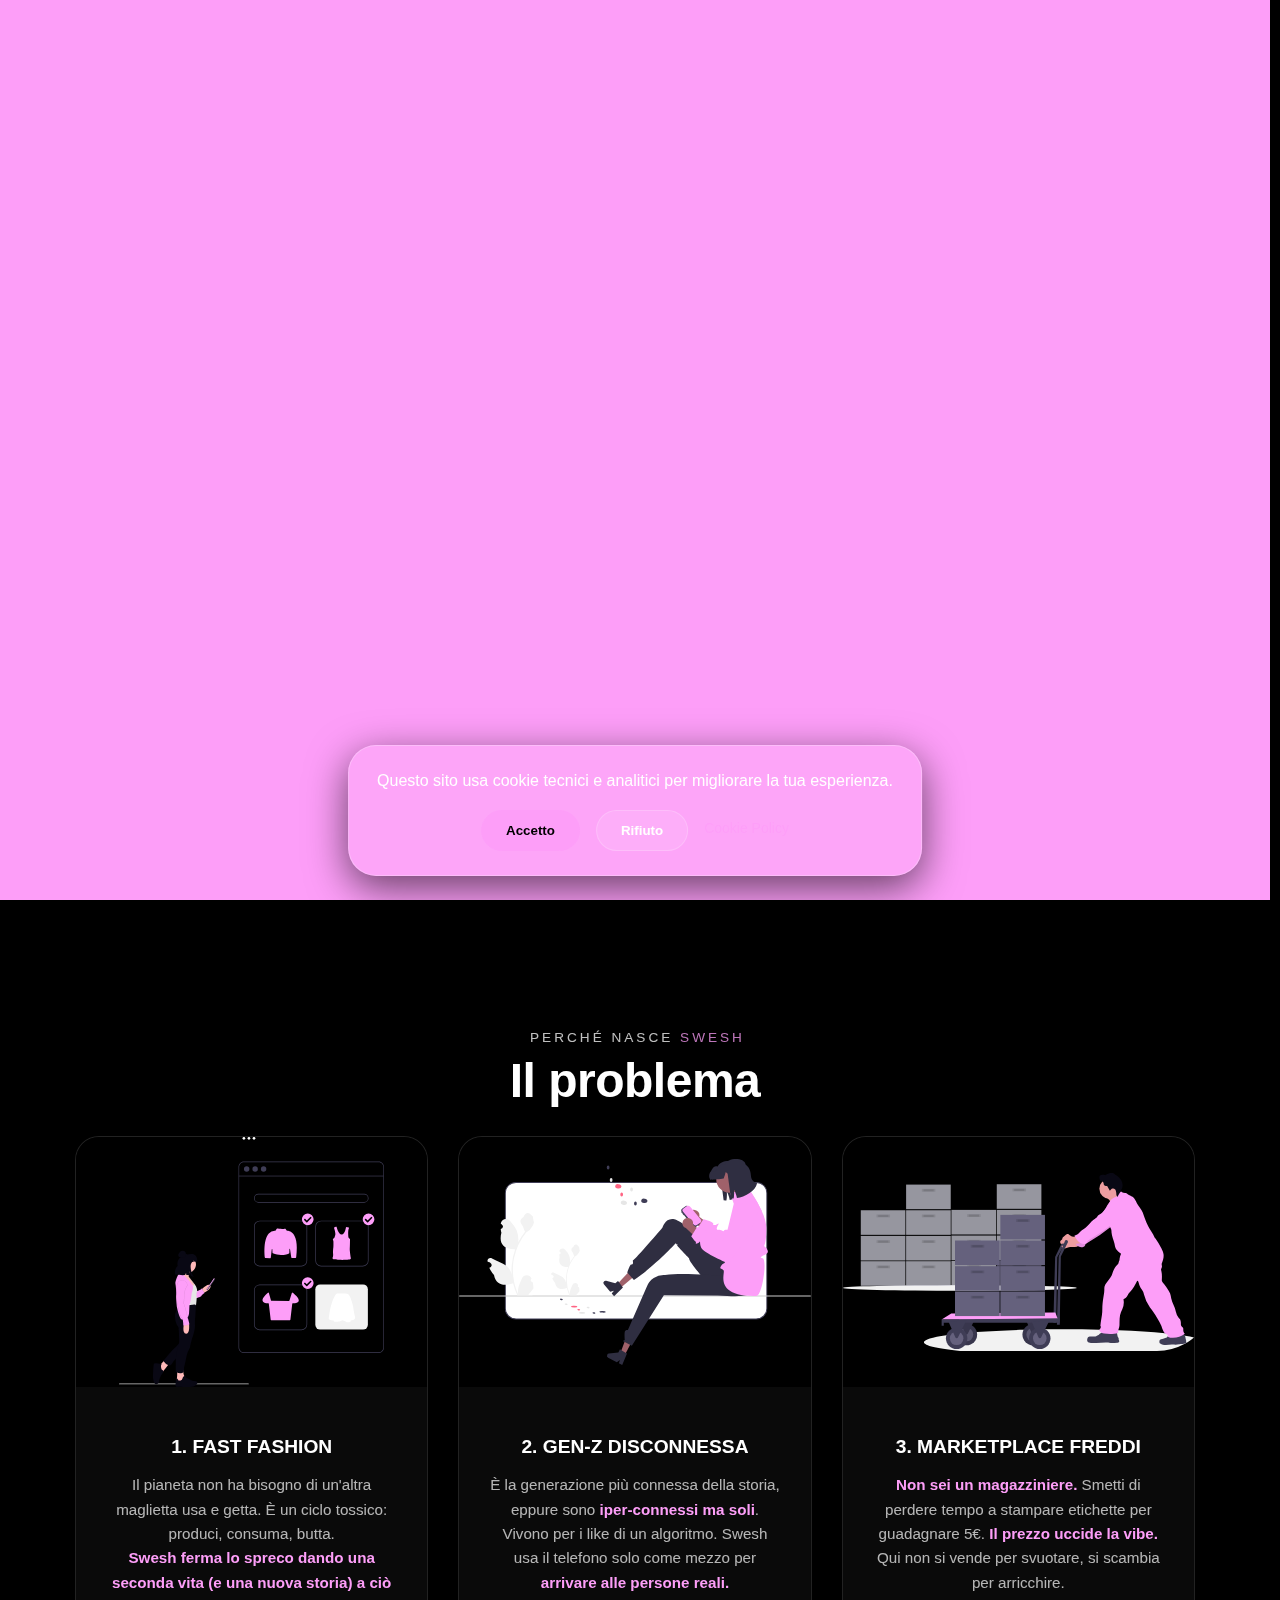
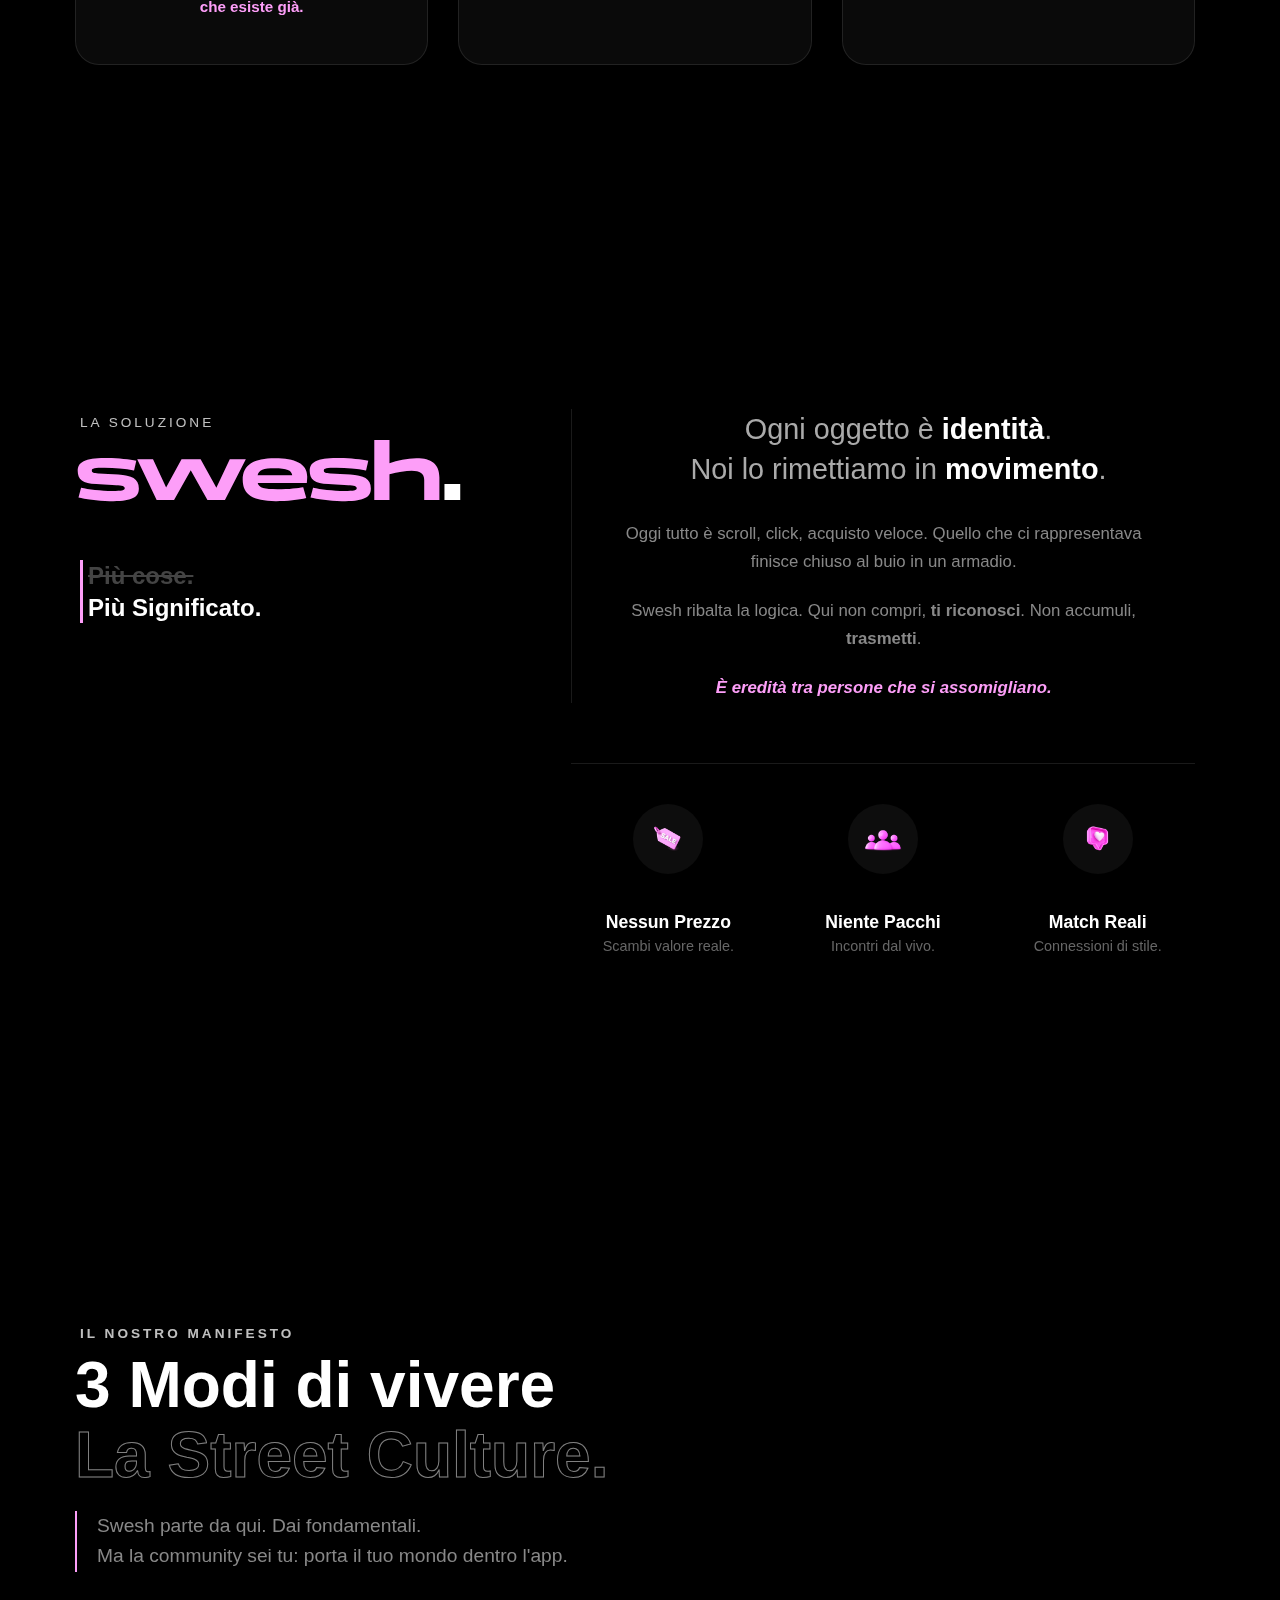
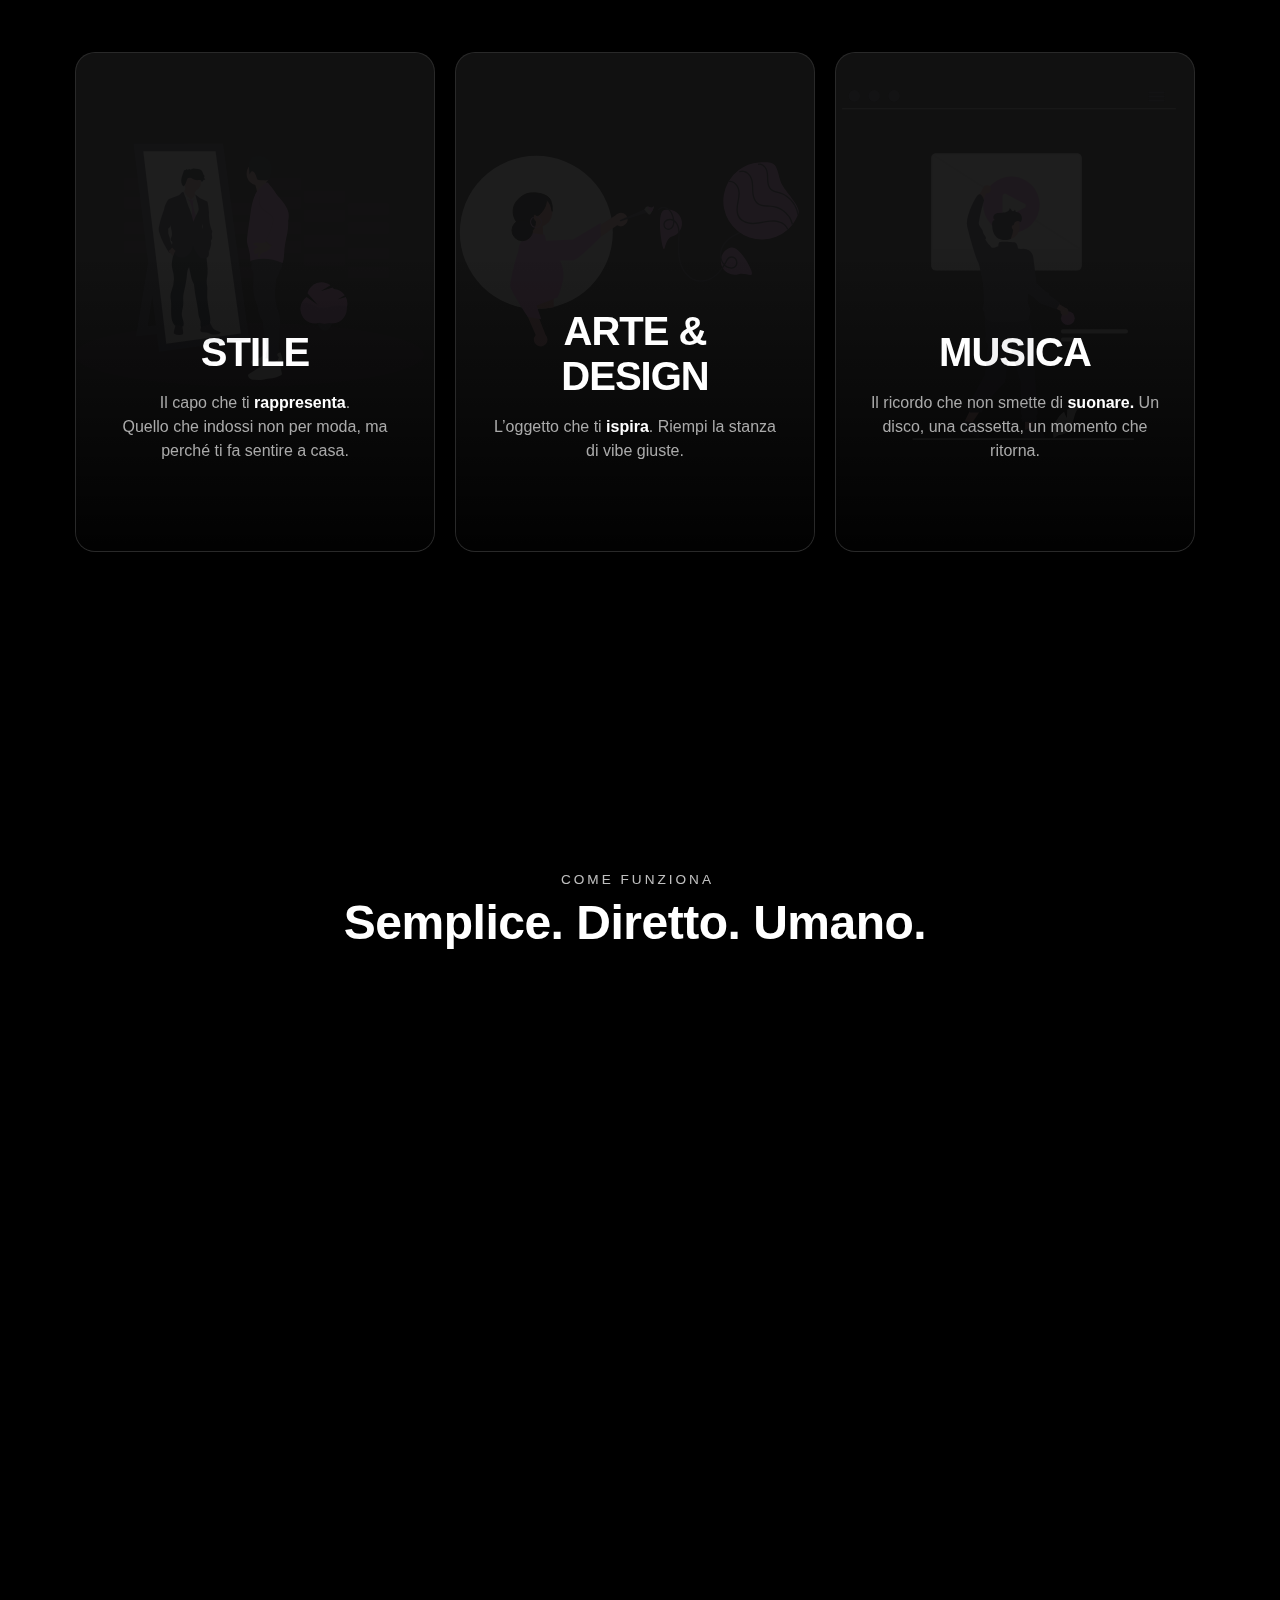
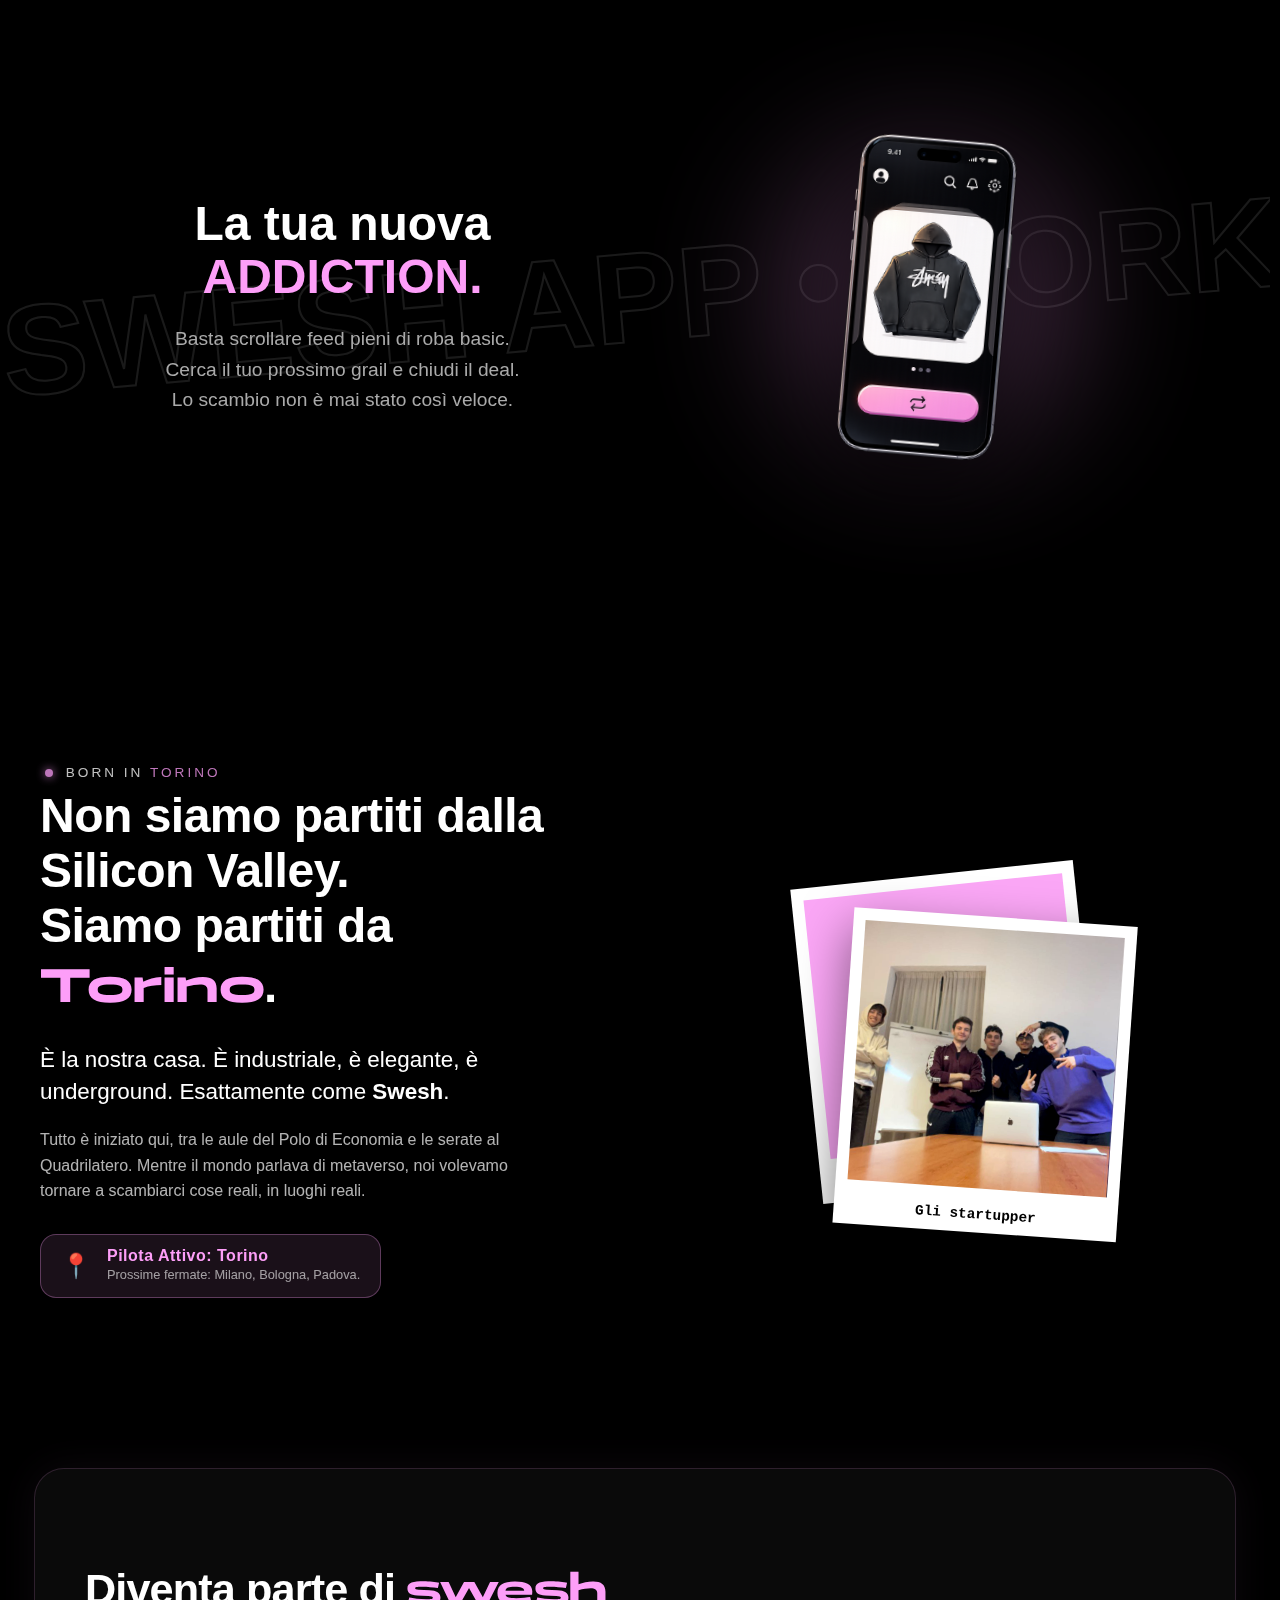
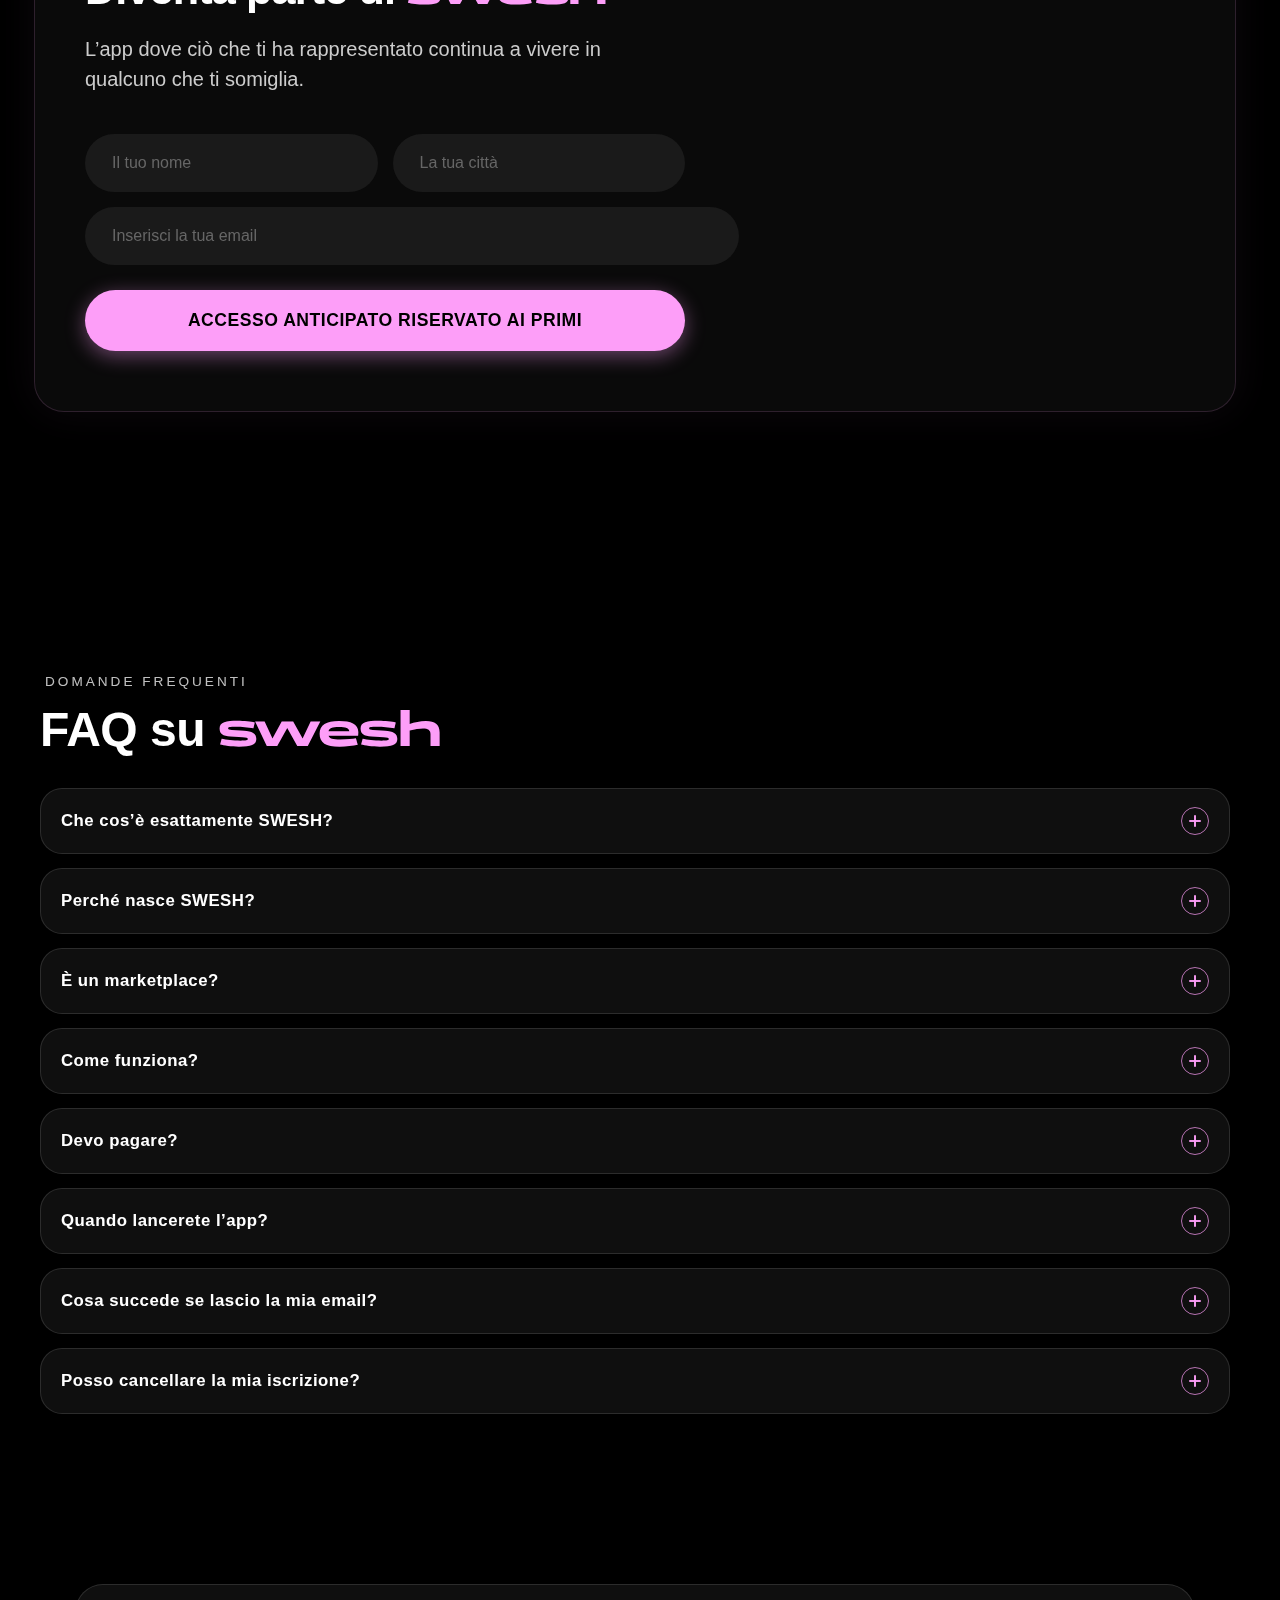
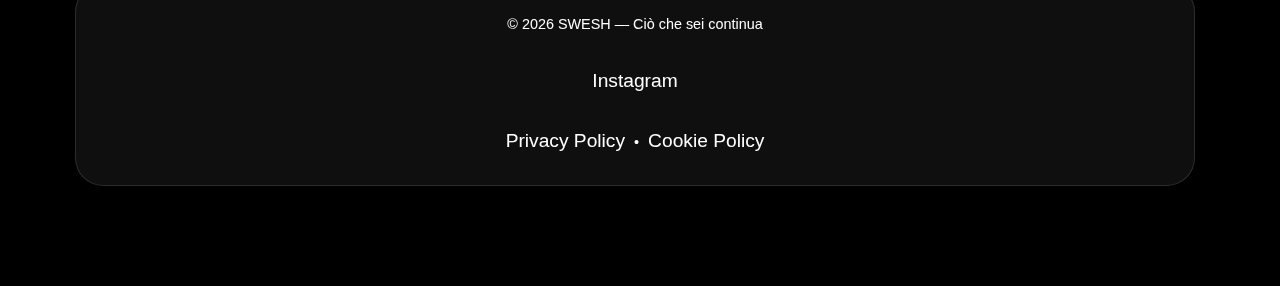
<file: index.html>
<!DOCTYPE html>
<html lang="it">
<head>
    <meta name="description" content="Swesh è la piattaforma gratuita per scambiare stile tra privati a Torino. Dai vita al tuo archivio: trova pezzi unici e condividi vibes con la community." />
    <meta name="robots" content="index, follow">
  <meta charset="UTF-8" />
  <link rel="shortcut icon" type="image/png" href="assets/img/swesh.png" />
  <link rel="icon" type="image/x-icon" href="/favicon.ico">
<link rel="icon" type="image/png" href="/favicon.ico">
<link rel="apple-touch-icon" href="/favicon.ico">
  <meta name="viewport" content="width=device-width, initial-scale=1.0" />
  <script type="text/javascript">
    (function(c,l,a,r,i,t,y){
        c[a]=c[a]||function(){(c[a].q=c[a].q||[]).push(arguments)};
        t=l.createElement(r);t.async=1;t.src="https://www.clarity.ms/tag/"+i;
        y=l.getElementsByTagName(r)[0];y.parentNode.insertBefore(t,y);
    })(window, document, "clarity", "script", "v3hey5j90l");
</script>

  <title>SWESH - Ciò che sei continua</title>

  <!-- Font preload -->
  <link rel="preload" href="assets/fonts/Panchang-Bold.otf" as="font" type="font/woff2" crossorigin>

  <!-- CSS principali -->
  <link rel="stylesheet" href="assets/css/style.css" />
  <link rel="stylesheet" href="https://cdnjs.cloudflare.com/ajax/libs/font-awesome/6.5.0/css/all.min.css">

  <!-- AOS -->
  <link rel="stylesheet" href="https://cdn.jsdelivr.net/npm/aos@2.3.4/dist/aos.css">

  <!-- SEO / Social -->
  <link rel="canonical" href="https://swesh.it/">
  <meta property="og:type" content="website">
  <meta property="og:url" content="https://swesh.it/">
  <meta property="og:title" content="SWESH – Ciò che sei , continua.">
  <meta property="og:description" content="La piattaforma per scambiare stile in modo smart.">
  <meta property="og:image" content="https://swesh.it/swesh-og.png">
  <meta property="og:image:width" content="1200">
  <meta property="og:image:height" content="630">

  <meta name="twitter:card" content="summary_large_image">
  <meta name="twitter:title" content="SWESH – Ciò che sei , continua.">
  <meta name="twitter:description" content="La piattaforma per scambiare stile in modo smart.">
  <meta name="twitter:image" content="https://swesh.it/swesh-og.png">

  <!-- STILI SPECIFICI DELLA PAGINA (puoi portarli in style.css quando vuoi) -->
  <style>
    :root{
      --brand:#fd9ef8;
      --bg:#000;
      --text:#fff;
      --card:rgba(255,255,255,.06);
      --ring:rgba(255,255,255,.12);
    }


    .serif{ font-family:"Playfair Display",serif; }

    .sw-sec{
      background:#000;
      color:#fff;
      padding:140px 0 120px;
      position:relative;
      overflow:hidden;
    }

    .sw-wrap{
      max-width:1200px;
      margin:0 auto;
      padding:0 40px;
    }

    .sw-eyebrow{
      text-transform:uppercase;
      letter-spacing:.14em;
      font-size:.8rem;
      opacity:.75;
      margin-bottom:8px;
    }

    .sw-h2{
      font-size: clamp(2.5rem, 4vw, 3rem);
      font-weight:800;
      letter-spacing:-.5px;
      margin:0 0 28px;
    }

    .sw-h3{
      font-size:1.25rem;
      margin:0 0 8px;
      font-weight:800;
      letter-spacing:-.2px;
    }

    .muted{ color:rgba(255,255,255,.8); }

    /* grid problemi */
    .sw-grid3{
      display:grid;
      gap:24px;
      grid-template-columns:repeat(3,1fr);
    }

    @media(max-width:900px){
      .sw-grid3{ grid-template-columns:1fr; }
    }

    .glass-card{
      position:relative;
      border:1px solid var(--ring);
      background: rgba(255,255,255,0.02);
      border-radius:24px;
      padding:24px;
      backdrop-filter: blur(12px) saturate(140%);
      transform: translateY(24px) scale(.98);
      opacity:0;
      filter:blur(4px);
      transition:
        opacity .8s cubic-bezier(.16,1,.3,1),
        transform .8s cubic-bezier(.16,1,.3,1),
        filter .8s;
    }

    .glass-card.show{
      opacity:1;
      transform:translateY(0) scale(1);
      filter:blur(0);
      transition-delay: var(--delay, 0ms);
    }

    .glass-card:hover{
      transform: translateY(-6px);
      border-color: rgba(253,158,248,.35);
      box-shadow: 0 18px 60px rgba(253,158,248,.18);
    }

    .problem-card{                 /* usa la tua classe della card, se diversa cambia nome */
  display: flex;
  flex-direction: column;
}

.illu{
  height: 210px;               /* prova 190–230px finché ti piace */
  display:flex;
  justify-content:center;
  align-items:flex-end;        /* oppure center */
  margin-bottom:12px;
}

.illu img{
  max-height: 100%;
  width: auto;                 /* IMPORTANT: non fisso a 250px */
  max-width: 250px;
  object-fit: contain;
  filter: drop-shadow(0 10px 28px rgba(253,158,248,.25));
}

    .sw-list li{ line-height:1.5; }
    .sw-list li::marker {
  color: #fd9ef8;
}

    

    /* Come funziona */
    .steps{
      display:grid;
      gap:24px;
      grid-template-columns:repeat(3,1fr);
    }

    @media(max-width:980px){
      .steps{ grid-template-columns:1fr; }
    }

    /* 1. Modifica la tua classe base .step-card così: */
.step-card {
  border: 1px solid rgba(255, 255, 255, 0.1);
  background: rgba(255, 255, 255, 0.02);
  border-radius: 24px;
  padding: 48px;
  backdrop-filter: blur(12px);
  
  /* Animazione base (ingresso + hover) gestita con una riga sola */
  transition: all 0.4s ease-out;
  
  /* Stato iniziale (invisibile) */
  opacity: 0;
  transform: translateY(20px);
}

/* 2. Mantieni questa per far apparire le card (javascript) */
.step-card.show {
  opacity: 1;
  transform: translateY(0);
}

/* 3. L'effetto HOVER (Semplice e Pulito) */
.step-card:hover {
  border-color: #fd9ef8; /* Bordo Rosa */
  box-shadow: 0 0 25px rgba(253, 158, 248, 0.3); /* Bagliore diffuso */
  transform: translateY(-10px); /* Sale verso l'alto */
}

.step-illu{
  height: 190px;              /* scegli un valore che ti torna visivamente */
  display: flex;
  justify-content: center;
  align-items: flex-end;      /* <- IMPORTANT: tutte le immagini “a pavimento” */
  margin-bottom: 10px;
}

.step-illu img{
  max-height: 100%;
  width: auto;
  max-width: 100%;
  object-fit: contain;
  filter: drop-shadow(0 12px 32px rgba(253,158,248,.25));
}

/* per evitare differenze dovute ai margini default degli h3 */
.step-card .sw-h3{
  margin: 0 0 10px;
}

    /* 3 punti – versione clean elegante */
    

    /* Footer pill */
    .swesh-footer{
      background:#000;
      padding:40px 20px 80px;
    }

    .swesh-footer-pill{
      max-width:1100px;
      margin:0 auto;
      padding:14px 22px;
      border-radius:9999px;

      background: rgba(255,255,255,0.05);
      border: 1px solid rgba(255,255,255,0.10);
      backdrop-filter: blur(10px);

      text-align:center;
      color: rgba(255,255,255,0.85);
      font-size: 0.95rem;
      line-height: 1.6;

      box-shadow:
        inset 0 0 0 1px rgba(255,255,255,0.06),
        0 2px 10px rgba(0,0,0,0.35);
    }

    .swesh-footer-pill p{ margin:0; }

    @media (max-width: 560px){
      .swesh-footer{ padding:30px 16px 60px; }
      .swesh-footer-pill{ padding:12px 18px; font-size:0.9rem; }
    }

    .panel{
      border-radius:28px;
      padding:28px;
      background:var(--card);
      border:1px solid var(--ring);
      backdrop-filter:saturate(140%) blur(10px);
    }

    .container{
      max-width:1120px;
      margin-inline:auto;
      padding-inline:24px;
    }




    /* ============================
       TWEAK RESPONSIVE INDEX
       ============================ */

    @media (max-width: 768px) {
      .sw-sec {
        padding: 96px 0 80px;
      }

      .sw-wrap {
        padding: 0 20px;
      }

      .solu-grid {
        gap: 32px;
      }
    }

    @media (max-width: 480px) {
      .sw-sec {
        padding: 80px 0 64px;
      }

      .sw-h2 {
        font-size: 1.6rem;
      }

      .sw-h3 {
        font-size: 1.05rem;
      }

      .swesh-footer-pill {
        border-radius: 24px;
      }
    }



      /* =========================
   FAQ ACCORDION
   ========================= */
.faq-list{
  display:flex;
  flex-direction:column;
  gap:14px;
  margin-top:24px;
}

.faq-item{
  border-radius:22px;
  background:var(--card);
  border:1px solid var(--ring);
  backdrop-filter: blur(10px) saturate(140%);
  overflow:hidden;
  transition:
    border-color .25s ease,
    box-shadow .25s ease,
    transform .25s ease;
}

.faq-item:hover{
  transform:translateY(-2px);
  border-color:rgba(253,158,248,.45);
  box-shadow:0 16px 40px rgba(253,158,248,.18);
}

/* HEADER FAQ (DOMANDA) */
.faq-question{
  width:100%;
  padding:18px 20px;
  display:flex;
  align-items:center;
  justify-content:space-between;
  gap:12px;
  background:transparent;
  border:none;
  outline:none;
  cursor:pointer;
  color:var(--text);
  text-align:left;
}

.faq-question h3.sw-h3{
  margin:0;
  font-size:1.05rem;
}

/* ICONE + / - */
.faq-toggle{
  flex-shrink:0;
  width:26px;
  height:26px;
  border-radius:999px;
  border:1px solid rgba(253,158,248,.7);
  position:relative;
  display:flex;
  align-items:center;
  justify-content:center;
  transition:
    transform .25s cubic-bezier(.16,1,.3,1),
    background .25s ease,
    box-shadow .25s ease;
}

.faq-toggle::before,
.faq-toggle::after{
  content:"";
  position:absolute;
  border-radius:999px;
  background:rgba(253,158,248,.95);
  transition:opacity .2s ease, transform .2s ease;
}

/* linea orizzontale */
.faq-toggle::before{
  width:12px;
  height:2px;
}

/* linea verticale (per fare il +) */
.faq-toggle::after{
  width:2px;
  height:12px;
}

/* stato aperto */
.faq-item.active .faq-toggle{
  background:rgba(253,158,248,.16);
  box-shadow:0 0 22px rgba(253,158,248,.45);
}

/* quando è aperto, la linea verticale sparisce -> diventa "-" */
.faq-item.active .faq-toggle::after{
  opacity:0;
  transform:scale(.3);
}

/* RISPOSTA (contenuto che si apre) */
.faq-answer{
  max-height:0;
  overflow:hidden;
  padding:0 20px;
  opacity:0;
  transform:translateY(-4px);
  transition:
    max-height .32s cubic-bezier(.16,1,.3,1),
    opacity .22s ease,
    transform .22s ease,
    padding-top .22s ease,
    padding-bottom .22s ease;
}

.faq-answer p{
  margin-top:0;
  margin-bottom:12px;
}

/* stato aperto: animazione */
.faq-item.active .faq-answer{
  max-height:420px;           /* abbastanza per tutti i paragrafi */
  opacity:1;
  transform:translateY(0);
  padding-bottom:16px;
}

/* RESPONSIVE FAQ */
@media (max-width: 768px){
  .faq-question{
    padding:16px 16px;
  }

  .faq-answer{
    padding:0 16px;
  }

  .faq-question h3.sw-h3{
    font-size:0.98rem;
  }
}

@media (max-width: 480px){
  .faq-question{
    gap:8px;
  }

  .faq-toggle{
    width:24px;
    height:24px;
  }
}
.swesh-highlight{
  color:#fd9ef8;
  font-family: "Panchang-Bold";
  font-weight: 800; /* opzionale, puoi toglierlo se il woff2 è already bold */
  letter-spacing:-0.5px;
}
/* Mobile hero */
@media (max-width: 768px) {
  .hero {
    padding: 305px 20px;
  }

  .hero h1 {
    font-size: 75px;
  }

  .hero h2 {
    font-size: 20px;
  }

  .hero p {
    font-size: 16px;
  }

  .cta-button {
    font-size: 14px;
    padding: 12px 28px;
  }
}





































/* ============================================
   TORINO & SOCIAL PROOF STYLES
   ============================================ */

/* --- Layout Torino --- */
.torino-layout {
  display: grid;
  grid-template-columns: 1fr 1fr;
  gap: 60px;
  align-items: center;
}

.lead-text {
  font-size: 1.4rem;
  line-height: 1.4;
  margin-bottom: 20px;
  color: #fff;
}

.story-text {
  font-size: 1rem;
  line-height: 1.6;
  color: rgba(255,255,255,0.7);
  margin-bottom: 30px;
  max-width: 480px;
}

/* Badge Torino */
.torino-badge {
  display: inline-flex;
  align-items: center;
  gap: 16px;
  padding: 12px 20px;
  background: rgba(253,158,248,0.1);
  border: 1px solid rgba(253,158,248,0.3);
  border-radius: 16px;
  backdrop-filter: blur(10px);
}

.badge-icon {
  font-size: 24px;
}

.badge-text strong {
  color: #fd9ef8;
  font-family: 'Intro', sans-serif;
  letter-spacing: 0.5px;
}
.badge-text .muted {
  font-size: 0.8rem;
  color: rgba(255,255,255,0.6);
}

/* Dot pulsante "Live" */
.dot-live {
  display: inline-block;
  width: 8px;
  height: 8px;
  background-color: #fd9ef8;
  border-radius: 50%;
  margin-right: 6px;
  box-shadow: 0 0 10px #fd9ef8;
  animation: pulseLive 2s infinite;
}

@keyframes pulseLive {
  0% { transform: scale(0.95); box-shadow: 0 0 0 0 rgba(253, 158, 248, 0.7); }
  70% { transform: scale(1); box-shadow: 0 0 0 10px rgba(253, 158, 248, 0); }
  100% { transform: scale(0.95); box-shadow: 0 0 0 0 rgba(253, 158, 248, 0); }
}

/* --- Visual Polaroid --- */
.torino-visual {
  position: relative;
  height: 400px;
  display: flex;
  justify-content: center;
  align-items: center;
}

.polaroid {
  position: absolute;
  background: #fff;
  padding: 12px 12px 40px 12px;
  box-shadow: 0 20px 50px rgba(0,0,0,0.5);
  transform: rotate(-6deg);
  transition: transform 0.4s ease;
  width: 260px;
  z-index: 1;
}

.polaroid img {
  width: 100%;
  aspect-ratio: 1/1;
  object-fit: cover;
  filter: grayscale(20%) contrast(1.1); /* Effetto vintage */
}

.polaroid span {
  position: absolute;
  bottom: 10px;
  left: 0;
  width: 100%;
  text-align: center;
  font-family: 'Courier New', monospace; /* Font stile macchina da scrivere */
  color: #000;
  font-weight: bold;
  font-size: 0.9rem;
}

.polaroid.p-2 {
  transform: rotate(4deg) translate(40px, 40px);
  z-index: 2;
}

.torino-visual:hover .polaroid.p-1 { transform: rotate(-12deg) translate(-20px, 0); }
.torino-visual:hover .polaroid.p-2 { transform: rotate(8deg) translate(50px, 20px); }

/* --- Proof Grid --- */
.proof-grid {
  display: grid;
  grid-template-columns: repeat(4, 1fr);
  gap: 24px;
  margin-top: 50px;
}

.proof-card {
  background: rgba(255,255,255,0.03);
  border: 1px solid rgba(255,255,255,0.1);
  border-radius: 20px;
  padding: 24px;
  display: flex;
  flex-direction: column;
  justify-content: space-between;
  min-height: 220px;
  transition: transform 0.3s ease, border-color 0.3s ease;
}

.proof-card:hover {
  transform: translateY(-5px);
  border-color: rgba(253,158,248,0.4);
}

/* Card in evidenza (Numeri) */
.proof-card.highlight {
  background: linear-gradient(145deg, rgba(253,158,248,0.1), rgba(0,0,0,0));
  border-color: rgba(253,158,248,0.3);
}

.proof-number {
  font-family: 'PPGatwick-Bold';
  font-size: 3.5rem;
  color: #fd9ef8;
  line-height: 1;
  margin-bottom: 10px;
}

.proof-label {
  font-family: 'Intro';
  font-size: 1.1rem;
  margin-bottom: 8px;
}

.proof-desc {
  font-size: 0.9rem;
  opacity: 0.7;
}

/* Card Testimonial */
.user-profile {
  display: flex;
  align-items: center;
  gap: 12px;
  margin-bottom: 16px;
}

.avatar-circle {
  width: 40px;
  height: 40px;
  background: #fd9ef8;
  color: #000;
  border-radius: 50%;
  display: flex;
  align-items: center;
  justify-content: center;
  font-weight: bold;
  font-family: 'PPGatwick-Bold';
}

.user-role {
  display: block;
  font-size: 0.75rem;
  color: #fd9ef8;
  text-transform: uppercase;
  letter-spacing: 0.05em;
}

.quote {
  font-style: italic;
  font-size: 0.95rem;
  opacity: 0.85;
  line-height: 1.5;
}

/* Card CTA finale */
.proof-card.cta-proof {
  background: #fd9ef8;
  color: #000;
  align-items: center;
  justify-content: center;
  text-align: center;
  text-decoration: none;
  border: none;
}

.proof-card.cta-proof:hover {
  transform: scale(1.05);
  box-shadow: 0 0 30px rgba(253,158,248,0.4);
}

.icon-plus {
  font-size: 4rem;
  font-weight: 300;
  line-height: 0.8;
}

.proof-card.cta-proof h3 {
  font-family: 'Intro';
  font-size: 1.4rem;
  margin: 10px 0 5px;
}

/* --- Responsive --- */
@media (max-width: 900px) {
  .torino-layout {
    grid-template-columns: 1fr;
    gap: 40px;
  }
  
  .torino-visual {
    height: 300px;
    margin-top: 20px;
  }
  
  .proof-grid {
    grid-template-columns: 1fr; /* Una colonna su mobile */
  }
  
  .proof-card {
    min-height: auto;
  }
}












/* --- COLORI SWESH --- */
:root {
  --swesh-pink: #fd9ef8;
  --swesh-bg-dark: #0a0a0a;
  --swesh-input-bg: #1a1a1a;
}

/* Utility classes */
.text-pink { color: var(--swesh-pink); }
.fw-bold { font-weight: 800; }

/* --- SEZIONE PRINCIPALE --- */
.swesh-waitlist {
  background-color: var(--swesh-bg-dark);
  /* Aggiunge un sottile bagliore rosa ai bordi della sezione */
  border: 1px solid rgba(253, 158, 248, 0.15);
  box-shadow: 0 0 40px rgba(253, 158, 248, 0.05);
  border-radius: 30px;
  padding: 60px 50px;
  display: flex;
  align-items: center;
  justify-content: space-between;
  gap: 50px;
  max-width: 1100px;
  margin: 50px auto; /* Centra la sezione */
  overflow: hidden;
}

.notify-content {
  flex: 1;
  max-width: 600px;
}

/* --- TIPOGRAFIA --- */
.swesh-title {
  font-size: 2.7rem;
  font-weight: 900;
  color: #ffffff;
  line-height: 1.1;
  margin-bottom: 20px;
  letter-spacing: -0.02em;
}

.swesh-subtitle {
  font-size: 1.25rem;
  color: #cccccc;
  line-height: 1.5;
  margin-bottom: 40px;
}

/* --- FORM STYLING --- */
.form-row-pills {
  display: flex;
  gap: 15px;
  width: 100%;
  margin-bottom: 15px;
}

.form-row-pills .input-pill {
    flex: 1;
    min-width: 0;
}

.swesh-input {
  background-color: var(--swesh-input-bg);
  border: 2px solid transparent;
  color: #ffffff;
  padding: 18px 25px;
  border-radius: 50px; /* Pillola estrema */
  font-size: 1rem;
  outline: none;
  transition: all 0.3s ease;
  font-family: inherit;
}

.swesh-input.full-width {
    width: 100%;
    margin-bottom: 25px;
}

.swesh-input::placeholder {
  color: #666666;
}

/* Effetto Focus Neon */
.swesh-input:focus {
  border-color: var(--swesh-pink);
  background-color: #000;
  box-shadow: 0 0 15px rgba(253, 158, 248, 0.3);
}

/* --- BOTTONE SWESH --- */
.swesh-button {
  width: 100%;
  background-color: var(--swesh-pink);
  color: #000000;
  font-weight: 800;
  text-transform: uppercase;
  padding: 20px 30px;
  border-radius: 50px;
  border: none;
  font-size: 1.1rem;
  cursor: pointer;
  transition: all 0.3s ease;
  box-shadow: 0 5px 20px rgba(253, 158, 248, 0.4);
  letter-spacing: 0.5px;
}

.swesh-button:hover {
  background-color: #ffb6fc; /* Rosa leggermente più chiaro */
  transform: translateY(-3px);
  box-shadow: 0 10px 30px rgba(253, 158, 248, 0.6);
}

/* --- IMMAGINE E ANIMAZIONE --- */
.notify-image {
    flex-shrink: 0;
}

.notify-image img {
    max-width: 100%;
    height: auto;
    display: block;
}



@keyframes floatAnimation {
    0%, 100% { transform: translateY(0px); }
    50% { transform: translateY(-20px); }
}

/* --- RESPONSIVE --- */
@media (max-width: 968px) {
  .swesh-waitlist {
    flex-direction: column;
    text-align: center;
    padding: 40px 30px;
  }

  .swesh-title { font-size: 2.5rem; }

  .form-row-pills {
      flex-direction: column;
  }

  .notify-image {
    margin-top: 40px;
    order: -1; /* Decommenta se vuoi il razzo sopra il testo su mobile */
  }
    .notify-image img {
        max-width: 250px;
        margin: 0 auto;
    }
}





/* --- SEZIONE CARDS PROBLEMA --- */
.problem-cards-section {
  padding: 80px 0;
  background-color: #000;
  color: #fff;
}

.section-header {
  margin-bottom: 60px;
  text-align: center; /* Titolo centrato */
}

.section-title {
  font-size: 3.5rem;
  font-weight: 900;
  color: #fff;
  margin-top: 10px;
  line-height: 1;
}

.sw-pill-simple {
  color: #fd9ef8;
  font-size: 0.8rem;
  font-weight: 700;
  letter-spacing: 2px;
  text-transform: uppercase;
  display: inline-block;
}

/* GRIGLIA */
.cards-grid {
  display: grid;
  grid-template-columns: repeat(3, 1fr); /* 3 colonne uguali */
  gap: 30px;
}

/* STILE CARD SWESH */
.sw-card {
  background: #0a0a0a; /* Grigio scurissimo, quasi nero */
  border: 1px solid rgba(255, 255, 255, 0.1); /* Bordo sottile grigio */
  border-radius: 24px; /* Angoli molto arrotondati */
  overflow: hidden; /* Per tenere l'immagine dentro i bordi curvi */
  transition: all 0.4s ease;
  display: flex;
  flex-direction: column;
}

/* Effetto Hover (Magia Swesh) */
.sw-card:hover {
  transform: translateY(-10px); /* Sale verso l'alto */
  border-color: #fd9ef8; /* Bordo diventa rosa */
  box-shadow: 0 10px 40px rgba(253, 158, 248, 0.15); /* Ombra rosa soffusa */
}

/* CONTENITORE IMMAGINE */
.card-img-container {
  width: 100%;
  height: 250px; /* Ho aumentato leggermente l'altezza per dare più spazio */
  background-color: #000; /* Sfondo nero per riempire lo spazio vuoto se l'immagine è stretta */
  position: relative;
  display: flex;          /* AGGIUNTO: Per centrare l'immagine */
  align-items: center;    /* AGGIUNTO: Centra verticalmente */
  justify-content: center;/* AGGIUNTO: Centra orizzontalmente */
  overflow: hidden;
}

.card-img {
  width: 100%;
  height: 100%;
  /* LA MODIFICA FONDAMENTALE È QUI SOTTO: */
  object-fit: contain; /* <--- CAMBIA QUESTO! Prima era 'cover' */
  display: block;
}

/* CORPO DEL TESTO */
.card-body {
  padding: 30px;
  flex-grow: 1; /* Assicura che le card abbiano stessa altezza */
}

.card-title {
  font-size: 1.2rem;
  font-weight: 800;
  margin-bottom: 15px;
  color: #fff;
  text-transform: uppercase;
}

.card-text {
  font-size: 0.95rem;
  line-height: 1.6;
  color: rgba(255, 255, 255, 0.7);
}

.highlight {
  color: #fd9ef8;
  font-weight: 600;
}

/* RESPONSIVE */
@media (max-width: 968px) {
  .cards-grid {
    grid-template-columns: 1fr; /* Una colonna su mobile */
    max-width: 400px;
    margin: 0 auto;
  }
  
  .section-title {
    font-size: 2.5rem;
  }
}




/* --- NAVBAR STRUTTURA --- */
/* --- 1. STILI BASE (Comuni) --- */
/* --- STILI BASE --- */
.swesh-navbar {
  position: fixed;
  top: 0; left: 0; width: 100%;
  z-index: 9999;
  background: #000;
  backdrop-filter: blur(12px);
  -webkit-backdrop-filter: blur(12px);
  border-bottom: 1px solid rgba(255, 255, 255, 0.05);
  padding: 15px 0;
}

.nav-container {
  display: flex;
  justify-content: space-between;
  align-items: center;
  padding: 0 30px;
  position: relative;
  z-index: 10001;
}

.logo-img { height: 50px !important; width: auto !important; display: block; transform: scale(1.6); transform-origin: left center; position: relative;
  z-index: 10; }
@media (max-width: 768px) {
  .logo-img {
    height: 50px !important; /* Un po' più piccola base */
    transform: scale(1.6);     /* Niente zoom esagerato su mobile */
  }
}
/* --- DESKTOP --- */
.nav-desktop { display: flex; align-items: center; gap: 30px; }
.vision-link { color: #fff; text-decoration: none; font-weight: 700; font-size: 0.9rem; text-transform: uppercase; letter-spacing: 1px; font-family: sans-serif; transition: 0.3s; }
.vision-link:hover { color: #fd9ef8; text-shadow: 0 0 15px rgba(253, 158, 248, 0.5); }
.swesh-btn-small { background-color: #fd9ef8; color: #000; font-weight: 800; text-decoration: none; padding: 10px 24px; border-radius: 50px; text-transform: uppercase; font-size: 0.85rem; transition: transform 0.2s; display: inline-block; }
.swesh-btn-small:hover { transform: scale(1.05); background-color: #fff; }

/* --- MOBILE HIDDEN ELEMENTS --- */
.hamburger-btn { display: none; }
.mobile-menu-overlay { display: none; }

/* --- MEDIA QUERY (MOBILE) --- */
@media (max-width: 768px) {
  .nav-desktop { display: none !important; }
  
  .hamburger-btn {
    display: flex; background: none; border: none; cursor: pointer;
    width: 40px; height: 40px; flex-direction: column; justify-content: center; align-items: flex-end; gap: 6px; z-index: 10001;
  }
  .bar { width: 30px; height: 2px; background-color: #fff; transition: 0.4s; border-radius: 2px; }
  .bar.mid { width: 20px; }
  
  .hamburger-btn.is-active .bar.top { transform: translateY(8px) rotate(45deg); width: 30px; }
  .hamburger-btn.is-active .bar.mid { opacity: 0; width: 0; }
  .hamburger-btn.is-active .bar.bot { transform: translateY(-8px) rotate(-45deg); width: 30px; }

  .mobile-menu-overlay {
    display: flex; position: fixed; top: 0; left: 0; width: 100%; height: 100vh;
    background: #000; justify-content: center; align-items: center; z-index: 10000;
    opacity: 0; visibility: hidden; pointer-events: none; transition: all 0.4s ease;
  }
  .mobile-menu-overlay.is-active { opacity: 1; visibility: visible; pointer-events: all; }
  
  .mobile-links { display: flex; flex-direction: column; align-items: center; gap: 30px; }
  .mobile-link { font-size: 2rem; color: #fff; text-decoration: none; font-weight: 800; text-transform: uppercase; }
  .mobile-cta { background: #fd9ef8; color: #000; padding: 15px 40px; border-radius: 50px; font-weight: 800; text-transform: uppercase; text-decoration: none; }
}
/* --- FIX OVERLAY Z-INDEX --- */
.overlay {
  z-index: 20000 !important; /* Deve essere più alto della navbar (che è 9999) */
  position: fixed; /* Assicuriamoci che sia fisso */
  top: 0; left: 0; width: 100%; height: 100vh;
  pointer-events: none; /* Lascia cliccare sotto quando non è attivo */
}

/* Aggiorniamo la classe attiva del menu per combaciare con il tuo script (.active invece di .is-active) */
.mobile-menu-overlay.active {
  opacity: 1; visibility: visible; pointer-events: all;
}

.hamburger-btn.active .bar.top { transform: translateY(8px) rotate(45deg); width: 30px; }
.hamburger-btn.active .bar.mid { opacity: 0; width: 0; }
.hamburger-btn.active .bar.bot { transform: translateY(-8px) rotate(-45deg); width: 30px; }


/* L'animazione Rosa: Il livello più alto in assoluto */
.overlay {
  z-index: 20000 !important; 
}

/* Il Menu Hamburger: Alto, ma SOTTO l'animazione */
.mobile-menu-overlay {
  z-index: 9998; 
}

/* La Navbar: Sotto al menu */
.swesh-navbar {
  z-index: 9990;
}



#cc {
  /* Questo crea uno spazio invisibile sopra la sezione quando ci arrivi tramite link */
  /* Regolalo in base all'altezza della tua navbar (es. 80px o 100px) */
  scroll-margin-top: 100px; 
}
































/* --- SEZIONE SOLUZIONE GENERALE --- */
/* --- SEZIONE SOLUZIONE GENERALE --- */
/* --- SEZIONE SOLUZIONE (Generale) --- */
/* --- SEZIONE SOLUZIONE (Layout Editoriale) --- */
/* --- SEZIONE SOLUZIONE (Layout Editoriale Pulito) --- */
.sw-sec.soluzione {
  background-color: #000;
  color: #fff;
  padding: 120px 0;
  
}

.editorial-grid {
  display: grid;
  grid-template-columns: 0.8fr 1.2fr; /* Colonna SX più stretta, DX più larga */
  gap: 80px;
  align-items: start;
}

/* --- COLONNA SINISTRA (Brand) --- */
.brand-column {
  position: sticky;
  top: 100px;
  display: flex;
  flex-direction: column;
  align-items: flex-start; /* Forza allineamento a SINISTRA */
  text-align: left;
}

/* Header Compresso */
.brand-header {
  display: flex;
  flex-direction: column;
  align-items: flex-start;
}

.sw-eyebrow {
  font-size: 0.85rem;
  text-transform: uppercase;
  letter-spacing: 3px;
  margin-bottom: 8px; /* AVVICINA AL TITOLO (Valore negativo) */
  margin-left: 5px; /* Piccolo offset per allinearlo otticamente alla S gigante */
  display: block;
  
}

.brand-title {
  font-family: 'Panchang-Bold', sans-serif;
  font-size: clamp(5rem, 6vw, 8rem);
  line-height: 0.85; /* Molto compatto */
  font-weight: 900;
  color: #fd9ef8;
  margin-top: 0;
  margin-bottom: 30px;
  letter-spacing: -3px;
}

.dot { color: #fff; }

.brand-subtitle {
  font-size: 1.5rem;
  line-height: 1.3;
  font-weight: 600;
  padding-left: 5px;
  border-left: 3px solid #fd9ef8; /* Dettaglio grafico rosa */
  margin-left: 5px;
}

.faded { color: #444; text-decoration: line-through; }
.pink { color: #fff; }

/* --- COLONNA DESTRA (Contenuto) --- */
.content-column {
  padding-top: 15px; /* Allinea visivamente l'inizio del testo col titolo a sx */
}

/* Blocco Testo "Giustificato" Visivamente */
.manifesto-block {
  margin-bottom: 60px;
  border-left: 1px solid rgba(255,255,255,0.1); /* Linea guida sinistra */
  padding-left: 30px; /* Spazio dal bordo */
}

.lead-statement {
  font-size: 1.8rem;
  line-height: 1.4;
  color: #aaa;
  margin-bottom: 30px;
  font-weight: 400;
}

.text-white { color: #fff; font-weight: 700; }

.text-body p {
  font-size: 1.05rem;
  color: #888;
  line-height: 1.7; /* Buona leggibilità */
  margin-bottom: 20px;
  max-width: 95%; /* Evita righe troppo lunghe */
}

.signature {
  color: #fd9ef8 !important;
  font-style: italic;
  font-weight: 600;
  margin-top: 10px;
}

/* --- GRIGLIA VALORI (Orizzontale) --- */
.values-row {
  display: grid;
  grid-template-columns: repeat(3, 1fr); /* 3 Colonne uguali */
  gap: 20px;
  border-top: 1px solid rgba(255,255,255,0.1); /* Linea separatrice sopra */
  padding-top: 40px;
}

.value-box {
  display: flex;
  flex-direction: column;
  align-items: center; /* Centra icone e testo */
  text-align: center;
}

.value-icon {
  width: 70px;
  height: 70px;
  background: rgba(255,255,255,0.05);
  border-radius: 50%;
  display: flex;
  align-items: center;
  justify-content: center;
  margin-bottom: 15px;
  transition: transform 0.3s;
}

.value-box:hover .value-icon {
  background: rgba(253, 158, 248, 0.2);
  transform: scale(1.1);
}

.value-icon img {
  width: 55px;
  height: auto;
}

.value-box h4 {
  font-size: 1.1rem;
  color: #fff;
  margin-bottom: 5px;
  font-weight: 700;
}

.value-box p {
  font-size: 0.9rem;
  color: #666;
  margin: 0;
}

/* --- MOBILE RESPONSIVE --- */
@media (max-width: 992px) {
  .editorial-grid {
    grid-template-columns: 1fr; /* Una colonna */
    gap: 50px;
  }
  
  .brand-column {
    position: static;
    margin-bottom: 20px;
  }
  
  .brand-title { font-size: 5rem; }
  
  .manifesto-block {
    border-left: none; /* Rimuovi bordo su mobile per pulizia */
    padding-left: 0;
  }
  
  .values-row {
    grid-template-columns: 1fr; /* Una sotto l'altra su mobile */
    gap: 30px;
    text-align: left;
  }
  
  .value-box {
    flex-direction: row; /* Icona a sinistra su mobile */
    align-items: center;
    text-align: left;
    gap: 20px;
  }
  
  .value-icon { margin-bottom: 0; }
}

























.values-grid {

  display: grid;

  grid-template-columns: repeat(3, 1fr);

  gap: 30px;

}



.value-card {

  background: rgba(255,255,255,0.03); /* Sfondo ultra-leggero */

  border: 1px solid rgba(255,255,255,0.06);

  padding: 40px 30px;

  border-radius: 24px;

  transition: transform 0.3s ease, border-color 0.3s ease;

}



.value-card:hover {

  transform: translateY(-10px);

  border-color: #fd9ef8;

}



.icon-box img {

  width: 80px;

  height: auto;

  margin-bottom: 20px;

  opacity: 0.9;

}



















/* --- PILLARS SECTION --- */
.pillars-section {
  background-color: #000;
  padding: 100px 0 150px; /* Spazio abbondante */
  
}

/* Header */
.pillars-header {
  text-align: left; /* Allineato a sinistra fa più "Editoriale" */
  margin-bottom: 80px;
  max-width: 800px;
}

.pillars-title {
  font-size: clamp(3rem, 5vw, 4.5rem);
  line-height: 1.1;
  font-weight: 900;
  color: #fff;
  margin-bottom: 20px;
}

.outline-text {
  color: transparent; /* Testo vuoto */
  -webkit-text-stroke: 1px #fff; /* Solo bordo bianco */
  opacity: 0.5;
}

.pillars-subtitle {
  color: #888;
  font-size: 1.2rem;
  line-height: 1.6;
  max-width: 500px;
  border-left: 2px solid #fd9ef8; /* Dettaglio rosa */
  padding-left: 20px;
}

/* --- GRID & CARDS --- */
.pillars-grid {
  display: grid;
  grid-template-columns: repeat(3, 1fr);
  gap: 20px;
  min-height: 500px; /* Altezza minima per renderle imponenti */
}

.pillar-card {
  position: relative;
  background: #111;
  border-radius: 20px;
  overflow: hidden;
  padding: 40px 30px;
  display: flex;
  flex-direction: column;
  justify-content: flex-end; /* Testo in basso */
  transition: transform 0.4s cubic-bezier(0.25, 1, 0.5, 1), border-color 0.4s;
  border: 1px solid rgba(255,255,255,0.1);
  group: pointer; /* Per gestire hover */
}

.pillar-card:hover {
  transform: translateY(-15px); /* Sale verso l'alto */
  border-color: #fd9ef8; /* Bordo rosa acceso */
}

/* Sfondo Icona (Effetto Watermark) */
.pillar-icon-bg {
  position: absolute;
  top: -200px;
  right: -20px;
  width: 350px;
  height: 350px;
  opacity: 0.05; /* Molto trasparente */
  transition: opacity 0.4s, transform 0.4s;
  z-index: 1;
}

.pillar-icon-bg img {
  width: 100%;
  height: 100%;
}

.pillar-card:hover .pillar-icon-bg {
  opacity: 0.15; /* Più visibile all'hover */
  
}

/* Contenuto */
.pillar-content {
  position: relative;
  z-index: 2;
}

.pillar-name {
  font-size: 2.5rem;
  font-weight: 900;
  margin-bottom: 15px;
  letter-spacing: -1px;
  color: #fff;
  text-transform: uppercase;
}

.pillar-desc {
  font-size: 1rem;
  color: #aaa;
  line-height: 1.5;
  margin-bottom: 30px;
}

.pillar-desc strong {
  color: #fff;
}

/* Call to Action interna */
.join-tag {
  display: inline-block;
  font-size: 0.9rem;
  font-weight: 700;
  text-transform: uppercase;
  color: #fd9ef8;
  letter-spacing: 1px;
  opacity: 0; /* Nascosto di base */
  transform: translateX(-10px);
  transition: all 0.3s ease;
}

.pillar-card:hover .join-tag {
  opacity: 1; /* Appare all'hover */
  transform: translateX(0);
}

/* Gradiente Sfumato (Overlay) */
.pillar-overlay {
  position: absolute;
  bottom: 0;
  left: 0;
  width: 100%;
  height: 100%;
  background: linear-gradient(to top, rgba(0,0,0,0.9) 0%, rgba(0,0,0,0) 60%);
  pointer-events: none;
  z-index: 0;
}

/* --- MOBILE RESPONSIVE --- */
@media (max-width: 992px) {
  .pillars-grid {
    grid-template-columns: 1fr; /* Una sotto l'altra */
    min-height: auto;
  }
  
  .pillar-card {
    min-height: 350px; /* Altezza fissa su mobile */
  }

  .pillars-header {
    text-align: left;
    margin-bottom: 50px;
  }

  .join-tag {
    opacity: 1; /* Su mobile sempre visibile perché non c'è hover */
    transform: translateX(0);
  }
}

























/* --- SEZIONE SHOWCASE --- */
.app-showcase-section {
  position: relative;
  background-color: #000;
  padding: 100px 0;
  overflow: hidden; /* Fondamentale per il testo che scorre */
  display: flex;
  align-items: center;
  justify-content: center;
}

/* --- 1. IL MARQUEE (Testo scorrevole sfondo) --- */
.marquee-container {
  position: absolute;
  top: 50%;
  left: 0;
  transform: translateY(-50%) rotate(-5deg); /* Leggermente inclinato per stile street */
  width: 100%;
  display: flex;
  opacity: 0.1; /* Molto tenue, non deve disturbare */
  pointer-events: none; /* Non cliccabile */
  z-index: 0; /* Dietro a tutto */
}

.marquee-content {
  font-family: 'Inter', sans-serif; /* O il tuo font bold */
  font-size: 8rem; /* Gigante */
  font-weight: 900;
  white-space: nowrap;
  color: transparent;
  -webkit-text-stroke: 2px #fff; /* Solo bordo bianco */
  animation: scrollText 20s linear infinite;
}

/* Animazione scorrimento */
@keyframes scrollText {
  from { transform: translateX(0); }
  to { transform: translateX(-100%); }
}

/* --- 2. IL LAYOUT (Testo + Telefono) --- */
.showcase-content {
  display: flex;
  align-items: center;
  justify-content: space-between;
  position: relative;
  z-index: 2; /* Sopra al testo scorrevole */
  width: 100%;
  gap: 50px;
}

.showcase-text {
  flex: 1;
}

.showcase-title {
  font-size: 3rem;
  line-height: 1.1;
  margin-bottom: 20px;
  color: #fff;
}

.showcase-description {
  font-size: 1.2rem;
  color: #aaa;
  line-height: 1.6;
}

/* --- 3. IL TELEFONO FLUTTUANTE --- */
.showcase-visual {
  flex: 1;
  display: flex;
  justify-content: center;
  position: relative;
}

.floating-phone {
  width: 100%;
  max-width: 850px; /* Dimensione realistica */
  height: auto;
  transform: rotate(5deg); /* Inclinato opposto al testo */
  filter: drop-shadow(0 30px 50px rgba(0,0,0,0.8)); /* Ombra profonda */
  animation: floatPhone 6s ease-in-out infinite;
  z-index: 2;
}

/* Bagliore Neon Dietro */
.neon-circle {
  position: absolute;
  top: 50%;
  left: 50%;
  transform: translate(-50%, -50%);
  width: 250px;
  height: 250px;
  background: #fd9ef8;
  border-radius: 50%;
  filter: blur(80px); /* Sfocatura massima per effetto glow */
  opacity: 0.4;
  z-index: 1;
  animation: pulseGlow 4s ease-in-out infinite alternate;
}

/* --- ANIMAZIONI --- */
@keyframes floatPhone {
  0% { transform: translateY(0) rotate(5deg); }
  50% { transform: translateY(-20px) rotate(5deg); }
  100% { transform: translateY(0) rotate(5deg); }
}

@keyframes pulseGlow {
  0% { opacity: 0.3; transform: translate(-50%, -50%) scale(0.9); }
  100% { opacity: 0.6; transform: translate(-50%, -50%) scale(1.1); }
}

/* --- MOBILE RESPONSIVE --- */
@media (max-width: 768px) {
  .showcase-content {
    flex-direction: column-reverse; /* Telefono sopra, testo sotto */
    text-align: center;
  }
  
  .marquee-content {
    font-size: 4rem; /* Più piccolo su mobile */
  }

  .floating-phone {
    max-width: 260px;
    margin-bottom: 30px;
  }
}
























/* --- SEZIONE COME FUNZIONA (Restyling) --- */
.how-it-works {
  background-color: #000; /* Nero profondo */
  padding: 120px 0;
  position: relative;
}

.hw-header {
  text-align: center;
  margin-bottom: 80px;
}

/* Griglia delle Card */
.steps-grid {
  display: grid;
  grid-template-columns: repeat(3, 1fr); /* 3 Colonne uguali */
  gap: 30px;
}

/* La Card Singola */
.step-card {
  position: relative;
  background: #0a0a0a; /* Appena più chiaro dello sfondo */
  border: 1px solid rgba(255, 255, 255, 0.08); /* Bordo sottile ed elegante */
  border-radius: 20px;
  padding: 40px 30px;
  overflow: hidden; /* Per contenere il numero gigante */
  transition: transform 0.3s ease, border-color 0.3s ease;
  display: flex;
  flex-direction: column;
  height: 100%;
}

.step-card:hover {
  transform: translateY(-10px); /* Sale leggermente */
  border-color: #fd9ef8; /* Il bordo diventa Rosa Swesh */
}

/* Numero Gigante Sfondo (01, 02, 03) */
.step-num {
  position: absolute;
  top: -20px;
  right: -10px;
  font-size: 8rem;
  font-weight: 900;
  font-family: 'Inter', sans-serif; /* O il tuo font bold */
  color: transparent;
  -webkit-text-stroke: 1px rgba(255, 255, 255, 0.05); /* Solo contorno sottilissimo */
  line-height: 1;
  z-index: 0;
  pointer-events: none;
  transition: opacity 0.3s;
}

.step-card:hover .step-num {
  opacity: 0.1; /* Diventa leggermente più visibile all'hover */
  -webkit-text-stroke: 1px rgba(253, 158, 248, 0.5);
}

/* Icona */
.step-illu {
  position: relative;
  z-index: 1;
  width: 150px;
  height: 150px;
  margin-bottom: 30px;
  display: flex;
  align-items: center;
  justify-content: center;
  background: rgba(255, 255, 255, 0.03); /* Cerchio sfondo leggero */
  border-radius: 50%;
}

.step-illu img {
  width: 120px;
  height: 120px;
  transition: transform 0.3s;
}



/* Contenuto Testuale */
.step-content {
  position: relative;
  z-index: 1;
}

.sw-h3 {
  font-size: 1.2rem;
  font-weight: 800;
  color: #fff;
  margin-bottom: 15px;
  letter-spacing: 0.5px;
}

.muted {
  font-size: 1rem;
  color: #888;
  line-height: 1.6;
}

/* --- MOBILE RESPONSIVE --- */
@media (max-width: 992px) {
  .steps-grid {
    grid-template-columns: 1fr; /* Una colonna su mobile */
    gap: 20px;
  }

  .step-card {
    padding: 30px;
    align-items: flex-start;
    text-align: left;
  }

  .step-num {
    font-size: 6rem; /* Più piccolo su mobile */
    top: -10px;
    right: -10px;
  }
}


















  </style>
</head>

<body>
  <!-- Overlay per animazione -->
  <div class="overlay"></div>

  <!-- Navbar -->
  <div class="swesh-navbar">
  <div class="container nav-container">
    
    <a href="index.html" class="nav-logo" id="link-home">
      <img src="assets/img/stella.png" alt="Swesh Logo" class="logo-img">
    </a>

    <div class="nav-desktop">
      <a href="chi-siamo.html" id="link-chi-siamo" class="vision-link js-vision-trigger">
        Visione <span class="arrow-icon"></span>
      </a>
      <a href="#cc" class="swesh-btn-small">
        Unisciti
      </a>
    </div>

    <button class="hamburger-btn" id="hamburger" aria-label="Menu">
      <span class="bar top"></span>
      <span class="bar mid"></span>
      <span class="bar bot"></span>
    </button>

  </div>

  <div class="mobile-menu-overlay" id="menu">
  <nav class="mobile-links">
    
    <a href="chi-siamo.html" class="mobile-link js-vision-trigger">Visione</a> 
    
    
    
    <div class="mobile-divider"></div>
    
    <a href="#cc" class="mobile-cta" onclick="closeMenuManually()">Unisciti</a>
  </nav>
</div>
</div>


  <!-- Hero Section -->
  <section class="hero">
    <div class="overlay-blur"></div>
    <div class="hero-content">
      <h1 class="animate-slide-up">swesh</h1>
      <h2 class="animate-fade delay-1">Ciò che sei , continua.</h2>
      <a href="#problematica" class="cta-button animate-fade delay-2">Scopri l'app</a>
    </div>
  </section>

  <!-- PROBLEMATICA -->
  <section id="problematica" class="problem-cards-section">
  <div class="container">
    
    <div class="sw-eyebrow">
        Perché nasce <span class="" style="color:#fd9ef8">SWESH</span>
      </div>
      <h2 class="sw-h2 reveal">Il problema</h2>

    <div class="cards-grid">
      
      <div class="sw-card">
        <div class="card-img-container">
          <img src="assets/svg/1.svg" alt="Fast Fashion Waste" class="card-img">
        </div>
        <div class="card-body">
          <h3 class="card-title">1. FAST FASHION</h3>
          <p class="card-text">
            Il pianeta non ha bisogno di un'altra maglietta usa e getta.
            È un ciclo tossico: produci, consuma, butta.</br>
            <span class="highlight">Swesh ferma lo spreco dando una seconda vita (e una nuova storia) a ciò che esiste già.</span>
          </p>
        </div>
      </div>

      <div class="sw-card">
        <div class="card-img-container">
          <img src="assets/svg/2.svg" alt="Gen Z Solitude" class="card-img">
        </div>
        <div class="card-body">
          <h3 class="card-title">2. GEN-Z DISCONNESSA</h3>
          <p class="card-text">
            È la generazione più connessa della storia, eppure sono <span class="highlight">iper-connessi ma soli</span>.
            Vivono per i like di un algoritmo. Swesh usa il telefono solo come mezzo per <span class="highlight">arrivare alle persone reali.</span>
          </p>
        </div>
      </div>

      <div class="sw-card">
        <div class="card-img-container">
          <img src="assets/svg/3.svg" alt="No Warehouse" class="card-img">
        </div>
        <div class="card-body">
          <h3 class="card-title">3. MARKETPLACE FREDDI</h3>
          <p class="card-text">
            <span class="highlight">Non sei un magazziniere.</span>
            Smetti di perdere tempo a stampare etichette per guadagnare 5€.
            <span class="highlight">Il prezzo uccide la vibe.</span>
            Qui non si vende per svuotare, si scambia per arricchire.
          </p>
        </div>
      </div>

    </div>

  </div>
</section>

 <section id="soluzione" class="sw-sec soluzione">
  <div class="container">

    <div class="editorial-grid">
      
      <div class="brand-column" data-reveal>
        <div class="brand-header">
          <span class="sw-eyebrow">La soluzione</span>
          <h2 class="brand-title">swesh<span class="dot">.</span></h2>
        </div>
        
        <div class="brand-subtitle-box">
          <p class="brand-subtitle">
            <span class="faded">Più cose.</span><br>
            <span class="pink">Più Significato.</span>
          </p>
        </div>
      </div>

      <div class="content-column" data-reveal>
        
        <div class="manifesto-block">
          <h3 class="lead-statement">
            Ogni oggetto è <span class="text-white">identità</span>. </br>
            Noi lo rimettiamo in <span class="text-white">movimento</span>.
          </h3>
          
          <div class="text-body">
            <p>
              Oggi tutto è scroll, click, acquisto veloce. Quello che ci rappresentava finisce chiuso al buio in un armadio.
            </p>
            <p>
              Swesh ribalta la logica. Qui non compri, <strong>ti riconosci</strong>. 
              Non accumuli, <strong>trasmetti</strong>.
            </p>
            <p class="signature">È eredità tra persone che si assomigliano.</p>
          </div>
        </div>

        <div class="values-row">
          
          <div class="value-box">
            <div class="value-icon">
              <img src="assets/img/sale.png" alt="No Price">
            </div>
            <h4>Nessun Prezzo</h4>
            <p>Scambi valore reale.</p>
          </div>

          <div class="value-box">
            <div class="value-icon">
              <img src="assets/img/people.png" alt="Meetup">
            </div>
            <h4>Niente Pacchi</h4>
            <p>Incontri dal vivo.</p>
          </div>

          <div class="value-box">
            <div class="value-icon">
              <img src="assets/img/like.png" alt="Match">
            </div>
            <h4>Match Reali</h4>
            <p>Connessioni di stile.</p>
          </div>

        </div>

      </div>

    </div>

  </div>
</section>

  




<section class="pillars-section">
  <div class="container">
    
    <div class="pillars-header" data-reveal>
      <h2 class="pillars-title">
        <span class="sw-eyebrow">Il nostro manifesto</span>
        3 Modi di vivere <br>
        <span class="outline-text">La Street Culture.</span>
      </h2>
      <p class="pillars-subtitle">
        Swesh parte da qui. Dai fondamentali. <br>
        Ma la community sei tu: porta il tuo mondo dentro l'app.
      </p>
    </div>

    <div class="pillars-grid">
      
      <article class="pillar-card style-card" data-reveal>
        <div class="pillar-content">
          <div class="pillar-icon-bg">
            <img src="assets/svg/4.svg" alt="" aria-hidden="true">
          </div>
          <h3 class="pillar-name">STILE</h3>
          <p class="pillar-desc">
            Il capo che ti <strong>rappresenta</strong>. <br>
            Quello che indossi non per moda, ma perché ti fa sentire a casa.
          </p>
          <span class="join-tag"></span>
        </div>
        <div class="pillar-overlay"></div>
      </article>

      <article class="pillar-card art-card" data-reveal>
        <div class="pillar-content">
          <div class="pillar-icon-bg">
            <img src="assets/svg/5.svg" alt="" aria-hidden="true">
          </div>
          <h3 class="pillar-name">ARTE & DESIGN</h3>
          <p class="pillar-desc">
            L’oggetto che ti <strong>ispira</strong>.
            Riempi la stanza di vibe giuste.
          </p>
          <span class="join-tag"> </span>
        </div>
        <div class="pillar-overlay"></div>
      </article>

      <article class="pillar-card music-card" data-reveal>
        <div class="pillar-content">
          <div class="pillar-icon-bg">
            <img src="assets/svg/6.svg" alt="" aria-hidden="true">
          </div>
          <h3 class="pillar-name">MUSICA</h3>
          <p class="pillar-desc">
            Il ricordo che non smette di <strong>suonare.</strong> Un disco, una cassetta, un momento che ritorna.
          </p>
          <span class="join-tag"> </span>
        </div>
        <div class="pillar-overlay"></div>
      </article>

    </div>

  </div>
</section>






  <!-- COME FUNZIONA -->
  <!-- COME FUNZIONA -->
  <section id="come-funziona" class="sw-sec how-it-works">
  <div class="sw-wrap container">

    <div class="hw-header text-center">
      <div class="sw-eyebrow">Come funziona</div>
      <h2 class="sw-h2 reveal">Semplice. Diretto. Umano.</h2>
    </div>

    <div class="steps-grid">

      <article class="step-card reveal" style="--delay:0ms">
        <span class="step-num">01</span> <div class="step-illu">
          <img src="assets/svg/7.svg" alt="Flow Icon">
        </div>
        <div class="step-content">
          <h3 class="sw-h3">TROVA IL TUO <span style="color:#fd9ef8">FLOW</span></h3>
          <p class="muted">
            Trova oggetti che parlano la tua lingua, non quella di un algoritmo. <br>
            Qui non cerchi per categoria, esplori per affinità.
          </p>
        </div>
      </article>

      <article class="step-card reveal" style="--delay:120ms">
        <span class="step-num">02</span>
        <div class="step-illu">
          <img src="assets/svg/8.svg" alt="Swap Icon">
        </div>
        <div class="step-content">
          <h3 class="sw-h3">PREPARATI A <span style="color:#fd9ef8">SCAMBIARE</span></h3>
          <p class="muted">
            Chat, meet & swap: tutto semplice, sicuro e divertente. <br>
            La storia passa di mano in mano.
          </p>
        </div>
      </article>

      <article class="step-card reveal" style="--delay:220ms">
        <span class="step-num">03</span>
        <div class="step-illu">
          <img src="assets/svg/9.svg" alt="Vibe Icon">
        </div>
        <div class="step-content">
          <h3 class="sw-h3">SETTA LA TUA <span style="color:#fd9ef8">VIBE</span></h3>
          <p class="muted">
            Il tuo profilo non è un magazzino. È il tuo archivio digitale. <br>
            Racconta chi sei attraverso i pezzi che hai amato e che ora lasci andare.
          </p>
        </div>
      </article>

    </div>
  </div>
</section>


<section class="app-showcase-section">
  
  <div class="marquee-container">
    <div class="marquee-content">
      SWESH APP • WORK IN PROGRESS • SWESH APP • WORK IN PROGRESS • SWESH APP • WORK IN PROGRESS •&nbsp;
    </div>
    <div class="marquee-content">
      SWESH APP • WORK IN PROGRESS • SWESH APP • WORK IN PROGRESS • SWESH APP • WORK IN PROGRESS •&nbsp;
    </div>
  </div>

  <div class="container showcase-content">
    
    <div class="showcase-text">
      <h2 class="showcase-title">La tua nuova<br><span style="color: #fd9ef8;">ADDICTION.</span></h2>
      <p class="showcase-description">
        Basta scrollare feed pieni di roba basic. <br>
        Cerca il tuo prossimo grail e chiudi il deal. <br>
        Lo scambio non è mai stato così veloce.
      </p>
    </div>

    <div class="showcase-visual">
      <img src="assets/img/mokk.png" alt="Swesh App Preview" class="floating-phone">
      
      <div class="neon-circle"></div>
    </div>

  </div>
</section>



<section id="torino-origins" class="sw-sec">
  <div class="sw-wrap">
    
    <div class="torino-layout">
      <div class="torino-content" data-reveal>
        <div class="sw-eyebrow">
          <span class="dot-live"></span> Born in <span style="color:#fd9ef8">Torino</span>
        </div>
        <h2 class="sw-h2">
          Non siamo partiti dalla Silicon Valley.<br>
          Siamo partiti da <span class="swesh-highlight">Torino</span>.
        </h2>
        
        <p class="lead-text">
           È la nostra casa. È industriale, è elegante, è underground. 
          Esattamente come <strong>Swesh</strong>.
        </p>
        <p class="story-text">
          Tutto è iniziato qui, tra le aule del Polo di Economia e le serate al Quadrilatero. 
          Mentre il mondo parlava di metaverso, noi volevamo tornare a scambiarci cose reali, 
          in luoghi reali.
        </p>
        
        <div class="torino-badge">
          <div class="badge-icon">📍</div>
          <div class="badge-text">
            <strong>Pilota Attivo: Torino</strong><br>
            <span class="muted">Prossime fermate: Milano, Bologna, Padova.</span>
          </div>
        </div>
      </div>

      <div class="torino-visual" data-reveal>
        <div class="polaroid p-1">
          <img src="assets/img/swesh-og.png" alt="Swesh vibe Torino"> <span></span>
        </div>
        <div class="polaroid p-2">
          <img src="assets/img/noi.JPG" alt="Swesh team"> <span>Gli startupper</span>
        </div>
      </div>
    </div>

  </div>
</section>












  <!-- NOTIFY SECTION -->
  <section id="cc" class="notify-section swesh-waitlist">
  <div class="notify-content">
    <h2 class="swesh-title">Diventa parte di <span class="swesh-highlight">swesh</span></h2>

    <p class="swesh-subtitle">
      <span class="text-pink fw-bold"></span>L’app dove ciò che ti ha rappresentato continua a vivere in qualcuno che ti somiglia.
    </p>

    <form class="notify-form" id="sweshForm" action="https://a62d4201.sibforms.com/serve/[base64]" method="POST">

      <input type="hidden" name="email_address_check" value="">
      <input type="hidden" name="locale" value="it">
      <input type="hidden" name="html_type" value="simple">

      <div class="form-row-pills">
        <input type="text" name="NOME" placeholder="Il tuo nome" class="input-pill swesh-input" required>
        <input type="text" name="CITTA" placeholder="La tua città" class="input-pill swesh-input" required>
      </div>

      <input type="email" id="emailInput" name="EMAIL" class="input-pill swesh-input full-width" placeholder="Inserisci la tua email" required>

      <button type="submit" class="swesh-button">Accesso anticipato riservato ai primi</button>
    </form>
  </div>

  <div class="notify-image floating-rocket">
    <img src="assets/img/razz.png" width="350" height="350" loading="lazy" alt="Swesh Rocket">
  </div>
</section>


</br>
</br>
</br>
</br>


<!-- FAQ SECTION -->
<section id="faq" class="sw-sec">
  <div class="sw-wrap">
    <div class="sw-eyebrow">Domande frequenti</div>
    <h2 class="sw-h2">
  FAQ su <span class="swesh-highlight">swesh</span>
</h2>

    <div class="faq-list">

      <!-- FAQ 1 -->
      <article class="faq-item">
        <button class="faq-question" type="button">
          <h3 class="sw-h3">Che cos’è esattamente SWESH?</h3>
          <span class="faq-toggle" aria-hidden="true"></span>
        </button>
        <div class="faq-answer">
          <p class="muted">
             Swesh è un’app<strong> di scambio </strong>non di vendita.
             Qui gli oggetti non si comprano:<strong> si tramandano.</strong>
          </p>
        </div>
      </article>

      <!-- FAQ 2 -->
      <article class="faq-item">
        <button class="faq-question" type="button">
          <h3 class="sw-h3">Perché nasce SWESH?</h3>
          <span class="faq-toggle" aria-hidden="true"></span>
        </button>
        <div class="faq-answer">
          <p class="muted">
          Per dire basta a consumo veloce, spreco e oggetti senza anima.
          Swesh nasce per <strong> ridare significato </strong> a ciò che ci ha rappresentato.
          </p>
        </div>
      </article>



      <!-- FAQ 10 -->
      <article class="faq-item">
        <button class="faq-question" type="button">
          <h3 class="sw-h3">È un marketplace?</h3>
          <span class="faq-toggle" aria-hidden="true"></span>
        </button>
        <div class="faq-answer">
          <p class="muted">
            No.
          Swesh non ha prezzi.
          Ha <strong> connessioni. </strong>
          </p>
        </div>
      </article>



      <!-- FAQ 11 -->
      <article class="faq-item">
        <button class="faq-question" type="button">
          <h3 class="sw-h3">Come funziona?</h3>
          <span class="faq-toggle" aria-hidden="true"></span>
        </button>
        <div class="faq-answer">
          <p class="muted">
          Trovi ciò che vibra con te.
          Parli. Ti incontri. Scambi.
         <strong> Semplice, umano, reale. </strong>
          </p>
        </div>
      </article>


      <!-- FAQ 12 -->
      <article class="faq-item">
        <button class="faq-question" type="button">
          <h3 class="sw-h3">Devo pagare?</h3>
          <span class="faq-toggle" aria-hidden="true"></span>
        </button>
        <div class="faq-answer">
          <p class="muted">
          No.
          Qui non accumuli: <strong> trasmetti. </strong>
          </p>
        </div>
      </article>


      <!-- FAQ 8 -->
      <article class="faq-item">
        <button class="faq-question" type="button">
          <h3 class="sw-h3">Quando lancerete l’app?</h3>
          <span class="faq-toggle" aria-hidden="true"></span>
        </button>
        <div class="faq-answer">
          <p class="muted">
            Siamo in fase di <strong>pre-lancio</strong>.
            Se lasci la tua email,
            sarai tra i primi a sapere quando Swesh sarà disponibile
            e potrai entrare nella community dalle prime fasi.
          </p>
        </div>
      </article>

      <!-- FAQ 9 -->
      <article class="faq-item">
        <button class="faq-question" type="button">
          <h3 class="sw-h3">Cosa succede se lascio la mia email?</h3>
          <span class="faq-toggle" aria-hidden="true"></span>
        </button>
        <div class="faq-answer">
          <p class="muted">
            Ti avviseremo sul <strong>lancio dell’app</strong>, sulle novità della community
            e su contenuti legati a <strong>Swesh</strong>.
          </p>
        </div>
      </article>

      <!-- FAQ 10 -->
      <article class="faq-item">
        <button class="faq-question" type="button">
          <h3 class="sw-h3">Posso cancellare la mia iscrizione?</h3>
          <span class="faq-toggle" aria-hidden="true"></span>
        </button>
        <div class="faq-answer">
          <p class="muted">
            Sì, puoi <strong>disiscriverti</strong> in qualsiasi momento dai nostri aggiornamenti
            e chiedere la gestione dei tuoi dati come indicato nella
            <a href="privacy.html" style="font-size:1.2rem">Privacy Policy</a>.
          </p>
        </div>
      </article>

    </div>
  </div>
</section>






  <!-- FOOTER -->
<section class="container" style="padding-bottom:100px;">
    <div class="panel center muted" style="font-size:.9rem; color: #ffffff; text-align: center;">
      
      © <span id="year"></span> SWESH — Ciò che sei continua
      
      <div style="margin: 20px 0;">
          <a href="https://www.instagram.com/swesh.it/" target="_blank" style="font-size:1.2rem; color: #ffffff; text-decoration: none;">
            Instagram
          </a>
      </div>

      <div>
        <a href="privacy.html" style="font-size:1.2rem; color: #ffffff; text-decoration: none;">Privacy Policy</a>
        <span style="color: #ffffff; margin: 0 5px;">•</span>
        <a href="cookies.html" style="font-size:1.2rem; color: #ffffff; text-decoration: none;">Cookie Policy</a>
      </div>

    </div>
</section>








  <!-- COOKIE BANNER -->
  <div id="cookie-banner" class="cookie-banner">
    <p class="cookie-text">
      Questo sito usa cookie tecnici e analitici per migliorare la tua esperienza.
    </p>

    <div class="cookie-btns">
      <button id="btn-accept" class="cookie-btn accept">Accetto</button>
      <button id="btn-reject" class="cookie-btn reject">Rifiuto</button>
      <a href="/cookies.html" class="cookie-link">Cookie Policy</a>
    </div>
  </div>


  <script>
  (() => {
    const items = [...document.querySelectorAll('[data-reveal]')];

    // Stagger: assegna delay in base all'ordine dentro la stessa sezione
    const sections = new Map();
    items.forEach(el => {
      const sec = el.closest('section') || document.body;
      if (!sections.has(sec)) sections.set(sec, []);
      sections.get(sec).push(el);
    });

    sections.forEach(list => {
      list.forEach((el, i) => {
        el.style.transitionDelay = `${Math.min(i * 90, 360)}ms`;
      });
    });

    const io = new IntersectionObserver((entries) => {
      entries.forEach(e => {
        if (e.isIntersecting) e.target.classList.add('is-visible');
      });
    }, { threshold: 0.15 });

    items.forEach(el => io.observe(el));
  })();
  </script>

  <!-- SCRIPTS -->
  <script src="https://cdn.jsdelivr.net/npm/aos@2.3.4/dist/aos.js"></script>
  <script>
    AOS.init({
      duration: 800,
      once: true
    });

    // Observer per cards / titoli
    (function(){
      const revealables = document.querySelectorAll(
        '#problematica .glass-card,' +
        '#soluzione-intro .reveal,' +
        '#come-funziona .step-card,' +
        '#problematica .sw-h2,' +
        '#soluzione-intro .sw-h2,' +
        '#come-funziona .sw-h2'
      );
      if(!revealables.length) return;

      const io = new IntersectionObserver((entries)=>{
        entries.forEach(e=>{
          if(e.isIntersecting){
            e.target.classList.add('show');
            io.unobserve(e.target);
          }
        });
      }, { threshold: 0.2 });

      revealables.forEach(el=> io.observe(el));
    })();

    // Reveal per i 3 punti della SOLUZIONE
    // Reveal per i 3 punti della SOLUZIONE (quando la sezione entra in viewport)
(function(){
  const section = document.querySelector('#soluzione-intro');
  const items = document.querySelectorAll('#soluzione-intro .checks li');
  if (!section || !items.length) return;

  // delay a cascata sui 3 punti
  items.forEach((li, i) => {
    li.style.setProperty('--delay', `${i * 120}ms`);
  });

  const io = new IntersectionObserver((entries) => {
    entries.forEach(e => {
      if (e.isIntersecting) {
        // quando la sezione entra in viewport, faccio partire l’animazione dei 3 li
        items.forEach(li => li.classList.add('show'));
        io.unobserve(e.target); // solo la prima volta
      }
    });
  }, { threshold: 0.3 });

  io.observe(section);
})();

    // Anno nel footer
    document.getElementById('year').textContent = new Date().getFullYear();

    // Cookie banner
    function setCookie(name,value,days) {
      const d = new Date();
      d.setTime(d.getTime()+(days*24*60*60*1000));
      document.cookie = `${name}=${value};expires=${d.toUTCString()};path=/`;
    }

    function getCookie(name) {
      return document.cookie.split('; ').find(row => row.startsWith(name+'='))?.split('=')[1];
    }

    function loadNonEssential(){
      const s = document.createElement("script");
      s.src = "https://www.googletagmanager.com/gtag/js?id=G-RMVVZB0HWL";
      s.async = true;
      document.head.appendChild(s);

      window.dataLayer = window.dataLayer || [];
      function gtag(){dataLayer.push(arguments);}
      gtag('js', new Date());
      gtag('config', 'G-RMVVZB0HWL');
    }

    if (getCookie('consent') === 'true') {
      document.getElementById('cookie-banner').classList.add('hidden');
      loadNonEssential();
    }

    document.getElementById('btn-accept').onclick = () => {
      setCookie('consent','true',365);
      document.getElementById('cookie-banner').classList.add('hidden');
      loadNonEssential();
    };

    document.getElementById('btn-reject').onclick = () => {
      setCookie('consent','false',365);
      document.getElementById('cookie-banner').classList.add('hidden');
    };
  </script>

<script>
  // FAQ accordion
  (function(){
    const items = document.querySelectorAll('.faq-item');
    if(!items.length) return;

    items.forEach(item => {
      const btn = item.querySelector('.faq-question');
      const answer = item.querySelector('.faq-answer');

      if (!btn || !answer) return;

      // stato iniziale: tutte chiuse
      answer.style.maxHeight = '0px';

      btn.addEventListener('click', () => {
        const isOpen = item.classList.contains('active');

        // chiudi tutte
        items.forEach(i => {
          i.classList.remove('active');
          const a = i.querySelector('.faq-answer');
          if(a){
            a.style.maxHeight = '0px';
          }
          const b = i.querySelector('.faq-question');
          if(b){
            b.setAttribute('aria-expanded', 'false');
          }
        });

        // se quella cliccata era chiusa, aprila
        if(!isOpen){
          item.classList.add('active');
          answer.style.maxHeight = answer.scrollHeight + 'px';
          btn.setAttribute('aria-expanded', 'true');
        } else {
          btn.setAttribute('aria-expanded', 'false');
        }
      });

      // accessibilità di base
      btn.setAttribute('aria-expanded', 'false');
      btn.setAttribute('aria-controls', 'faq-' + Math.random().toString(36).slice(2,8));
    });
  })();
</script>


<script>
  function toggleMenu() {
    const menu = document.getElementById('mobileMenu');
    const btn = document.querySelector('.hamburger-btn');
    document.body.style.overflow = menu.classList.toggle('is-active') ? 'hidden' : 'auto';
    btn.classList.toggle('is-active');
  }
</script>



  <!-- JS tuo (navbar, overlay, ecc.) -->
  <script src="assets/js/script.js"></script>
</body>
</html>
</file>
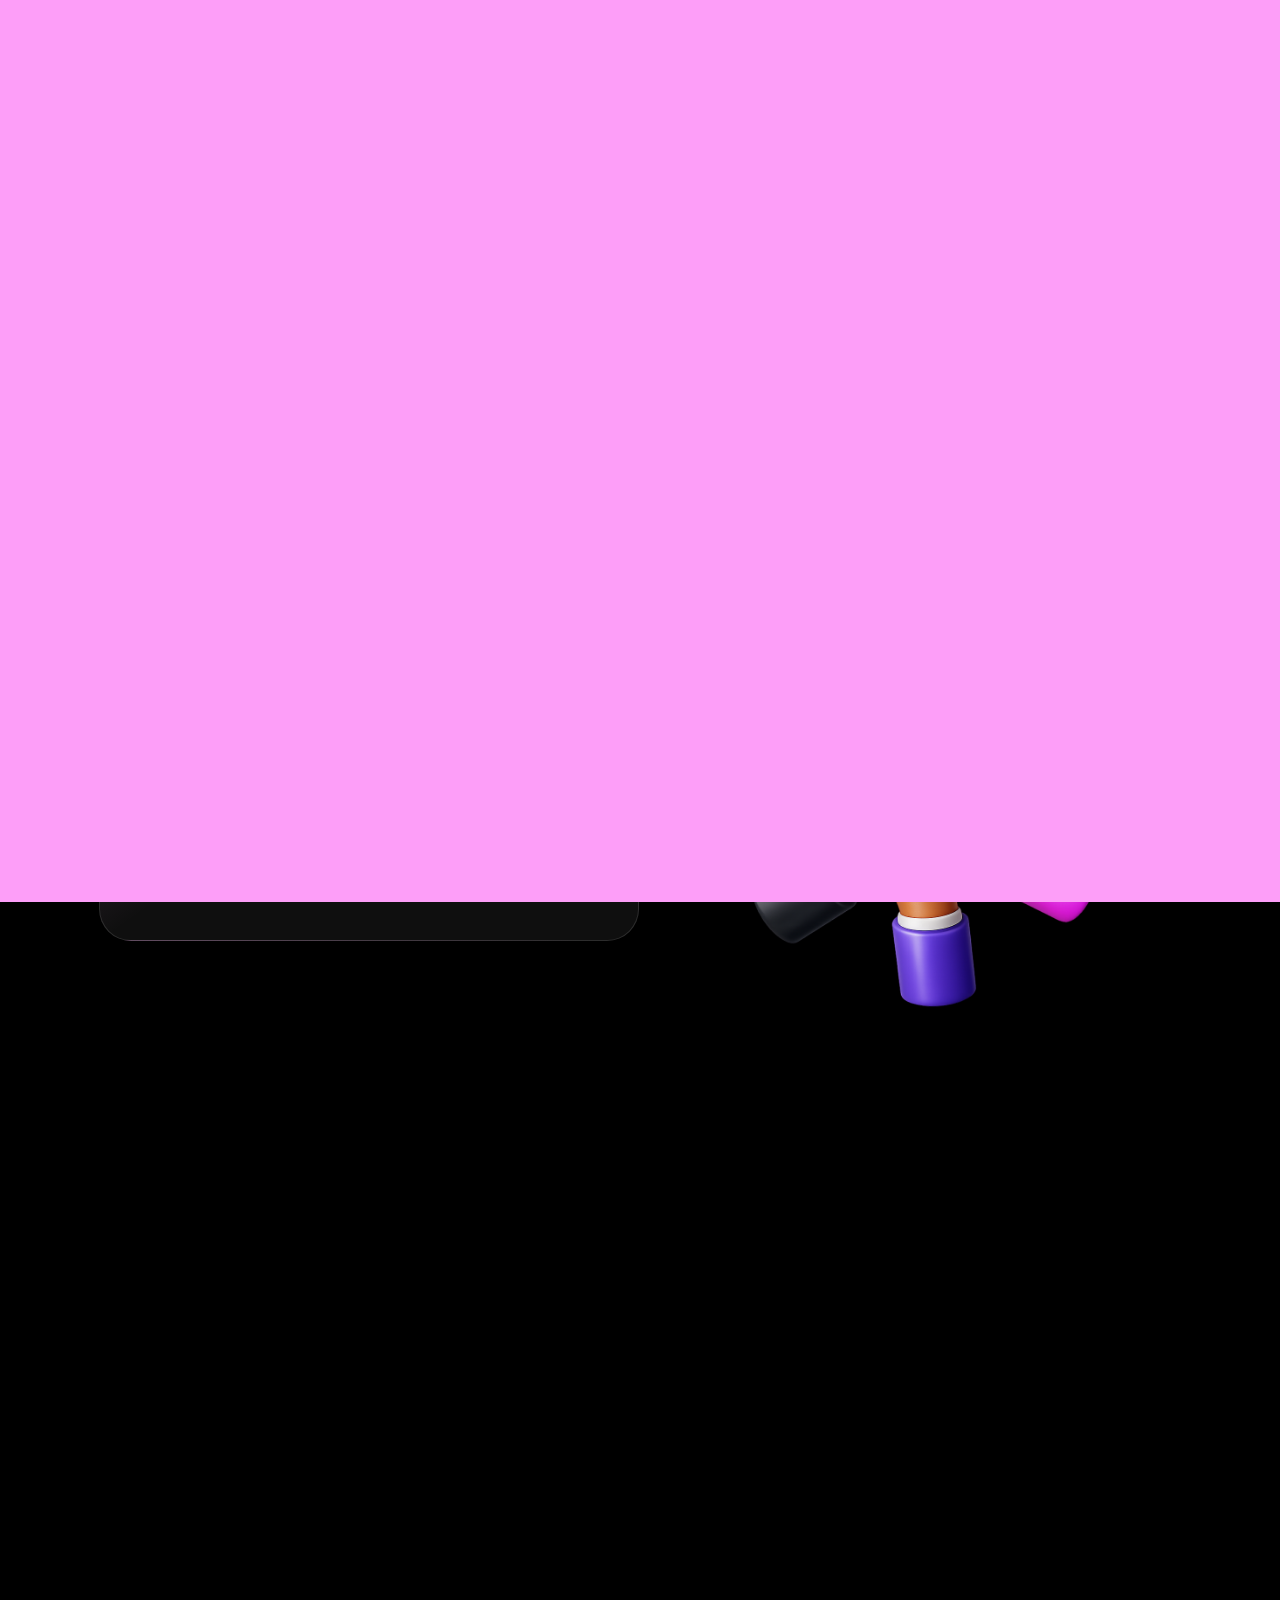
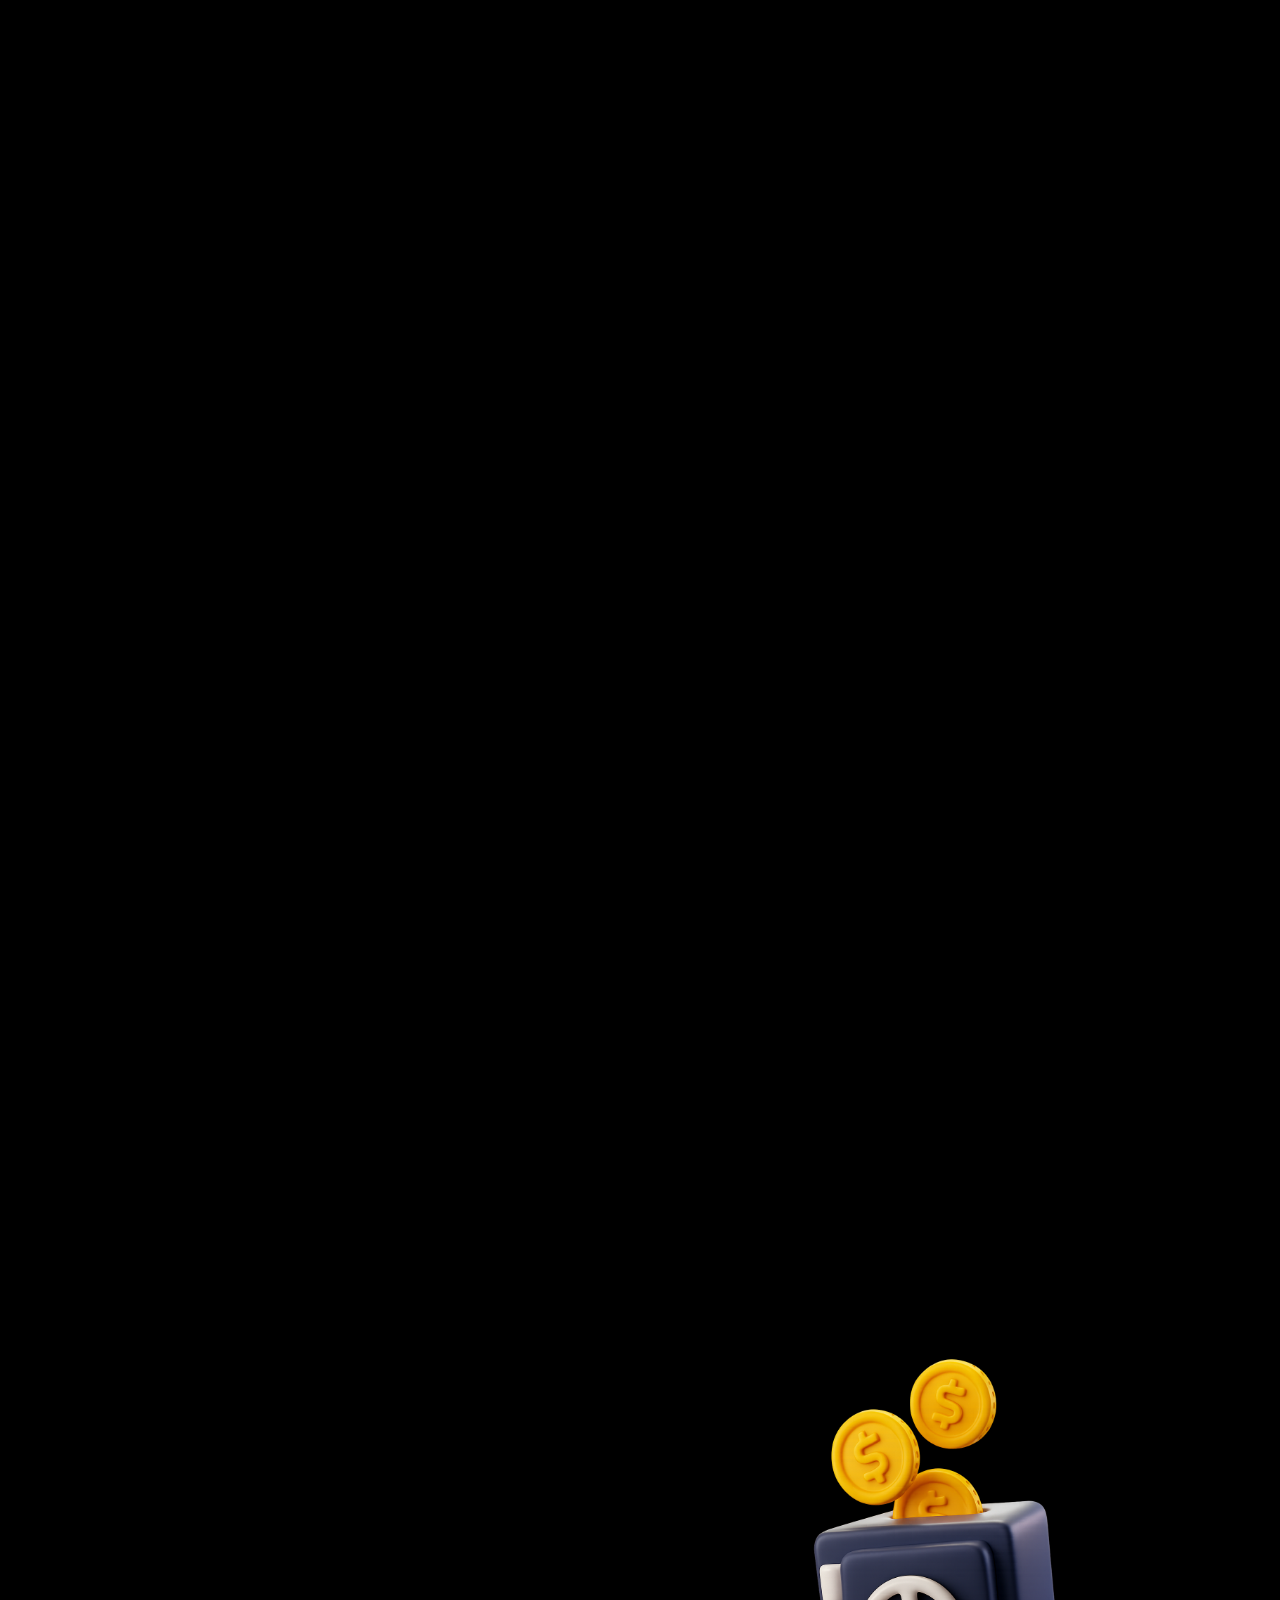
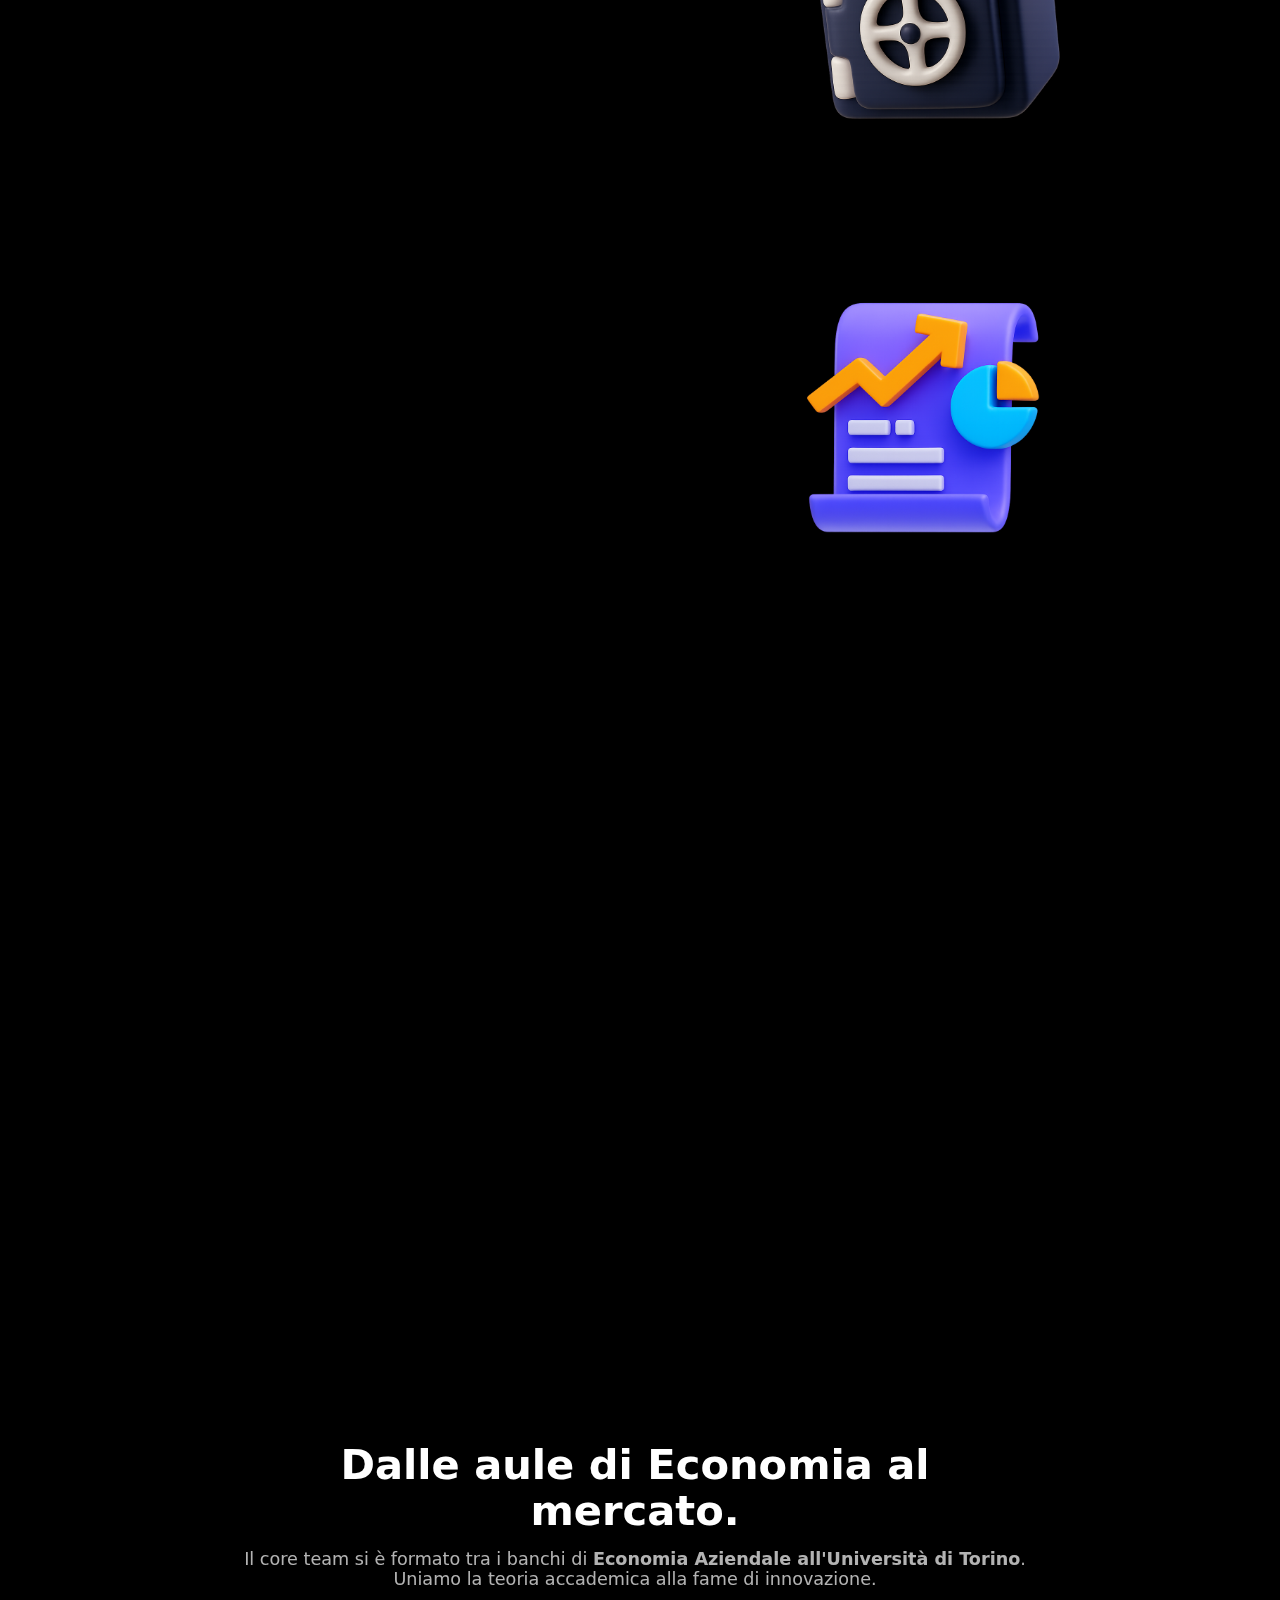
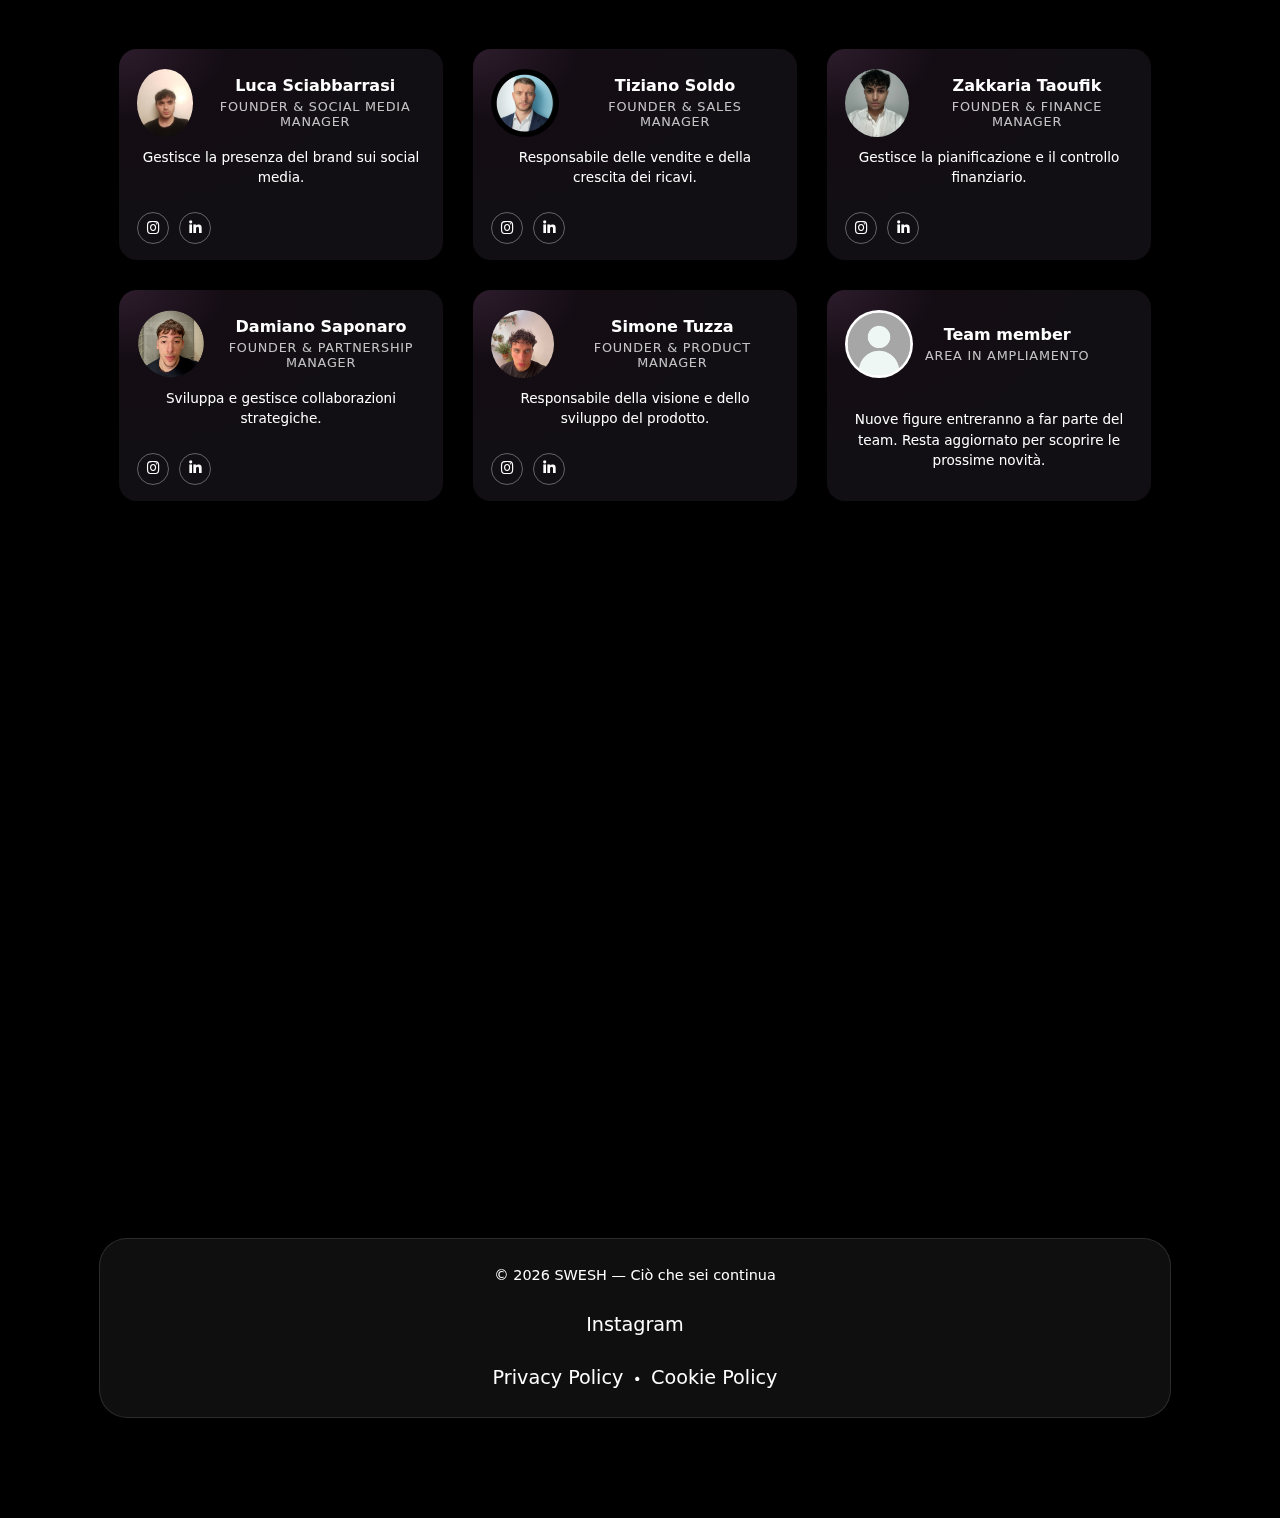
<file: chi-siamo.html>
<!DOCTYPE html>
<html lang="it">
<head>
    <meta name="description" content="Swesh è la piattaforma gratuita per lo scambio di vestiti tra privati. Dai nuova vita ai tuoi abiti usati: trova, proponi e condividi capi con altri utenti." />
    <meta name="robots" content="index, follow">
  <meta charset="UTF-8" />
  <link rel="shortcut icon" type="image/png" href="assets/img/swesh.png" />
  <meta name="viewport" content="width=device-width, initial-scale=1.0" />
  <title>SWESH - Cio che sei continua</title>

  <!-- CSS globale del sito -->
  <link rel="stylesheet" href="assets/css/style.css" />

  <!-- Font per i titoli -->
  <link rel="preconnect" href="https://fonts.googleapis.com">
  <link rel="preconnect" href="https://fonts.gstatic.com" crossorigin>
  <link href="https://fonts.googleapis.com/css2?family=Inter:wght@400;500;600;700;900&family=Playfair+Display:ital,wght@0,400;0,700;1,600&display=swap" rel="stylesheet">
  <link rel="stylesheet" href="https://cdnjs.cloudflare.com/ajax/libs/font-awesome/6.5.2/css/all.min.css"/>
  <script type="text/javascript">
    (function(c,l,a,r,i,t,y){
        c[a]=c[a]||function(){(c[a].q=c[a].q||[]).push(arguments)};
        t=l.createElement(r);t.async=1;t.src="https://www.clarity.ms/tag/"+i;
        y=l.getElementsByTagName(r)[0];y.parentNode.insertBefore(t,y);
    })(window, document, "clarity", "script", "v3hey5j90l");
</script>



<style>
    :root{
      --brand:#fd9ef8;
      --bg:#000;
      --text:#fff;
      --muted:rgba(255,255,255,.7);
      --card:rgba(255,255,255,.06);
      --ring:rgba(255,255,255,.12);
    }

    * {
      margin: 0;
      padding: 0;
      box-sizing: border-box;
    }

    html, body {
      background: var(--bg);
      color: var(--text);
      font-family: system-ui, -apple-system, BlinkMacSystemFont, "SF Pro Text",
        "Helvetica Neue", Arial, sans-serif;
      scroll-behavior: smooth;
    }

    body {
      min-height: 100vh;
    }

    a {
      color: inherit;
      text-decoration: none;
    }


    .page {
      min-height: 100vh;
      display: flex;
      flex-direction: column;
    }

    .container {
      width: 100%;
      max-width: 1120px;
      margin: 0 auto;
      padding: 0 1.5rem;
    }
    .muted{ color:var(--muted); }


    main {
      padding: 5rem 0 4rem;
    }

    .section {
      padding: 3.5rem 0;
    }

    .section.narrow {
      padding-top: 3rem;
      padding-bottom: 3rem;
    }

    /* LABEL / TITOLI */

    .section-header-center {
      text-align: center;
      margin-bottom: 2.6rem;
    }

    .section-header-left {
      margin-bottom: 2.2rem;
    }

    .label-pill {
      display: inline-flex;
      align-items: center;
      gap: 0.6rem;
      padding: 0.7rem 0.9rem;
      border-radius: 999px;
      border: 1px solid var(--ring);
      background: rgba(255,255,255,0.03);
      color: var(--muted);
      font-size: 0.78rem;
      text-transform: uppercase;
      letter-spacing: 0.2em;
      margin-bottom: 0.9rem;
    }

    .label-pill span.dot {
      display: inline-block;
      width: 8px;
      height: 8px;
      border-radius: 50%;
      background-color: #fd9ef8;
      margin-right: 6px;
      box-shadow: 0 0 10px #fd9ef8;
      animation: pulseLive 2s infinite;
    }

    .section-title {
      font-size: clamp(2.1rem, 3.3vw, 2.6rem);
      line-height: 1.1;
      margin-bottom: 0.7rem;
    }

    .section-title span.highlight {
      color: var(--brand);
    }

    .section-subtitle {
      max-width: 640px;
      font-size: 0.98rem;
      color: var(--muted);
    }

    .section-header-center .section-subtitle {
      margin: 0.5rem auto 0;
      text-align: center;
    }

    /* GRID LAYOUTS */

    .two-col {
      display: grid;
      grid-template-columns: minmax(0, 1.1fr) minmax(0, 1fr);
      gap: 2.6rem;
      align-items: flex-start;
    }

    .two-col.reverse {
      grid-template-columns: minmax(0, 1fr) minmax(0, 1.1fr);
    }

    /* CARDS */

    .card-simple {
      border-radius: 1.6rem;
      border: 1px solid var(--ring);
      background: var(--card);
      padding: 1.8rem 1.6rem 1.9rem;
      box-shadow: 0 22px 60px rgba(0,0,0,0.85);
    }

    .card-simple-title {
      font-size: 1.1rem;
      margin-bottom: 0.75rem;
      font-weight: 600;
    }

    .card-simple-text {
      font-size: 0.9rem;
      color: var(--muted);
      margin-bottom: 0.8rem;
    }

    .card-simple-list {
      font-size: 0.9rem;
      color: var(--muted);
      padding-left: 1rem;
      display: grid;
      gap: 0.3rem;
    }

    /* BORDO PRIMA TRATTEGGIATO -> ORA LINEARE BRAND + GLOW */
    .highlight-note {
      margin-top: 0.9rem;
      font-size: 0.88rem;
      color: var(--muted);
      border-radius: 1.1rem;
      border: 1px solid var(--brand);
      padding: 0.9rem 1rem;
      background: rgba(0,0,0,0.75);
      box-shadow:
        0 0 16px rgba(253,158,248,0.35),
        0 0 32px rgba(253,158,248,0.18);
    }

    .chips-row {
      display: flex;
      flex-wrap: wrap;
      gap: 0.4rem;
      margin-top: 0.9rem;
    }

    .chip {
      font-size: 0.76rem;
      padding: 0.25rem 0.7rem;
      border-radius: 999px;
      border: 1px solid var(--ring);
      color: var(--muted);
      background: rgba(0,0,0,0.6);
    }

    /* CTA CARD HERO */

    .cta-card {
      border-radius: 2rem;
      border: 1px solid var(--ring);
      background:
        linear-gradient(145deg, rgba(253,158,248,0.28), transparent 48%),
        var(--card);
      padding: 2.2rem 2rem 2.4rem;
      box-shadow: 0 24px 70px rgba(0,0,0,0.95);
    }

    .cta-title {
      font-size: 1.9rem;
      margin-bottom: 0.7rem;
    }

    .cta-text {
      font-size: 0.96rem;
      color: var(--muted);
      max-width: 520px;
      margin: 0.5rem 0 1.9rem;
    }

    .form-row {
      display: flex;
      flex-wrap: wrap;
      gap: 0.8rem;
      justify-content: flex-start;
    }

    .input-pill {
      min-width: 0;
      padding: 0.9rem 1.1rem;
      border-radius: 999px;
      border: 1px solid var(--ring);
      background: rgba(0,0,0,0.85);
      color: var(--text);
      font-size: 0.9rem;
      outline: none;
      transition:
        border-color 0.22s ease,
        box-shadow 0.22s ease,
        background 0.22s ease;
    }

    .input-pill::placeholder {
      color: rgba(255,255,255,0.5);
    }

    .input-pill:focus {
      border-color: var(--brand);
      box-shadow:
        0 0 0 1px rgba(253,158,248,0.4),
        0 0 24px rgba(253,158,248,0.5);
      background: rgba(0,0,0,0.96);
    }

    /* NUOVO BOTTONE HERO */

    .btn-hero {
      display: inline-flex;
      align-items: center;
      justify-content: center;
      gap: 0.5rem;
      padding: 0.95rem 1.9rem;
      border-radius: 999px;
      border: 1px solid var(--brand);
      background: transparent;
      color: var(--text);
      font-size: 0.82rem;
      font-weight: 600;
      text-transform: uppercase;
      letter-spacing: 0.2em;
      cursor: pointer;
      transition:
        transform 0.16s ease,
        box-shadow 0.22s ease,
        background 0.18s ease,
        color 0.18s ease;
      box-shadow:
        0 0 0 0 rgba(253,158,248,0),
        0 0 0 0 rgba(253,158,248,0);
    }

    .btn-hero span.icon {
      font-size: 1.1rem;
      transform: translateY(1px);
    }

    .btn-hero:hover {
      background: var(--brand);
      color: #000;
      transform: translateY(-1px);
      box-shadow:
        0 0 26px rgba(253,158,248,0.6),
        0 0 70px rgba(253,158,248,0.35);
    }

    /* BOTTONE CLASSICO (ALTRE CTA) */

    .btn {
      display: inline-flex;
      align-items: center;
      justify-content: center;
      gap: 0.5rem;
      padding: 0.9rem 1.7rem;
      border-radius: 999px;
      border: 1px solid transparent;
      background: var(--brand);
      color: #000;
      font-size: 0.85rem;
      font-weight: 600;
      text-transform: uppercase;
      letter-spacing: 0.18em;
      cursor: pointer;
      transition:
        transform 0.16s ease,
        box-shadow 0.18s ease,
        background 0.18s ease;
      box-shadow:
        0 0 28px rgba(253,158,248,0.55),
        0 0 70px rgba(253,158,248,0.35);
    }

    .btn span.icon {
      font-size: 1.1rem;
      transform: translateY(1px);
    }

    .btn:hover {
      transform: translateY(-2px);
      box-shadow:
        0 0 36px rgba(253,158,248,0.8),
        0 0 90px rgba(253,158,248,0.45);
    }

    .form-footnote {
      font-size: 0.75rem;
      color: var(--muted);
      margin-top: 1rem;
      line-height: 1.5;
    }

    /* BLOCCO IMMAGINE / MOCKUP */

    .image-block {
      border-radius: 2rem;
      border: 1px solid var(--ring);
      background:
        radial-gradient(circle at 0% 0%, rgba(253,158,248,0.5), transparent 55%),
        radial-gradient(circle at 100% 100%, rgba(255,255,255,0.12), transparent 55%),
        var(--card);
      padding: 1.8rem;
      box-shadow: 0 24px 70px rgba(0,0,0,0.9);
      display: flex;
      align-items: center;
      justify-content: center;
    }

.image-inner {
  width: 100%;
  border-radius: 1.6rem;
  border: 1px solid rgba(255,255,255,0.12);
  overflow: hidden;           /* arrotonda e taglia eventuali sbordi */
}

/* regole per l’immagine vera */
.image-inner img {
  display: block;
  width: 100%;
  height: auto;               /* mostra tutta l'immagine, senza tagliarla */
  object-fit: contain;        /* se vuoi vederla intera */
  /* se invece vuoi riempire il riquadro e accetti un po’ di crop:
     object-fit: cover; */
}

    .image-tag {
      position: absolute;
      top: 1rem;
      left: 1rem;
      padding: 0.3rem 0.8rem;
      border-radius: 999px;
      background: rgba(0,0,0,0.7);
      border: 1px solid rgba(255,255,255,0.18);
      font-size: 0.75rem;
      text-transform: uppercase;
      letter-spacing: 0.16em;
      color: var(--muted);
    }




    .image-clean {
  display: flex;
  align-items: center;
  justify-content: center;
  /* rimuove qualunque riquadro / bordo */
  background: none;
  border: none;
  padding: 0;
}

.image-clean img {
  width:91%;
  height: auto;
  object-fit: contain; /* mostra l'immagine intera */
  display: block;
}


.image-block,
.image-inner,
.image-tag,
.image-placeholder-text {
  all: unset;
}

    .image-placeholder-text {
      position: absolute;
      bottom: 1.1rem;
      left: 1.2rem;
      right: 1.2rem;
      font-size: 0.85rem;
      color: rgba(255,255,255,0.9);
      max-width: 240px;
    }

    /* CTA CARD FINALE CON IMMAGINE A DESTRA */

    .cta-card-final {
      border-radius: 2rem;
      border: 1px solid var(--ring);
      background:
        linear-gradient(140deg, rgba(253,158,248,0.23), transparent 50%),
        var(--card);
      padding: 2.4rem 2rem 2.6rem;
      box-shadow: 0 24px 70px rgba(0,0,0,0.95);
      max-width: 960px;
      margin: 0 auto;
    }

    .cta-final-grid {
      display: grid;
      grid-template-columns: minmax(0, 1.4fr) minmax(0, 1fr);
      gap: 2rem;
      align-items: center;
    }

    .cta-final-text {
      text-align: left;
    }

    .cta-final-text .cta-title {
      margin-bottom: 0.6rem;
    }

    .cta-final-text .cta-text {
      margin-bottom: 1.7rem;
    }

    .cta-final-image {
      border-radius: 1.8rem;
      border: 1px solid var(--ring);
      padding: 1.4rem;
      background:
        radial-gradient(circle at 0% 0%, rgba(253,158,248,0.45), transparent 55%),
        radial-gradient(circle at 100% 100%, rgba(255,255,255,0.12), transparent 55%),
        rgba(0,0,0,0.7);
      box-shadow: 0 20px 60px rgba(0,0,0,0.9);
    }

    .cta-final-image-inner {
      border-radius: 1.3rem;
      border: 1px solid rgba(255,255,255,0.14);
      aspect-ratio: 4 / 3;
      background:
        linear-gradient(135deg, rgba(253,158,248,0.7), rgba(0,0,0,0.9));
      position: relative;
      overflow: hidden;
    }

    .cta-final-tag {
      position: absolute;
      top: 1rem;
      left: 1rem;
      padding: 0.3rem 0.8rem;
      border-radius: 999px;
      background: rgba(0,0,0,0.7);
      border: 1px solid rgba(255,255,255,0.2);
      font-size: 0.75rem;
      text-transform: uppercase;
      letter-spacing: 0.16em;
      color: var(--muted);
    }

    .cta-final-copy {
      position: absolute;
      bottom: 1rem;
      left: 1.2rem;
      right: 1.2rem;
      font-size: 0.84rem;
      color: rgba(255,255,255,0.95);
    }

    /* ANIMAZIONI SCROLL */

    [data-animate] {
      opacity: 0;
      transform: translateY(24px);
      transition:
        opacity 0.5s ease-out,
        transform 0.5s ease-out;
    }

    [data-animate].is-visible {
      opacity: 1;
      transform: translateY(0);
    }

    [data-animate="delay"] {
      transition-delay: 0.2s;
    }

    [data-animate="delay-long"] {
      transition-delay: 0.35s;
      transition-duration: 0.65s;
    }

    /* RESPONSIVE */

    @media (max-width: 960px) {
      .two-col,
      .two-col.reverse {
        grid-template-columns: minmax(0, 1fr);
      }

      .image-block {
        order: -1;
      }

      .cta-final-grid {
        grid-template-columns: minmax(0, 1fr);
      }
    }

    @media (max-width: 720px) {
      main {
        padding-top: 4rem;
      }

      .cta-card,
      .cta-card-final {
        padding-inline: 1.6rem;
      }

      .form-row {
        flex-direction: column;
        align-items: stretch;
      }

      .input-pill,
      .btn,
      .btn-hero {
        width: 100%;
      }

      .section-header-left .section-subtitle {
        max-width: none;
      }
    }


.footer-panel {
  width: 100%;
  padding: 40px 20px 80px;
  display: flex;
  justify-content: center;
}

.footer-panel .panel {
  background: #0d0d0d;                 /* il colore esatto che vuoi */
  border: 1px solid #1a1a1a;            /* il contorno visibile ma elegante */
  border-radius:9999px;               /* bordi grandi come nello screenshot */
  padding: 14px 22px;
  max-width: 1100px;
  width: 100%;
  text-align: center;
  box-shadow: 0 20px 40px rgba(0,0,0,0.35);  /* l'ombra morbida */
}

.footer-panel a {
  color: #fff !important;
  font-size: 1.2rem;
  text-decoration: none;
}

.footer-panel span {
  opacity: 0.8;
}


    /* OVERRIDE per avere solo il PNG pulito nella CTA finale */
.cta-final-image {
  background: none;
  border: none;
  box-shadow: none;
  padding: 0;
  border-radius: 0;
  display: flex;
  align-items: center;
  justify-content: center;
}

.cta-final-img {
  display: block;
  width: 100%;
  height: auto;
  max-width: 420px;   /* cambia qui se la vuoi più piccola/grande */
  object-fit: contain;
}
@font-face {
  font-family: 'Panchang-Bold';
  src: url('assets/fonts/Panchang-Bold.otf') format('truetype');
  font-weight: bold;
  font-style: normal;
}
.section-title .highlight {
  font-family: 'Panchang-Bold';
  font-weight: bold;
    font-size: 65px;
}

    .highlights{
        font-family: 'Panchang-Bold';
  font-weight: bold;
    font-size: 30px;
         color: #fd9ef8;
    }
.investor-side {
  display: flex;
  flex-direction: column;
  gap: 1.6rem;
  align-items: center; /* centra immagine + card nella colonna destra */
}

.investor-image {
  width: 100%;
  display: flex;
  justify-content: center;
  align-items: center;
}

.investor-image img {
  display: block;
  width: 100%;
  height: auto;
  max-width: 360px;     /* regola tu la grandezza max dell’immagine */
  object-fit: contain;  /* PNG pulito, non tagliato */
}
@media (max-width: 960px) {
  .two-col,
  .two-col.reverse {
    grid-template-columns: minmax(0, 1fr);
  }
}



/* Sezione generale */
.team-section {
  padding: 40px 20px 80px; /* spazio sotto aumentato */
  background: #000; /* sfondo scuro dietro alle card */
}

/* Griglia */
.team-grid {
  display: grid;
  grid-template-columns: repeat(3, minmax(0, 1fr));
  gap: 30px;
  max-width: 1100px;
  margin: 0 auto;
}

/* Card */
.team-card {
  background:
    radial-gradient(
      120% 120% at 0% 0%,
      rgba(253, 158, 248, 0.18), /* rosa #fd9ef8 */
      rgba(253, 158, 248, 0.08) 28%,
      rgba(18, 15, 20, 1) 65%    /* colore scuro della foto */
    );
  border-radius: 18px;
  padding: 20px 18px 16px;
  color: #fff;
  display: flex;
  flex-direction: column;
  justify-content: space-between;
}


/* Header: foto + nome */
.team-header {
  display: flex;
  align-items: center;
  gap: 12px;
  margin-bottom: 10px;
}

.team-header img {
  width: 68px;
  height: 68px;
  border-radius: 50%;
  object-fit: cover;
}

.team-header h3 {
  margin: 0 0 4px;
  font-size: 1rem;
}

.role {
  margin: 0;
  font-size: 0.8rem;
  text-transform: uppercase;
  letter-spacing: 0.06em;
  opacity: 0.75;
}

/* Descrizione */
.description {
  font-size: 0.85rem;
  line-height: 1.5;
  margin: 0 0 14px;
}

/* Social */
.social {
  display: flex;
  gap: 10px;
}

.social a {
  width: 32px;
  height: 32px;
  border-radius: 50%;
  border: 1px solid rgba(255, 255, 255, 0.35);
  display: inline-flex;
  align-items: center;
  justify-content: center;
  font-size: 0.9rem;
  text-decoration: none;
  color: #fff;
  transition: transform 0.2s ease, border-color 0.2s ease, box-shadow 0.2s ease;
}

.social a:hover {
  transform: translateY(-2px);
  border-color: #fd9ef8;
  box-shadow: 0 0 8px rgba(253, 158, 248, 0.6);
}

/* 🔁 RESPONSIVE */

/* Tablet: 2 colonne */
@media (max-width: 1024px) {
  .team-grid {
    grid-template-columns: repeat(2, minmax(0, 1fr));
  }
}

/* Mobile: 1 colonna */
@media (max-width: 640px) {
  .team-grid {
    grid-template-columns: 1fr;
  }

  .team-card {
    padding: 18px 16px 14px;
  }
}
   /* Footer pill */
    .swesh-footer{
      background:#000;
      padding:40px 20px 80px;
    }

    .swesh-footer-pill{
      max-width:1100px;
      margin:0 auto;
      padding:14px 22px;
      border-radius:9999px;

      background: rgba(255,255,255,0.05);
      border: 1px solid rgba(255,255,255,0.10);
      backdrop-filter: blur(10px);

      text-align:center;
      color: rgba(255,255,255,0.85);
      font-size: 0.95rem;
      line-height: 1.6;

      box-shadow:
        inset 0 0 0 1px rgba(255,255,255,0.06),
        0 2px 10px rgba(0,0,0,0.35);
    }

    .swesh-footer-pill p{ margin:0; }

    @media (max-width: 560px){
      .swesh-footer{ padding:30px 16px 60px; }
      .swesh-footer-pill{ padding:12px 18px; font-size:0.9rem; }
    }

    .panel{
      border-radius:28px;
      padding:28px;
      background:var(--card);
      border:1px solid var(--ring);
      backdrop-filter:saturate(140%) blur(10px);
    }

    .container{
      max-width:1120px;
      margin-inline:auto;
      padding-inline:24px;
    }

    .swesh-logo {
  width: 85px;          /* dimensione perfetta per navbar */
  height: auto;
  display: block;
  filter: drop-shadow(0 0 6px rgba(253,158,248,0.6))
          drop-shadow(0 0 14px rgba(253,158,248,0.3)); /* glow elegante */
  transition: transform .2s ease, filter .2s ease;
}

.navbar .logo a {
  display: flex;
  align-items: center;
}


















/* 1. Definisci l'animazione "battito" */
@keyframes pulseGlow {
  0% {
    transform: scale(1);
    box-shadow: 0 0 0 0 rgba(253, 158, 248, 0.7);
  }
  70% {
    transform: scale(1.1);
    box-shadow: 0 0 0 10px rgba(253, 158, 248, 0); /* L'alone si allarga e svanisce */
  }
  100% {
    transform: scale(1);
    box-shadow: 0 0 0 0 rgba(253, 158, 248, 0);
  }
}

/* 2. Applica l'animazione alla tua classe .dot */
.label-pill span.dot {
  /* Assicurati che queste proprietà base ci siano già */
  width: 8px;
  height: 8px;
  border-radius: 50%;
  background-color: #fd9ef8; /* O var(--brand) */
  display: inline-block;
  
  /* QUESTA è la riga magica che manca: */
  animation: pulseGlow 2s infinite;
}










.emotional-cards {
  max-width: 980px;
  margin: 0 auto;
  padding: 56px 20px;
  padding-bottom: 110px;
}

.emotional-cards h2 {
  text-align: center;
  margin-left: auto;
  margin-right: auto;
  max-width: 22ch; /* bello “editoriale”, va a righe pulite */
}

.cards {
  display: grid;
  gap: 16px;
  grid-template-columns: repeat(3, minmax(0, 1fr));
}

.card {
  padding: 22px 20px;
  border-radius: 18px;
  border: 1px solid rgba(255,255,255,0.12);
}

.card-icon {
  width: 75px;          /* più grande dei simboli */
  height: 75px;
  object-fit: contain;
  display: block;
  margin-bottom: 14px;  /* spazio prima del titolo */
}

.card h3 {
  margin: 0 0 6px;
  font-size: 16px;
}

.card p {
  margin: 0;
  opacity: 0.8;
  font-size: 14px;
  line-height: 1.45;
}

@media (max-width: 820px) {
  .cards {
    grid-template-columns: 1fr;
  }

  .card-icon {
    width: 44px;
    height: 44px;
  }
}















  </style>
</head>
<body>


<!-- Overlay globale del sito -->
     <div class="overlay"></div>

  <!-- NAVBAR (uguale alla home, con “Visione” attivo) -->
  <nav class="navbar">
    <div class="logo">
      <a href="index.html" id="link-home">
<img src="assets/img/stella.png" alt="Swesh Logo" class="swesh-logo">
</a>
    </div>
    <div class="menu" id="menu">
      <a href="chi-siamo.html" id="link-chi-siamo" class="active">visione</a>
    </div>
    <div class="hamburger" id="hamburger">&#9776;</div>
  </nav>





<div class="page">
  <main>
    <!-- HERO -->
    <section class="section" id="hero">
      <div class="container">
        <div class="section-header-center" data-animate>
          <div class="label-pill">
            <span class="dot"></span>
            Swesh – early-stage
          </div>
          <h1 class="section-title">
            Molto più di un brand: un movimento collettivo.
          </h1>
          <p class="section-subtitle">
            Stiamo costruendo un brand innovativo, progettato per portare un cambiamento reale nel mercato.</br>
          </p>
        </div>

        <div class="two-col">
          <!-- CTA TESTO -->
          <div data-animate="delay">
            <div class="cta-card">
              <h2 class="cta-title">Diventa investitore in <span class="highlights">swesh</span>.</h2>
              <p class="cta-text">
                Swesh è oggi un’idea in fase di definizione, ma la visione è già chiara:
                  creare qualcosa di unico, significativo e scalabile.</br>
                  Insieme a chi ci crede fin dall’inizio.
              </p>
  <form
  class="investor-form"
  action="https://a62d4201.sibforms.com/serve/[base64]"
  method="POST"
>
  <input
    type="email"
    class="input-pill"
    name="EMAIL"
    placeholder="Inserisci la tua email"
    required
  >
  <button type="submit" class="btn-hero">
    <span>Unisciti</span>
    <span class="icon"></span>
  </button>
</form>


              <div class="form-footnote">
                  Accesso ad aggiornamenti, materiali e informazioni riservate sul progetto.</br>
                Solo progressi reali.
              </div>
            </div>
          </div>

          <!-- SPAZIO IMMAGINE / MOCKUP -->
          <aside data-animate="delay-long">
            <div class="image-clean">
  <img src="assets/img/unisciti.png" alt="Swesh Art">
</div>
          </aside>
        </div>
      </div>
    </section>

    <!-- PROBLEMA & OPPORTUNITÀ -->
    <section class="section" id="problema">
      <div class="container two-col">
        <div data-animate>
          <div class="section-header-left">
            <div class="label-pill">
              <span class="dot"></span>
              MARKET GAP
            </div>
            <h2 class="section-title">Il bisogno è reale. L’opportunità è enorme.</h2>
            <p class="section-subtitle">
              Nel mercato attuale manca una soluzione che permetta alle persone di vivere
              un’esperienza davvero coerente, semplice e significativa in questo ambito.
            <br/><br/>
            L'esperienza utente attuale è frammentata.
Lo scenario è dominato da modelli puramente transazionali (Depop, Vinted). Funzionano per la logistica, ma falliscono con le persone.
Manca un player che aggreghi la domanda tramite l'identità culturale e non solo tramite il prezzo.
<br/>"Abbiamo più oggetti che mai, ma ricordiamo sempre meno da dove vengono."

            </p>
          </div>
          
        </div>

        <div data-animate="delay">
          <div class="card-simple">
            <h3 class="card-simple-title">WHY NOW ?</h3>
            <p class="card-simple-text">
              Cambiano le abitudini, cambiano i linguaggi, cambia la sensibilità verso i brand.
              Chi oggi riesce a posizionarsi con un’identità chiara e un prodotto solido,
              può costruire un vantaggio competitivo nel lungo periodo.
            </p>
            <p class="card-simple-text">
              I trend macroeconomici parlano chiaro.
La crescita del second-hand supera il retail tradizionale (+78% YoY).
            </p>
            <div class="chips-row">
              <span class="chip">Nuove abitudini digitali</span>
              <span class="chip">Spazio per brand distintivi</span>
              <span class="chip">Utenti in cerca di esperienze curate</span>
            </div>
          </div>
        </div>
      </div>
    </section>

    <!-- SOLUZIONE -->
<section class="section" id="soluzione">
  <div class="container two-col reverse">
    <!-- COLONNA IMMAGINE -->
    <div data-animate>
      <div class="image-clean">
        <img src="assets/img/idea.png" alt="Mockup Swesh">
      </div>
    </div>

        <!-- Testo soluzione -->
        <div data-animate="delay">
          <div class="section-header-left">
            <div class="label-pill">
              <span class="dot"></span>
              VALUE PROPOSITION
            </div>
            <h2 class="section-title">Una visione chiara.<br/> Un brand forte.</h2>
            <p class="section-subtitle">
              La nostra proposta è unica: Identity-First.<br/>
swesh non è un semplice inventario digitale. È un passaporto per ogni oggetto che ne traccia la storia e il valore emotivo.

            </p>
          </div>

          <p class="card-simple-text">
            L’obiettivo è offrire un servizio che non solo risolve un problema,
            ma che diventa parte della vita quotidiana delle persone,
            riconoscibile e riconosciuto.
          </p>
          <ul class="card-simple-list">
            <br/>pensato per un pubblico giovane, dinamico e connesso;</li>
            <br/>costruito come brand, con un’estetica precisa e coerente;</li>
            <br/>progettato per essere scalabile e adattabile nel tempo;</li>
            <br/>guidato da valori di semplicità, connessione e cura del dettaglio.</li>
          </ul>

          <div class="highlight-note">
            First Brand, Then Product.
          </div>
        </div>
      </div>
    </section>

    <!-- MISSION & VISION -->
    <section class="section" id="vision">
      <div class="container">
        <div class="section-header-center" data-animate>
          <div class="label-pill">
            <span class="dot"></span>
            Mission & Vision
          </div>
          <h2 class="section-title">Da un’idea, una visione. Da una visione, un futuro.</h2>
          <p class="section-subtitle">
            Non vogliamo solo costruire un prodotto. 
Vogliamo costruire un’identità.

          </p>
        </div>

        <div class="card-simple" data-animate="delay">
          <p class="card-simple-text">
            Immaginiamo swesh come un punto di riferimento nel suo settore:
            un brand riconoscibile, innovativo e capace di costruire una community fedele.
          </p>

<div style="display: flex; flex-direction: column; gap: 20px;">
               <div style="">
                   <strong style="color: #fff; display: block; margin-bottom: 5px;">Identity First</strong>
                   <span style="color: gray;">Definizione completa dell’identità di brand.</span>
               </div>
               <div style="">
                   <strong style="color: #fff; display: block; margin-bottom: 5px;">MVP Validation</strong>
                   <span style="color: gray;">Sviluppo delle prime iterazioni di servizio.</span>
               </div>
               <div style="">
                   <strong style="color: #fff; display: block; margin-bottom: 5px;">Community Driven</strong>
                   <span style="color: gray;">Costruzione della community e dei primi early-adopter.</span>
               </div>






          
        </div>
      </div>
    </section>

 <section class="section" id="investitori">
  <div class="container two-col">

    <!-- COLONNA SINISTRA -->
    <div data-animate>
      <div class="section-header-left">
        <div class="label-pill">
          <span class="dot"></span>
          OPPORTUNITY
        </div>
        <h2 class="section-title">Perché credere in <span class="highlights">swesh</span></h2>
        <p class="section-subtitle">
            Siamo una startup in fase early-stage, ma il potenziale è chiaro.</br>
          Intercettiamo un TAM in rapida evoluzione dove la Gen Z cerca appartenenza, non solo prodotti.

        </p>
      </div>

      <p class="card-simple-text">
        Entrare ora significa accompagnare la crescita di swesh dalle fondamenta:
      </p>

      <ul class="card-simple-list">
        <br/>accesso privilegiato a aggiornamenti e materiali strategici;</li>
        <br/>visibilità sulla roadmap e sulle prossime milestone;</li>
        <br/>priorità nel valutare future opportunità di investimento;</li>
        <br/>relazione diretta con il team nella fase più creativa del progetto.</li>
      </ul>

      <!-- QUI LA CARD -->
      <div class="card-simple" style="margin-top:2rem;">
        <h3 class="card-simple-title">Cosa offriamo oggi a chi si registra</h3>
        <p class="card-simple-text">
          swesh non è ancora sul mercato con un prodotto definitivo, e vogliamo
          essere trasparenti su questo.
        </p>
        <p class="card-simple-text">
          Chi lascia la propria email entra in una lista ristretta che riceverà:
        </p>
        <ul class="card-simple-list">
          <br/>aggiornamenti curati sullo stato di avanzamento del progetto;</li>
          <br/>contenuti riservati sulla visione e il posizionamento di Swesh;</li>
          <br/>il pitch deck quando sarà pronto per la condivisione;</li>
          <br/>inviti a eventuali call, presentazioni o anteprime;</li>
        </ul>
      </div>
    </div>

   <div class="investor-side">

  <!-- FOTO 1 (rimane sopra) -->
  <div class="investor-image">
    <img src="assets/img/investor.png" alt="Foto principale">
  </div>

  <!-- FOTO 2 (FINISCE SOTTO) -->
  <div class="investor-image">
    <img src="assets/img/roi.png" alt="Investor visual Swesh">
  </div>

</div>

  </div>
</section>

   <!-- TEAM / TRUST -->
<section class="section" id="team">
  <div class="container">
    <div class="section-header-center" data-animate>
      <div class="label-pill">
        <span class="dot"></span>
        TEAM MEMBERS
      </div>
      <h2 class="section-title">Un progetto giovane, costruito con serietà.</h2>
      <p class="section-subtitle">
      </br> Anche se siamo in una fase iniziale,
        lavoriamo con metodo e trasparenza per costruire qualcosa di concreto.<br/><br/>
        Siamo il mix perfetto di Hacker, Hipster e Hustler: codifichiamo il futuro, curiamo l'esperienza e scaliamo il business.
      </p>
    </div>

    <section class="emotional-cards" data-animate>
      <h2>Cosa ci guida: <br/><br/></h2>

      <div class="cards">
        <article class="card">
          <img
            src="assets/img/ambizione.png"
            alt="Nessun prezzo"
            class="card-icon"
            loading="lazy"
          >
          <h3>Ambizione, ma con i piedi per terra</h3>
          
        </article>

        <article class="card">
          <img
            src="assets/img/futuro.png"
            alt="Nessuna spedizione impersonale"
            class="card-icon"
            loading="lazy"
          >
          <h3>Mentalità orientata al futuro, ma attenta all’esecuzione nel presente</h3>
        </article>

        <article class="card">
          <img
            src="assets/img/obiettivo.png"
            alt="Match che hanno senso"
            class="card-icon"
            loading="lazy"
          >
          <h3>Desiderio autentico di creare un impatto reale, non solo un hype momentaneo</h3>
        </article>
      </div>
    </section>
    <!-- TEAM AREA -->
 <section class="team-section">
  <div class="text-center" style="max-width: 800px; margin: 0 auto 60px auto;">
  <h2 class="section-title" style="margin-bottom: 15px;">Dalle aule di Economia al mercato.</h2>
  <p style="color: rgba(255,255,255,0.7); font-size: 1.1rem;">
    Il core team si è formato tra i banchi di <strong>Economia Aziendale all'Università di Torino</strong>.
    Uniamo la teoria accademica alla fame di innovazione.
  </p>
</div>
 <div class="team-grid">
   <!-- CARD 1 -->
   <div class="team-card">
     <div class="team-header">
       <img src="assets/img/mullet.JPG" alt="Luca Sciabbarrasi">
       <div>
         <h3>Luca Sciabbarrasi</h3>
         <p class="role">FOUNDER & SOCIAL MEDIA MANAGER</p>
       </div>
     </div>
     <p class="description">
       Gestisce la presenza del brand sui social media.
     </p>
     <div class="social">
       <a href="https://www.instagram.com/luca_sciabba/" aria-label="Instagram"><i class="fa-brands fa-instagram"></i></a>
       <a href="https://www.linkedin.com/in/luca-sciabbarrasi-992196263/" aria-label="LinkedIn"><i class="fa-brands fa-linkedin-in"></i></a>
     </div>
   </div>

   <!-- CARD 2 -->
   <div class="team-card">
     <div class="team-header">
       <img src="assets/img/soldo.png" alt="Tiziano Soldo">
       <div>
         <h3>Tiziano Soldo</h3>
         <p class="role">FOUNDER & SALES MANAGER</p>
       </div>
     </div>
     <p class="description">
       Responsabile delle vendite e della crescita dei ricavi.
     </p>
     <div class="social">
       <a href="https://www.instagram.com/soldo_tiziano/" aria-label="Instagram"><i class="fa-brands fa-instagram"></i></a>
       <a href="https://www.linkedin.com/in/tizianosoldo/" aria-label="LinkedIn"><i class="fa-brands fa-linkedin-in"></i></a>
     </div>
   </div>

   <!-- CARD 3 -->
   <div class="team-card">
     <div class="team-header">
       <img src="assets/img/zack.JPG" alt="Zakkaria Taoufik">
       <div>
         <h3>Zakkaria Taoufik</h3>
         <p class="role">FOUNDER & Finance Manager</p>
       </div>
     </div>
     <p class="description">
       Gestisce la pianificazione e il controllo finanziario.
     </p>
     <div class="social">
       <a href="https://www.instagram.com/zakka7_/" aria-label="Instagram"><i class="fa-brands fa-instagram"></i></a>
       <a href="https://www.linkedin.com/in/zakaria-taoufik-4732662a2/" aria-label="LinkedIn"><i class="fa-brands fa-linkedin-in"></i></a>
     </div>
   </div>

   <!-- CARD 4 -->
   <div class="team-card">
     <div class="team-header">
       <img src="assets/img/sapo.png" alt="Damiano Saponaro">
       <div>
         <h3>Damiano Saponaro</h3>
         <p class="role">FOUNDER & PARTNERSHIP MANAGER</p>
       </div>
     </div>
     <p class="description">
       Sviluppa e gestisce collaborazioni strategiche.
     </p>
     <div class="social">
       <a href="https://www.instagram.com/damianosaponaroo/" aria-label="Instagram"><i class="fa-brands fa-instagram"></i></a>
       <a href="https://www.linkedin.com/in/damiano-saponaro-063534335/" aria-label="LinkedIn"><i class="fa-brands fa-linkedin-in"></i></a>
     </div>
   </div>

   <!-- CARD 5 -->
   <div class="team-card">
     <div class="team-header">
       <img src="assets/img/tuzza.jpg" alt="Simone Tuzza">
       <div>
         <h3>Simone Tuzza</h3>
         <p class="role">FOUNDER & Product Manager</p>
       </div>
     </div>
     <p class="description">
      Responsabile della visione e dello sviluppo del prodotto.
     </p>
     <div class="social">
       <a href="https://www.instagram.com/tuzza._/" aria-label="Instagram"><i class="fa-brands fa-instagram"></i></a>
       <a href="https://www.linkedin.com/in/simone-tuzza-a71bb1299/" aria-label="LinkedIn"><i class="fa-brands fa-linkedin-in"></i></a>
     </div>
   </div>

   <!-- CARD 6 - AREA IN AMPLIAMENTO -->
   <div class="team-card">
     <div class="team-header">
       <img src="assets/img/profilo.jpg" alt="Nuovo team member">
       <div>
         <h3>Team member</h3>
         <p class="role">Area in ampliamento</p>
       </div>
     </div>
     <p class="description">
       Nuove figure entreranno a far parte del team. Resta aggiornato per scoprire le prossime novità.
     </p>
   </div>

 </div>
</section>


    <!-- CTA FINALE CON SPAZIO IMMAGINE A DESTRA -->
    <section class="section narrow" id="cta">
      <div class="container">
        <div class="cta-card-final" data-animate>
          <div class="cta-final-grid">
            <!-- Testo + form -->
            <div class="cta-final-text">
              <h2 class="cta-title">Costruiamo <span class="highlights">swesh</span> insieme.</h2>
              <p class="cta-text">
                Se credi nelle idee nuove, nell’innovazione e in un brand che vuole crescere in grande,
                  questa è la fase più importante per farne parte.</br>
              </p>

             <form
  class="investor-form"
  action="https://a62d4201.sibforms.com/serve/[base64]"
  method="POST"
>
  <input
    type="email"
    class="input-pill"
    name="EMAIL"
    placeholder="Inserisci la tua email"
    required
  >
  <button type="submit" class="btn-hero">
    <span>Unisciti</span>
    <span class="icon"></span>
  </button>
</form>
              <div class="form-footnote">
                Accesso ad aggiornamenti, materiali e informazioni riservate sul progetto.
Solo progressi reali.
              </div>
            </div>

            <!-- Immagine a destra -->

            <!-- Immagine a destra -->
<div class="cta-final-image">
  <img src="assets/img/build.png" alt="Investor preview" class="cta-final-img">
</div>
          </div>
        </div>
      </div>
    </section>
  </main>
</div>






 <!-- FOOTER -->
<section class="container" style="padding-bottom:100px;">
    <div class="panel center muted" style="font-size:.9rem; color: #ffffff; text-align: center;">
      
      © <span id="year"></span> SWESH — Ciò che sei continua
      
      <div style="margin: 20px 0;">
          <a href="https://www.instagram.com/swesh.it/" target="_blank" style="font-size:1.2rem; color: #ffffff; text-decoration: none;">
            Instagram
          </a>
      </div>

      <div>
        <a href="privacy.html" style="font-size:1.2rem; color: #ffffff; text-decoration: none;">Privacy Policy</a>
        <span style="color: #ffffff; margin: 0 5px;">•</span>
        <a href="cookies.html" style="font-size:1.2rem; color: #ffffff; text-decoration: none;">Cookie Policy</a>
      </div>

    </div>
</section>

 <script>
  // --- CONFIG ---
  const MAILERLITE_API_KEY = "eyJ0eXAiOiJKV1QiLCJhbGciOiJSUzI1NiJ9.[base64].[base64]"; // la tua chiave
  const WEBAPP_URL_INVESTITORI =
    "https://script.google.com/macros/s/AKfycbwHZmKUEcVuS-gHc5uJG8Bqc51DYX7e62A9-zYV14a_mYv22qTuKdq1Aietqvv0-qGQ/exec";

  const GROUP_INVESTITORI = 173264098640782327; // ID gruppo investitori

  // --- FUNZIONE GENERICA PER UN FORM ---
  function setupInvestorForm(formId, inputId) {
    const form  = document.getElementById(formId);
    const input = document.getElementById(inputId);

    if (!form || !input) {
      console.warn("Form o input non trovato per:", formId, inputId);
      return;
    }

    form.addEventListener("submit", function (e) {
      e.preventDefault();  // niente ?email=...

      const email = input.value.trim();
      if (!email) return;

      console.log("Invio email investitore:", email, "da", formId);

      // 1) Invio ad Apps Script (salvataggio + mail a te)
      try {
        const data = new URLSearchParams({ email: email });

        if (navigator.sendBeacon) {
          navigator.sendBeacon(WEBAPP_URL_INVESTITORI, data);
        } else {
          fetch(WEBAPP_URL_INVESTITORI, {
            method: "POST",
            body: data,
            mode: "no-cors"
          }).catch(err => console.error("Apps Script error:", err));
        }
      } catch (err) {
        console.error("Apps Script exception:", err);
      }

      // 2) Invio a MailerLite (gruppo investitori)
      fetch("https://connect.mailerlite.com/api/subscribers", {
        method: "POST",
        headers: {
          "Content-Type": "application/json",
          "Accept": "application/json",
          "Authorization": "Bearer " + MAILERLITE_API_KEY
        },
        body: JSON.stringify({
          email: email,
          groups: [GROUP_INVESTITORI],
          status: "active"
        })
      })
      .then(async res => {
        const text = await res.text();
        console.log("MailerLite status:", res.status, text);
        // anche se MailerLite risponde 4xx, alla fine reindirizziamo comunque
      })
      .catch(err => {
        console.error("MailerLite fetch error:", err);
      })
      .finally(() => {
        // 3) Redirect alla thankyou page
        window.location.href = "https://swesh.free.nf/grazie.html";
      });
    });
  }

  // --- ATTACCO I DUE FORM QUANDO IL DOM È PRONTO ---
  document.addEventListener("DOMContentLoaded", function () {
    setupInvestorForm("investorFormHero",   "emailInput");
    setupInvestorForm("investorFormBottom", "emailInput2");
  });
</script>







  <!-- JS specifico pagina (reveal, animazioni titoli, ecc.) -->
  <script>
    // anno nel footer
    document.getElementById('year').textContent = new Date().getFullYear();

    // animazione titoli hero
    window.addEventListener('load', () => {
      const t1 = document.querySelector('.hero-title-s');
      const t2 = document.querySelector('.hero-title-f');
      const sub = document.querySelector('.hero-sub');

      if (t1) setTimeout(() => t1.classList.add('show'), 300);
      if (t2) setTimeout(() => t2.classList.add('show'), 420);
      if (sub) setTimeout(() => sub.classList.add('show'), 550);
    });

    // IntersectionObserver per .reveal e #swipe .re-item
    (function(){
      const reItems = document.querySelectorAll('#swipe .re-item, .reveal');

      if (!reItems.length) return;

      const obs = new IntersectionObserver((entries) => {
        entries.forEach(entry => {
          if (entry.isIntersecting) {
            const delay = parseInt(entry.target.dataset.delay || '0', 10);
            entry.target.style.transitionDelay = delay + 'ms';
            entry.target.classList.add(entry.target.classList.contains('re-item') ? 'is-visible' : 'show');
            obs.unobserve(entry.target);
          }
        });
      }, { threshold: 0.3 });

      reItems.forEach(el => obs.observe(el));
    })();

    // piccola animazione sulla CTA
    (function(){
      const cta = document.querySelector('.cta');
      if (!cta) return;
      cta.addEventListener('mouseenter', () => cta.style.transform = 'translateY(-2px)');
      cta.addEventListener('mouseleave', () => cta.style.transform = 'translateY(0)');
    })();
  </script>

  <script>
document.addEventListener('DOMContentLoaded', () => {
  const t1 = document.querySelector('.hero-title-s');
  const t2 = document.querySelector('.hero-title-f');
  const sub = document.querySelector('.hero-sub');
  const img = document.querySelector('.hero img');

  function show(el, delay = 0) {
    setTimeout(() => el.classList.add('show'), delay);
  }

  show(t1, 50);
  show(t2, 200);
  show(sub, 380);
  show(img, 540);
});
</script>
<script>
  // Animazione scroll reveal
  const animatedEls = document.querySelectorAll("[data-animate]");

  const observer = new IntersectionObserver(
    entries => {
      entries.forEach(entry => {
        if (entry.isIntersecting) {
          entry.target.classList.add("is-visible");
          observer.unobserve(entry.target);
        }
      });
    },
    { threshold: 0.18 }
  );

  animatedEls.forEach(el => observer.observe(el));
</script>



  <!-- JS globale (hamburger, overlay, ecc.) -->
  <script src="assets/js/script.js"></script>
</body>
</html>
</file>
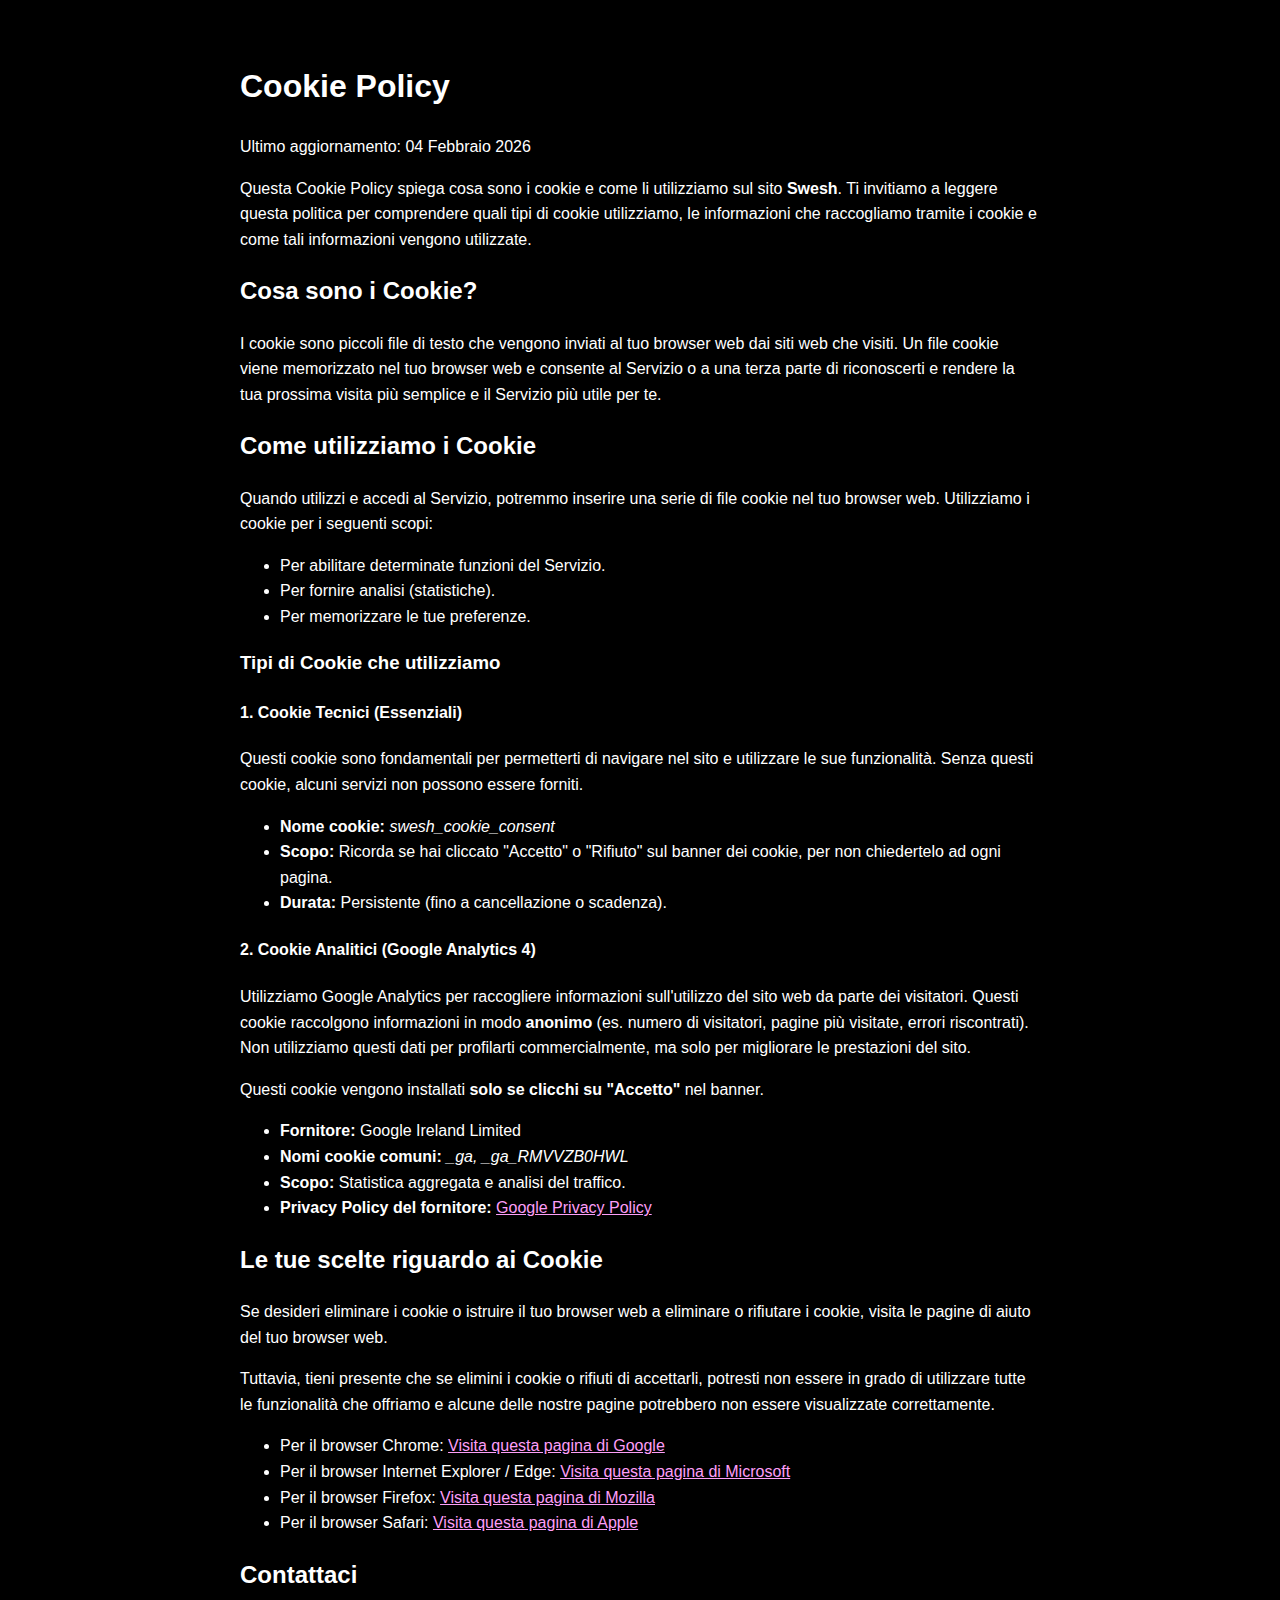
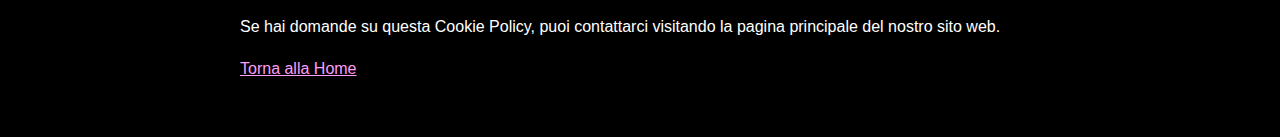
<file: cookies.html>
<!doctype html>
<html lang="it">
<head>
<meta charset="utf-8">
<title>Cookie Policy – Swesh</title>
<style>
  body{background:#000;color:#fff;font-family:Arial;padding:40px;line-height:1.6;max-width:800px;margin:auto;}
  a{color:#fd9ef8;}
</style>

<link rel="canonical" href="https://swesh.it/cookies.html">

</head>
<body>

  <h1>Cookie Policy</h1>
    <p>Ultimo aggiornamento: 04 Febbraio 2026</p>

    <p>Questa Cookie Policy spiega cosa sono i cookie e come li utilizziamo sul sito <strong>Swesh</strong>. Ti invitiamo a leggere questa politica per comprendere quali tipi di cookie utilizziamo, le informazioni che raccogliamo tramite i cookie e come tali informazioni vengono utilizzate.</p>

    <h2>Cosa sono i Cookie?</h2>
    <p>I cookie sono piccoli file di testo che vengono inviati al tuo browser web dai siti web che visiti. Un file cookie viene memorizzato nel tuo browser web e consente al Servizio o a una terza parte di riconoscerti e rendere la tua prossima visita più semplice e il Servizio più utile per te.</p>

    <h2>Come utilizziamo i Cookie</h2>
    <p>Quando utilizzi e accedi al Servizio, potremmo inserire una serie di file cookie nel tuo browser web. Utilizziamo i cookie per i seguenti scopi:</p>
    <ul>
        <li>Per abilitare determinate funzioni del Servizio.</li>
        <li>Per fornire analisi (statistiche).</li>
        <li>Per memorizzare le tue preferenze.</li>
    </ul>

    <h3>Tipi di Cookie che utilizziamo</h3>

    <h4>1. Cookie Tecnici (Essenziali)</h4>
    <p>Questi cookie sono fondamentali per permetterti di navigare nel sito e utilizzare le sue funzionalità. Senza questi cookie, alcuni servizi non possono essere forniti.</p>
    <ul>
        <li><strong>Nome cookie:</strong> <em>swesh_cookie_consent</em></li>
        <li><strong>Scopo:</strong> Ricorda se hai cliccato "Accetto" o "Rifiuto" sul banner dei cookie, per non chiedertelo ad ogni pagina.</li>
        <li><strong>Durata:</strong> Persistente (fino a cancellazione o scadenza).</li>
    </ul>

    <h4>2. Cookie Analitici (Google Analytics 4)</h4>
    <p>Utilizziamo Google Analytics per raccogliere informazioni sull'utilizzo del sito web da parte dei visitatori. Questi cookie raccolgono informazioni in modo <strong>anonimo</strong> (es. numero di visitatori, pagine più visitate, errori riscontrati). Non utilizziamo questi dati per profilarti commercialmente, ma solo per migliorare le prestazioni del sito.</p>
    <p>Questi cookie vengono installati <strong>solo se clicchi su "Accetto"</strong> nel banner.</p>
    <ul>
        <li><strong>Fornitore:</strong> Google Ireland Limited</li>
        <li><strong>Nomi cookie comuni:</strong> <em>_ga, _ga_RMVVZB0HWL</em></li>
        <li><strong>Scopo:</strong> Statistica aggregata e analisi del traffico.</li>
        <li><strong>Privacy Policy del fornitore:</strong> <a href="https://policies.google.com/privacy" target="_blank">Google Privacy Policy</a></li>
    </ul>

    <h2>Le tue scelte riguardo ai Cookie</h2>
    <p>Se desideri eliminare i cookie o istruire il tuo browser web a eliminare o rifiutare i cookie, visita le pagine di aiuto del tuo browser web.</p>
    <p>Tuttavia, tieni presente che se elimini i cookie o rifiuti di accettarli, potresti non essere in grado di utilizzare tutte le funzionalità che offriamo e alcune delle nostre pagine potrebbero non essere visualizzate correttamente.</p>

    <ul>
        <li>Per il browser Chrome: <a href="https://support.google.com/accounts/answer/32050" target="_blank">Visita questa pagina di Google</a></li>
        <li>Per il browser Internet Explorer / Edge: <a href="https://support.microsoft.com/kb/278835" target="_blank">Visita questa pagina di Microsoft</a></li>
        <li>Per il browser Firefox: <a href="https://support.mozilla.org/en-US/kb/delete-cookies-remove-info-websites-stored" target="_blank">Visita questa pagina di Mozilla</a></li>
        <li>Per il browser Safari: <a href="https://support.apple.com/guide/safari/manage-cookies-and-website-data-sfri11471/mac" target="_blank">Visita questa pagina di Apple</a></li>
    </ul>

    <h2>Contattaci</h2>
    <p>Se hai domande su questa Cookie Policy, puoi contattarci visitando la pagina principale del nostro sito web.</p>

<p><a href="index.html">Torna alla Home</a></p>
</body>
</html>
</file>
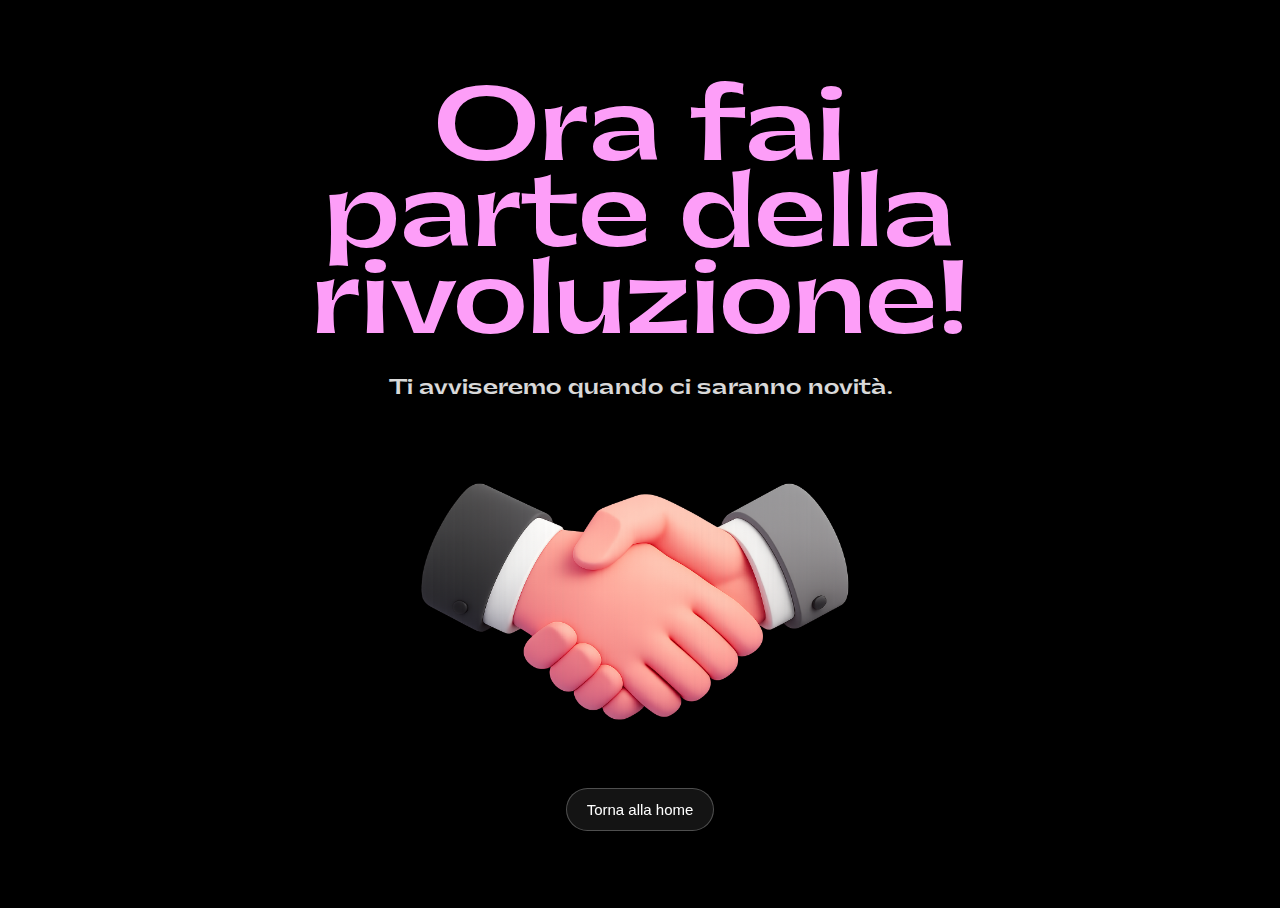
<file: grazie.html>
<!doctype html>
<html lang="it">
<head>
  <meta charset="utf-8" />
  <link rel="shortcut icon" type="image/png" href="assets/img/swesh.png"/>
  <meta name="viewport" content="width=device-width, initial-scale=1" />
  <title>Grazie!</title>

  <style>
    /* 1) Carica il font custom */
    @font-face {
      font-family: 'PPGatwick-Bold';
      src: url('assets/fonts/PPGatwick-Bold.woff2') format('woff2');
      font-weight: 700;
      font-style: normal;
      font-display: swap;
    }

    /* 2) Reset minimale + colori */
    :root{
      --pink:#fd9ef8;
      --white:#fff;
      --black:#000;
    }
    * { box-sizing: border-box; }
    html, body { height: 100%; }
    body{
      background:var(--black);
      color:var(--white);
      font-family:'PPGatwick-Bold',Arial,sans-serif;
      display:flex;
      flex-direction:column;
      justify-content:center;
      align-items:center;
      text-align:center;
      height:100vh;
      padding:20px;
    }

    /* 3) Contenitore centrale */
    .wrap {
      width: min(92vw, 1000px);
      text-align: center;
      display: flex;
      flex-direction: column;
      align-items: center;
      gap: clamp(16px, 3vw, 32px);
      padding: clamp(16px, 4vw, 48px);
    }

    /* 4) Titolo responsive con il tuo font */
    h1 {
      margin: 0;
      font-family: 'PPGatwick-Bold', system-ui, -apple-system, Segoe UI, Roboto, Arial, sans-serif;
      font-weight: 700;
      line-height: 0.90;
      letter-spacing: 0.1px;
      font-size: clamp(28px, 8vw, 96px); /* responsive */
      color: var(--pink);
      text-wrap: balance;
    }

    /* 5) Sottotitolo (facoltativo) */
    p.sub {
      margin: 0;
      opacity: 0.85;
      font-size: clamp(14px, 2.5vw, 20px);
    }

    /* 6) SVG responsive */
    .art {
      width: min(80vw, 520px);  /* scala su viewport ma con max */
      aspect-ratio: 1.6 / 1;    /* tieni forma coerente */
      display: grid;
      place-items: center;
    }
    .art svg,
    .art img {
      width: 90%;
      height: 90%;
    }

    /* 7) Pulsante ritorno (opzionale) */
    .btn{
      padding:12px 20px;
      border-radius:999px;
      border:1px solid rgba(255,255,255,.25);
      background:rgba(255,255,255,.08);
      backdrop-filter:blur(14px);
      font-size:15px;
      text-decoration:none;
      color:var(--white);
      transition:all .2s ease;
    font-family: Arial;
    }
    .btn:hover{
      transform:translateY(-2px) scale(1.03);
      color:var(--black);
      background:var(--pink);
      border-color:var(--pink);
    }
    /* Accessibilità: meno motion se l’utente lo chiede */
    @media (prefers-reduced-motion: reduce) {
      .btn { transition: none; }
    }
  </style>
</head>
<body>
  <main class="wrap" role="main">
    <h1>Ora fai parte della rivoluzione!</h1>
    <p class="sub">Ti avviseremo quando ci saranno novità.</p>

    <!-- 8) ARTE: SVG sotto la scritta -->
    <!-- Opzione A: inline SVG (modifica come vuoi i path/forme) -->
    <div class="art">
  <img src="assets/img/mani.png" alt="illustrazione" />
</div>

    <!-- Opzione B alternativa: se hai un tuo file SVG -->
    <!-- <div class="art"><img src="assets/img/tuo-disegno.svg" alt="" /></div> -->

    <a class="btn" href="index.html">Torna alla home</a>
  </main>
</body>
</html>
</file>
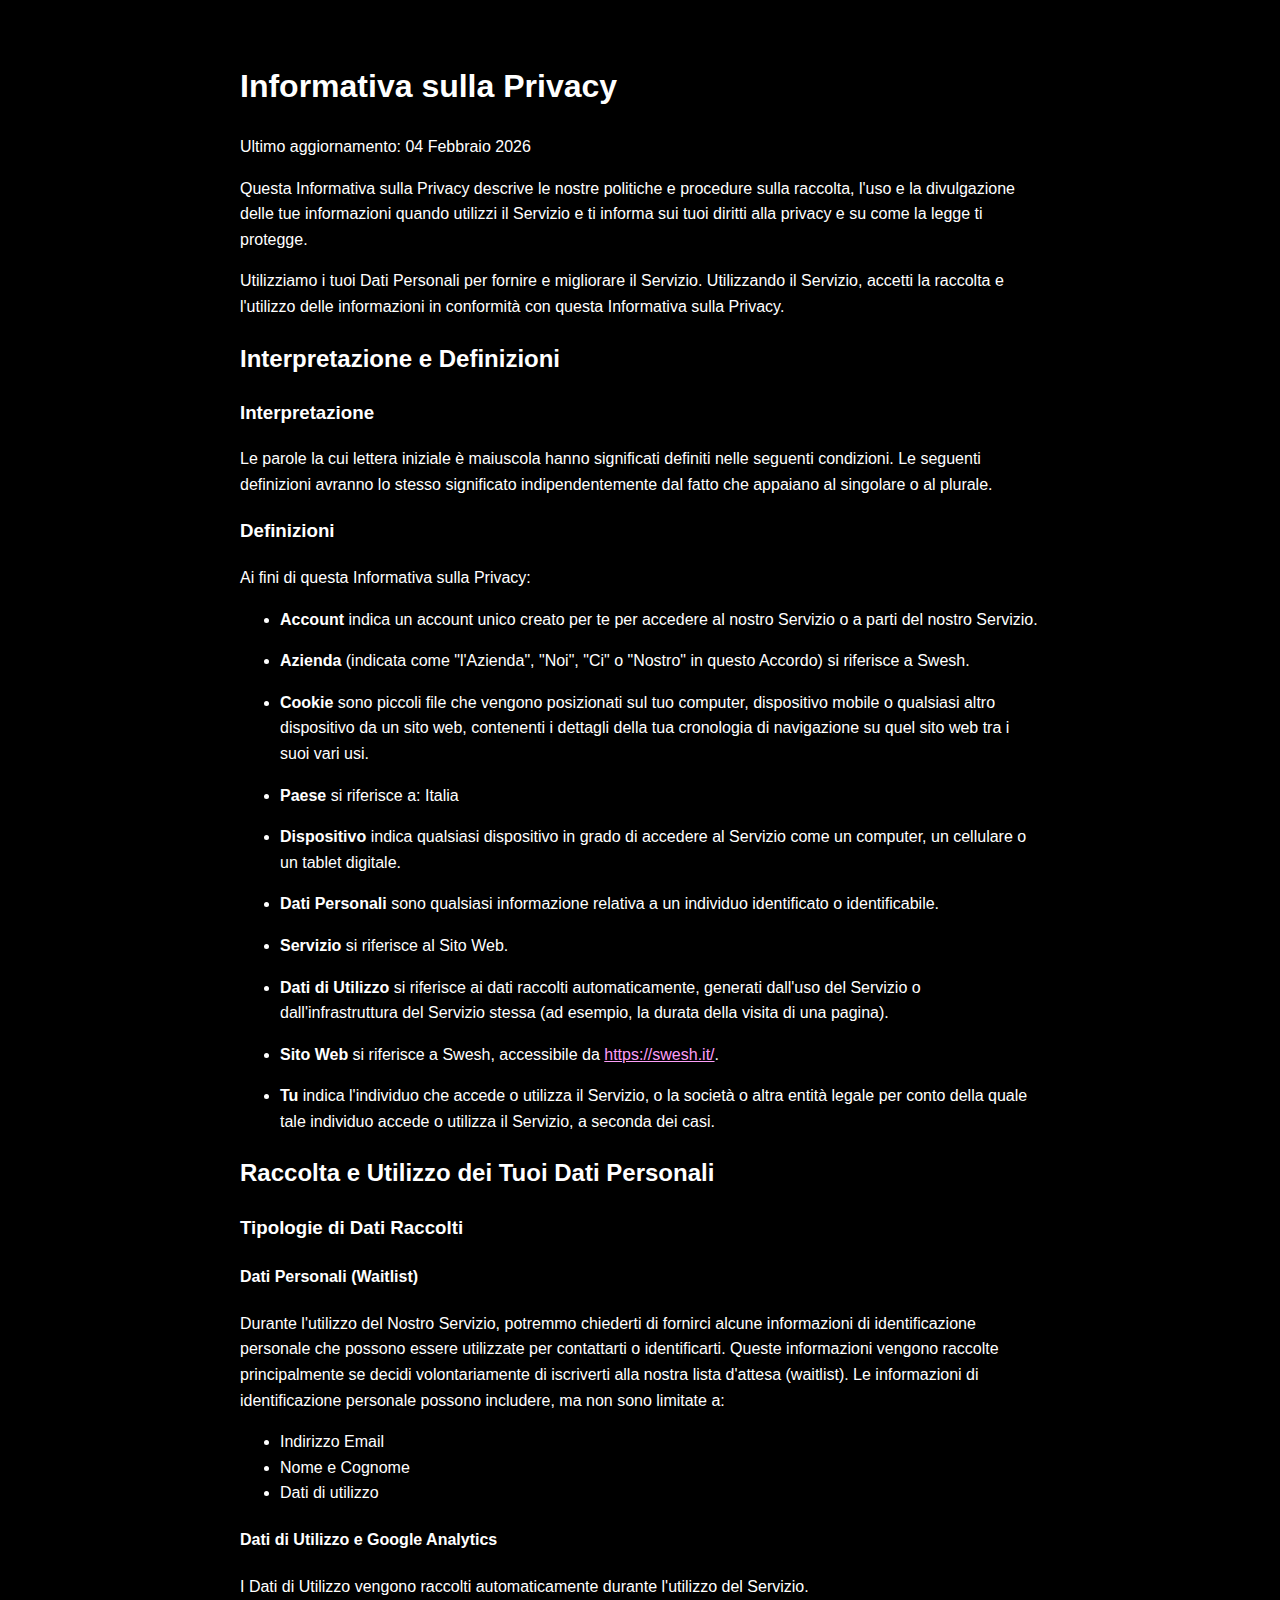
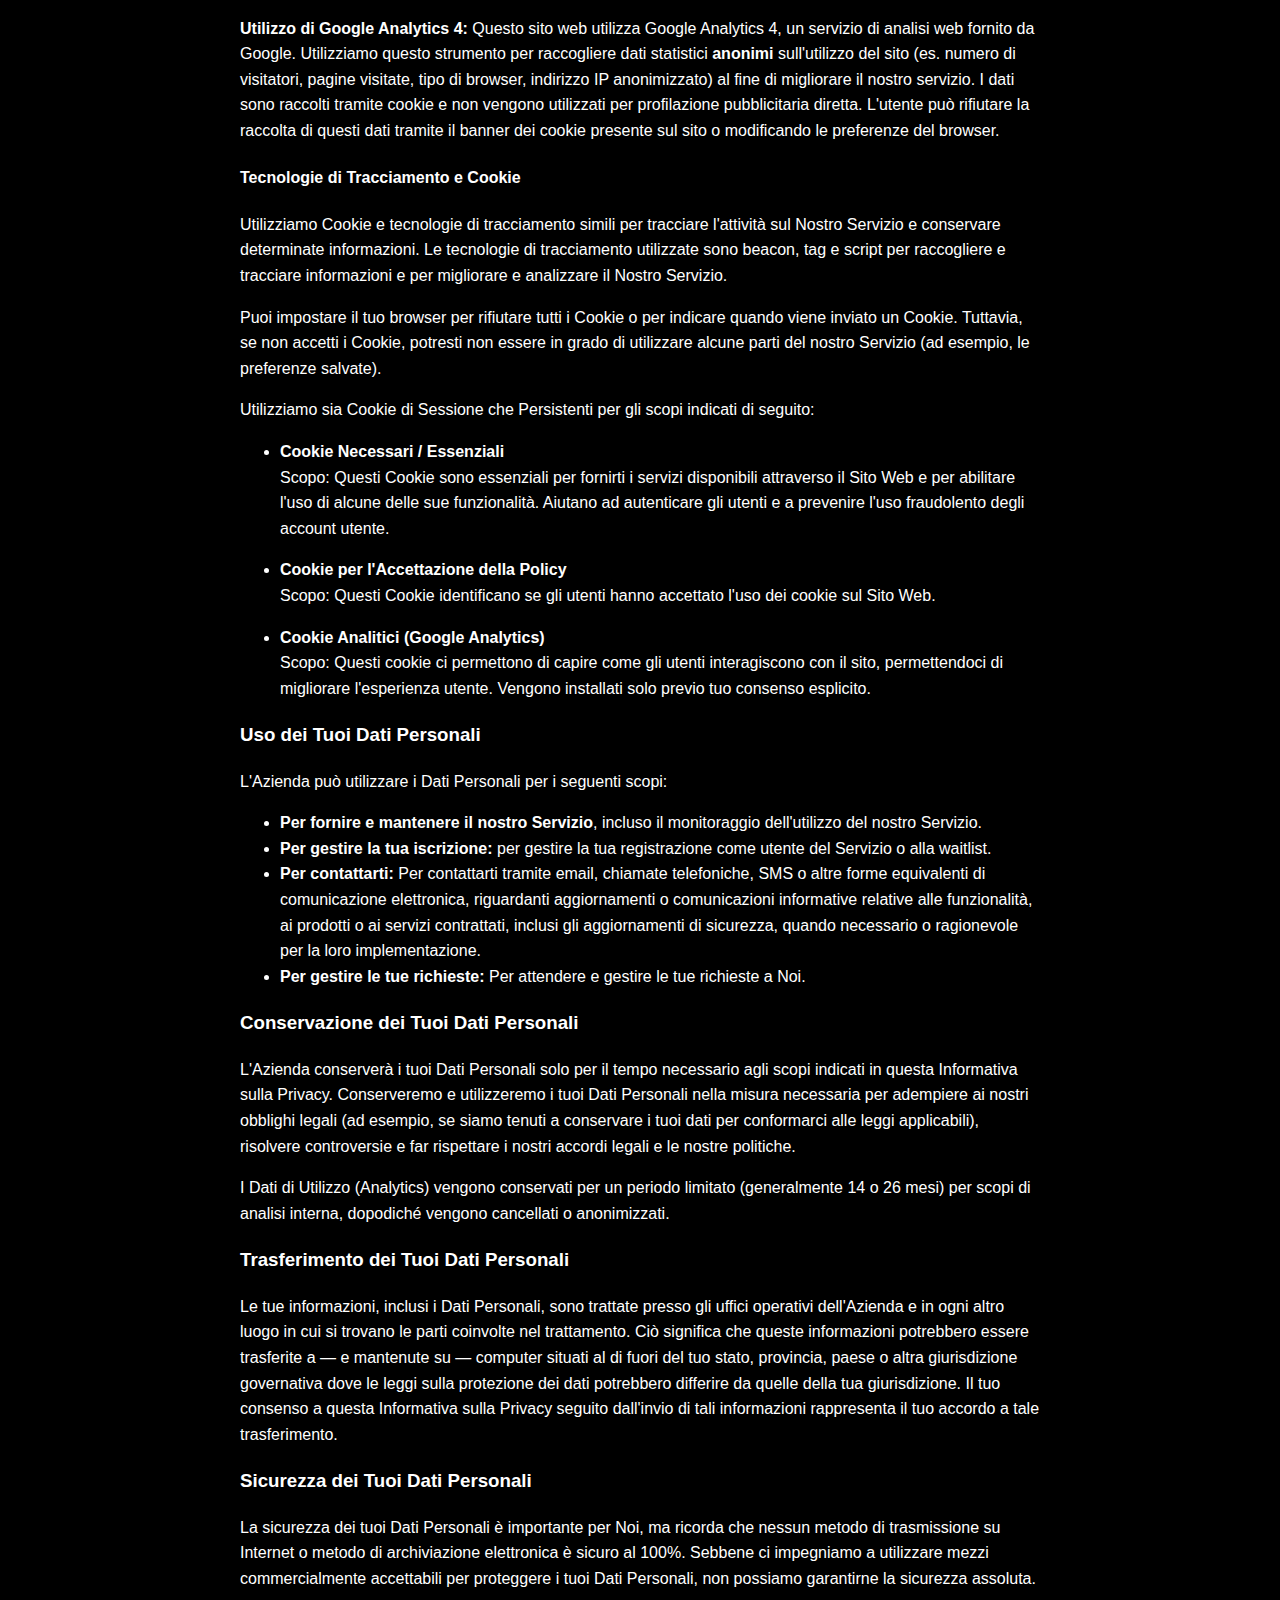
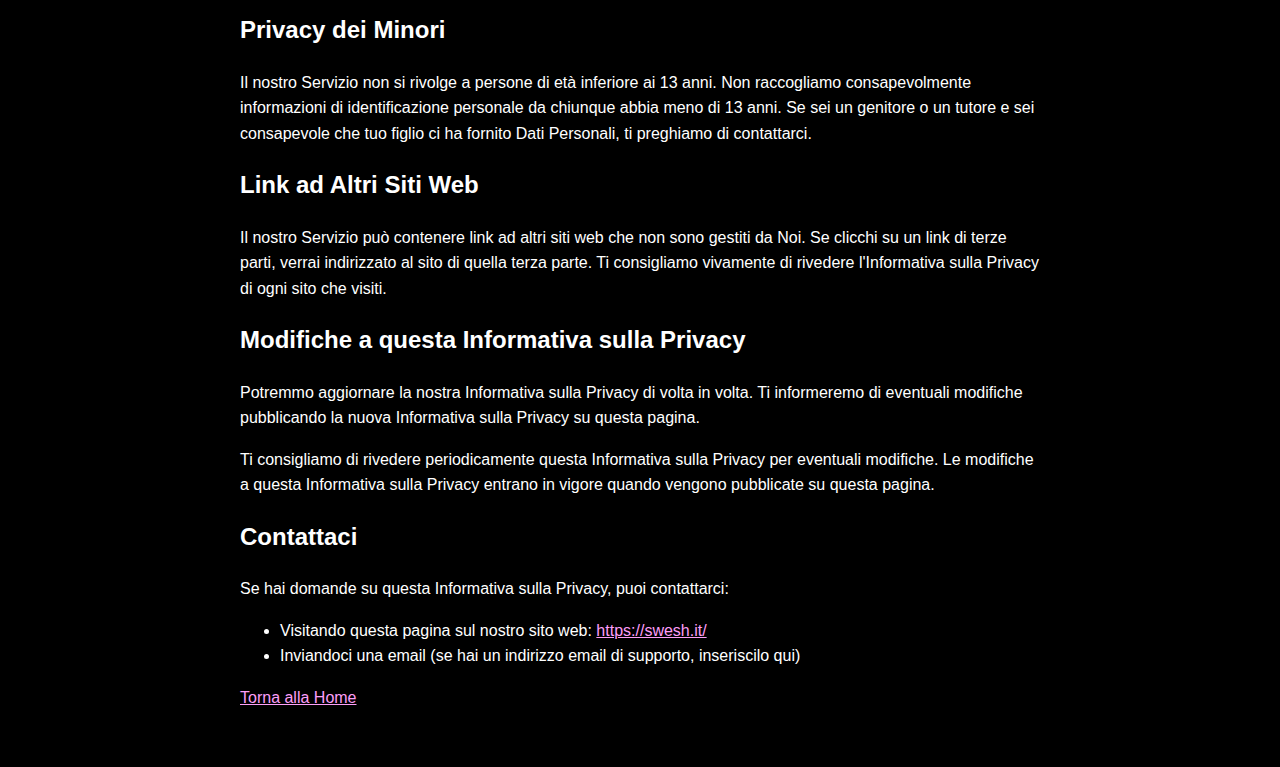
<file: privacy.html>
<!doctype html>
<html lang="it">
<head>
<meta charset="utf-8">
<title>Privacy Policy – Swesh</title>
<style>
  body{background:#000;color:#fff;font-family:Arial;padding:40px;line-height:1.6;max-width:800px;margin:auto;}
  a{color:#fd9ef8;}
</style>

<link rel="canonical" href="https://swesh.it/privacy.html">
<!-- Open Graph / Social Preview -->
<link rel="canonical" href="https://swesh.it/">




</head>

<body>

<h1>Informativa sulla Privacy</h1>
<p>Ultimo aggiornamento: 04 Febbraio 2026</p>
<p>Questa Informativa sulla Privacy descrive le nostre politiche e procedure sulla raccolta, l'uso e la divulgazione delle tue informazioni quando utilizzi il Servizio e ti informa sui tuoi diritti alla privacy e su come la legge ti protegge.</p>
<p>Utilizziamo i tuoi Dati Personali per fornire e migliorare il Servizio. Utilizzando il Servizio, accetti la raccolta e l'utilizzo delle informazioni in conformità con questa Informativa sulla Privacy.</p>

<h2>Interpretazione e Definizioni</h2>
<h3>Interpretazione</h3>
<p>Le parole la cui lettera iniziale è maiuscola hanno significati definiti nelle seguenti condizioni. Le seguenti definizioni avranno lo stesso significato indipendentemente dal fatto che appaiano al singolare o al plurale.</p>

<h3>Definizioni</h3>
<p>Ai fini di questa Informativa sulla Privacy:</p>
<ul>
<li>
<p><strong>Account</strong> indica un account unico creato per te per accedere al nostro Servizio o a parti del nostro Servizio.</p>
</li>
<li>
<p><strong>Azienda</strong> (indicata come "l'Azienda", "Noi", "Ci" o "Nostro" in questo Accordo) si riferisce a Swesh.</p>
</li>
<li>
<p><strong>Cookie</strong> sono piccoli file che vengono posizionati sul tuo computer, dispositivo mobile o qualsiasi altro dispositivo da un sito web, contenenti i dettagli della tua cronologia di navigazione su quel sito web tra i suoi vari usi.</p>
</li>
<li>
<p><strong>Paese</strong> si riferisce a: Italia</p>
</li>
<li>
<p><strong>Dispositivo</strong> indica qualsiasi dispositivo in grado di accedere al Servizio come un computer, un cellulare o un tablet digitale.</p>
</li>
<li>
<p><strong>Dati Personali</strong> sono qualsiasi informazione relativa a un individuo identificato o identificabile.</p>
</li>
<li>
<p><strong>Servizio</strong> si riferisce al Sito Web.</p>
</li>
<li>
<p><strong>Dati di Utilizzo</strong> si riferisce ai dati raccolti automaticamente, generati dall'uso del Servizio o dall'infrastruttura del Servizio stessa (ad esempio, la durata della visita di una pagina).</p>
</li>
<li>
<p><strong>Sito Web</strong> si riferisce a Swesh, accessibile da <a href="https://swesh.it/" rel="external nofollow noopener" target="_blank">https://swesh.it/</a>.</p>
</li>
<li>
<p><strong>Tu</strong> indica l'individuo che accede o utilizza il Servizio, o la società o altra entità legale per conto della quale tale individuo accede o utilizza il Servizio, a seconda dei casi.</p>
</li>
</ul>

<h2>Raccolta e Utilizzo dei Tuoi Dati Personali</h2>

<h3>Tipologie di Dati Raccolti</h3>

<h4>Dati Personali (Waitlist)</h4>
<p>Durante l'utilizzo del Nostro Servizio, potremmo chiederti di fornirci alcune informazioni di identificazione personale che possono essere utilizzate per contattarti o identificarti. Queste informazioni vengono raccolte principalmente se decidi volontariamente di iscriverti alla nostra lista d'attesa (waitlist). Le informazioni di identificazione personale possono includere, ma non sono limitate a:</p>
<ul>
<li>Indirizzo Email</li>
<li>Nome e Cognome</li>
<li>Dati di utilizzo</li>
</ul>

<h4>Dati di Utilizzo e Google Analytics</h4>
<p>I Dati di Utilizzo vengono raccolti automaticamente durante l'utilizzo del Servizio.</p>
<p><strong>Utilizzo di Google Analytics 4:</strong> Questo sito web utilizza Google Analytics 4, un servizio di analisi web fornito da Google. Utilizziamo questo strumento per raccogliere dati statistici <strong>anonimi</strong> sull'utilizzo del sito (es. numero di visitatori, pagine visitate, tipo di browser, indirizzo IP anonimizzato) al fine di migliorare il nostro servizio. I dati sono raccolti tramite cookie e non vengono utilizzati per profilazione pubblicitaria diretta. L'utente può rifiutare la raccolta di questi dati tramite il banner dei cookie presente sul sito o modificando le preferenze del browser.</p>

<h4>Tecnologie di Tracciamento e Cookie</h4>
<p>Utilizziamo Cookie e tecnologie di tracciamento simili per tracciare l'attività sul Nostro Servizio e conservare determinate informazioni. Le tecnologie di tracciamento utilizzate sono beacon, tag e script per raccogliere e tracciare informazioni e per migliorare e analizzare il Nostro Servizio.</p>
<p>Puoi impostare il tuo browser per rifiutare tutti i Cookie o per indicare quando viene inviato un Cookie. Tuttavia, se non accetti i Cookie, potresti non essere in grado di utilizzare alcune parti del nostro Servizio (ad esempio, le preferenze salvate).</p>
<p>Utilizziamo sia Cookie di Sessione che Persistenti per gli scopi indicati di seguito:</p>
<ul>
<li>
<p><strong>Cookie Necessari / Essenziali</strong><br>
Scopo: Questi Cookie sono essenziali per fornirti i servizi disponibili attraverso il Sito Web e per abilitare l'uso di alcune delle sue funzionalità. Aiutano ad autenticare gli utenti e a prevenire l'uso fraudolento degli account utente.</p>
</li>
<li>
<p><strong>Cookie per l'Accettazione della Policy</strong><br>
Scopo: Questi Cookie identificano se gli utenti hanno accettato l'uso dei cookie sul Sito Web.</p>
</li>
<li>
<p><strong>Cookie Analitici (Google Analytics)</strong><br>
Scopo: Questi cookie ci permettono di capire come gli utenti interagiscono con il sito, permettendoci di migliorare l'esperienza utente. Vengono installati solo previo tuo consenso esplicito.</p>
</li>
</ul>

<h3>Uso dei Tuoi Dati Personali</h3>
<p>L'Azienda può utilizzare i Dati Personali per i seguenti scopi:</p>
<ul>
<li><strong>Per fornire e mantenere il nostro Servizio</strong>, incluso il monitoraggio dell'utilizzo del nostro Servizio.</li>
<li><strong>Per gestire la tua iscrizione:</strong> per gestire la tua registrazione come utente del Servizio o alla waitlist.</li>
<li><strong>Per contattarti:</strong> Per contattarti tramite email, chiamate telefoniche, SMS o altre forme equivalenti di comunicazione elettronica, riguardanti aggiornamenti o comunicazioni informative relative alle funzionalità, ai prodotti o ai servizi contrattati, inclusi gli aggiornamenti di sicurezza, quando necessario o ragionevole per la loro implementazione.</li>
<li><strong>Per gestire le tue richieste:</strong> Per attendere e gestire le tue richieste a Noi.</li>
</ul>

<h3>Conservazione dei Tuoi Dati Personali</h3>
<p>L'Azienda conserverà i tuoi Dati Personali solo per il tempo necessario agli scopi indicati in questa Informativa sulla Privacy. Conserveremo e utilizzeremo i tuoi Dati Personali nella misura necessaria per adempiere ai nostri obblighi legali (ad esempio, se siamo tenuti a conservare i tuoi dati per conformarci alle leggi applicabili), risolvere controversie e far rispettare i nostri accordi legali e le nostre politiche.</p>
<p>I Dati di Utilizzo (Analytics) vengono conservati per un periodo limitato (generalmente 14 o 26 mesi) per scopi di analisi interna, dopodiché vengono cancellati o anonimizzati.</p>

<h3>Trasferimento dei Tuoi Dati Personali</h3>
<p>Le tue informazioni, inclusi i Dati Personali, sono trattate presso gli uffici operativi dell'Azienda e in ogni altro luogo in cui si trovano le parti coinvolte nel trattamento. Ciò significa che queste informazioni potrebbero essere trasferite a — e mantenute su — computer situati al di fuori del tuo stato, provincia, paese o altra giurisdizione governativa dove le leggi sulla protezione dei dati potrebbero differire da quelle della tua giurisdizione. Il tuo consenso a questa Informativa sulla Privacy seguito dall'invio di tali informazioni rappresenta il tuo accordo a tale trasferimento.</p>

<h3>Sicurezza dei Tuoi Dati Personali</h3>
<p>La sicurezza dei tuoi Dati Personali è importante per Noi, ma ricorda che nessun metodo di trasmissione su Internet o metodo di archiviazione elettronica è sicuro al 100%. Sebbene ci impegniamo a utilizzare mezzi commercialmente accettabili per proteggere i tuoi Dati Personali, non possiamo garantirne la sicurezza assoluta.</p>

<h2>Privacy dei Minori</h2>
<p>Il nostro Servizio non si rivolge a persone di età inferiore ai 13 anni. Non raccogliamo consapevolmente informazioni di identificazione personale da chiunque abbia meno di 13 anni. Se sei un genitore o un tutore e sei consapevole che tuo figlio ci ha fornito Dati Personali, ti preghiamo di contattarci.</p>

<h2>Link ad Altri Siti Web</h2>
<p>Il nostro Servizio può contenere link ad altri siti web che non sono gestiti da Noi. Se clicchi su un link di terze parti, verrai indirizzato al sito di quella terza parte. Ti consigliamo vivamente di rivedere l'Informativa sulla Privacy di ogni sito che visiti.</p>

<h2>Modifiche a questa Informativa sulla Privacy</h2>
<p>Potremmo aggiornare la nostra Informativa sulla Privacy di volta in volta. Ti informeremo di eventuali modifiche pubblicando la nuova Informativa sulla Privacy su questa pagina.</p>
<p>Ti consigliamo di rivedere periodicamente questa Informativa sulla Privacy per eventuali modifiche. Le modifiche a questa Informativa sulla Privacy entrano in vigore quando vengono pubblicate su questa pagina.</p>

<h2>Contattaci</h2>
<p>Se hai domande su questa Informativa sulla Privacy, puoi contattarci:</p>
<ul>
<li>Visitando questa pagina sul nostro sito web: <a href="https://swesh.it/" rel="external nofollow noopener" target="_blank">https://swesh.it/</a></li>
<li>Inviandoci una email (se hai un indirizzo email di supporto, inseriscilo qui)</li>
</ul>

<p><a href="index.html">Torna alla Home</a></p>
</body>
</html>
</file>
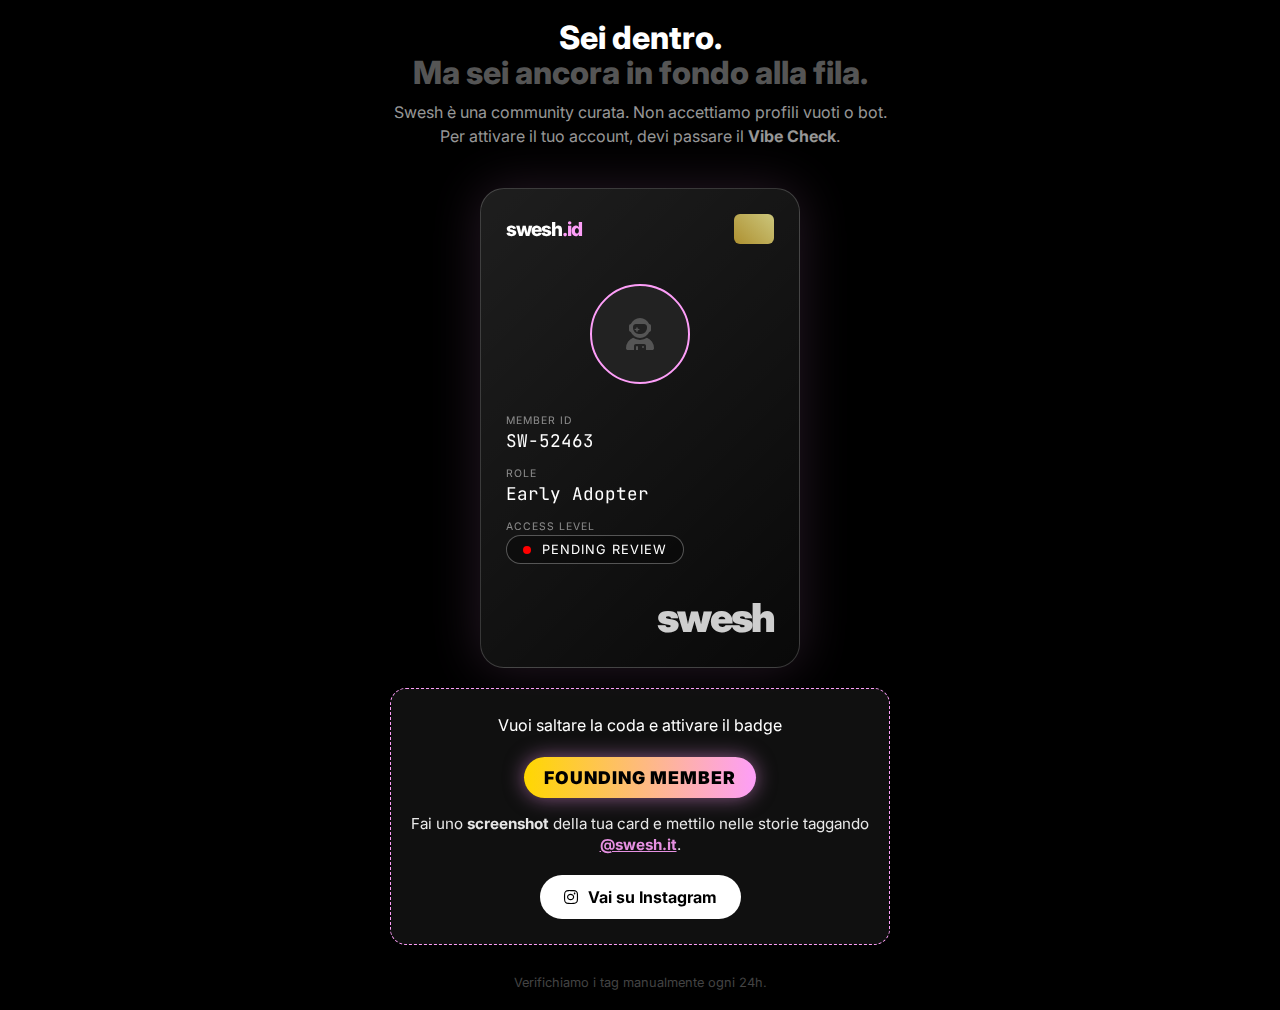
<file: thankyou.html>
<!DOCTYPE html>
<html lang="it">
<head>
    <meta charset="UTF-8">
    <meta name="viewport" content="width=device-width, initial-scale=1.0">
    <title>Swesh ID - Activation</title>
    
    <link rel="preconnect" href="https://fonts.googleapis.com">
    <link rel="preconnect" href="https://fonts.gstatic.com" crossorigin>
    <link href="https://fonts.googleapis.com/css2?family=Inter:wght@400;600;800&family=JetBrains+Mono:wght@700&display=swap" rel="stylesheet">
    <link rel="stylesheet" href="https://cdnjs.cloudflare.com/ajax/libs/font-awesome/6.5.2/css/all.min.css"/>

    <style>
        :root {
            --brand: #fd9ef8;
            --bg: #000000;
            --glass: rgba(255, 255, 255, 0.1);
            --border: rgba(255, 255, 255, 0.2);
            --mono: 'JetBrains Mono', monospace;
        }

        * { box-sizing: border-box; margin: 0; padding: 0; }

        body {
            background-color: var(--bg);
            color: #fff;
            font-family: 'Inter', sans-serif;
            display: flex;
            flex-direction: column;
            align-items: center;
            justify-content: center;
            min-height: 100vh;
            padding: 20px;
            overflow-x: hidden;
        }

        .container {
            max-width: 500px;
            width: 100%;
            text-align: center;
        }

        /* TESTI */
        h1 { font-size: 2rem; font-weight: 800; margin-bottom: 10px; line-height: 1.1; }
        p.subtitle { color: rgba(255,255,255,0.6); margin-bottom: 40px; font-size: 1rem; line-height: 1.5; }

        /* --- LA CARD SWESH ID --- */
        .id-card-wrapper {
            perspective: 1000px;
            margin-bottom: 40px;
            display: flex; justify-content: center;
        }

        .swesh-id-card {
            width: 320px;
            height: 480px;
            background: linear-gradient(135deg, rgba(255,255,255,0.1), rgba(255,255,255,0.02));
            border: 1px solid rgba(255,255,255,0.2);
            border-radius: 24px;
            position: relative;
            padding: 25px;
            text-align: left;
            box-shadow: 0 0 50px rgba(253, 158, 248, 0.15);
            backdrop-filter: blur(20px);
            overflow: hidden;
            transition: transform 0.5s;
            animation: float 6s ease-in-out infinite;
        }

        /* Effetto Olografico */
        .swesh-id-card::before {
            content: ''; position: absolute; top:0; left:0; width:100%; height:100%;
            background: url('[data-uri]');
            opacity: 0.3; z-index: -1;
        }

        /* Elementi della Card */
        .card-header { display: flex; justify-content: space-between; align-items: center; margin-bottom: 40px; }
        .card-logo { font-weight: 800; font-size: 1.2rem; letter-spacing: -1px; }
        .card-chip { width: 40px; height: 30px; background: linear-gradient(45deg, #d4af37, #f9f295); border-radius: 6px; opacity: 0.8; }

        .member-photo {
            width: 100px; height: 100px;
            background: #222; border-radius: 50%;
            margin: 0 auto 30px auto;
            border: 2px solid var(--brand);
            display: flex; align-items: center; justify-content: center;
            font-size: 2rem; color: #555;
        }

        .member-info { margin-bottom: 30px; }
        .info-label { font-size: 0.65rem; text-transform: uppercase; color: rgba(255,255,255,0.5); letter-spacing: 1px; margin-bottom: 2px; }
        .info-value { font-family: var(--mono); font-size: 1.1rem; color: #fff; margin-bottom: 15px; }

        .status-badge {
            display: inline-block;
            padding: 6px 16px;
            border: 1px solid rgba(255, 255, 255, 0.3);
            border-radius: 50px;
            font-size: 0.8rem;
            text-transform: uppercase;
            letter-spacing: 1px;
            background: rgba(0,0,0,0.3);
        }
        .blinking-dot { display:inline-block; width:8px; height:8px; background:red; border-radius:50%; margin-right:6px; animation: blink 1s infinite; }

        /* --- ISTRUZIONI & BADGE FOUNDING MEMBER --- */
        .action-box {
            background: rgba(20,20,20,0.8);
            border: 1px dashed var(--brand);
            border-radius: 16px;
            padding: 25px 20px;
            margin-top: -20px;
            position: relative;
            z-index: 10;
        }

        .step-text { font-size: 1rem; margin-bottom: 5px; line-height: 1.4; }
        
        /* STILE SPECIALE PER IL BADGE FOUNDING MEMBER */
        .founding-badge-shine {
            display: inline-block;
            background: linear-gradient(90deg, #FFD700, #fd9ef8, #FFD700);
            background-size: 200% auto;
            color: #000;
            font-weight: 900;
            font-size: 1.1rem;
            padding: 10px 20px;
            border-radius: 50px;
            margin: 15px 0;
            text-transform: uppercase;
            letter-spacing: 1px;
            box-shadow: 0 0 20px rgba(253, 158, 248, 0.5);
            animation: shine 3s linear infinite;
        }

        .highlight { color: var(--brand); font-weight: 700; text-decoration: underline; }
        
        .insta-btn {
            display: inline-flex; align-items: center; gap: 10px;
            background: #fff; color: #000;
            padding: 12px 24px; border-radius: 50px;
            font-weight: 700; text-decoration: none;
            transition: 0.3s;
            margin-top: 15px;
        }
        .insta-btn:hover { transform: scale(1.05); box-shadow: 0 0 20px rgba(255,255,255,0.3); }

        @keyframes float { 0% { transform: translateY(0px) rotate(0deg); } 50% { transform: translateY(-15px) rotate(1deg); } 100% { transform: translateY(0px) rotate(0deg); } }
        @keyframes blink { 0% { opacity: 1; } 50% { opacity: 0.4; } 100% { opacity: 1; } }
        @keyframes shine { to { background-position: 200% center; } }
    </style>
</head>
<body>

    <div class="container">
        
        <h1>Sei dentro. <br><span style="color:#555">Ma sei ancora in fondo alla fila.</span></h1>
        <p class="subtitle">
            Swesh è una community curata. Non accettiamo profili vuoti o bot.
            Per attivare il tuo account, devi passare il <strong>Vibe Check</strong>.
        </p>

        <div class="id-card-wrapper">
            <div class="swesh-id-card" id="sweshCard">
                
                <div class="card-header">
                    <div class="card-logo">swesh<span style="color:var(--brand)">.id</span></div>
                    <div class="card-chip"></div>
                </div>

                <div class="member-photo">
                    <i class="fa-solid fa-user-astronaut"></i>
                </div>

                <div class="member-info">
                    <div class="info-label">Member ID</div>
                    <div class="info-value" id="randomID">Wait...</div>

                    <div class="info-label">Role</div>
                    <div class="info-value">Early Adopter</div>

                    <div class="info-label">Access Level</div>
                    <div class="status-badge">
                        <span class="blinking-dot"></span> PENDING REVIEW
                    </div>
                </div>

                <div style="position:absolute; bottom:25px; right:25px; opacity:0.8; font-size:2.5rem; font-weight:900; letter-spacing:-2px; color:#fff;">
                    swesh
                </div>

            </div>
        </div>

        <div class="action-box">
            <p class="step-text">
                Vuoi saltare la coda e attivare il badge
            </p>
            
            <div class="founding-badge-shine">
                 FOUNDING MEMBER
            </div>

            <p class="step-text" style="font-size: 0.95rem; opacity: 0.9;">
                Fai uno <strong>screenshot</strong> della tua card e mettilo nelle storie taggando <span class="highlight">@swesh.it</span>.
            </p>

            <a href="https://instagram.com/swesh.it" target="_blank" class="insta-btn">
                <i class="fa-brands fa-instagram"></i> Vai su Instagram
            </a>
        </div>
        
        <p style="margin-top: 30px; font-size: 0.8rem; color: #444;">
            Verifichiamo i tag manualmente ogni 24h.
        </p>

    </div>

    <script>
        document.addEventListener("DOMContentLoaded", function() {
            const randomNum = Math.floor(10000 + Math.random() * 90000);
            document.getElementById("randomID").innerText = "SW-" + randomNum;
        });
    </script>

</body>
</html>
</file>
<file: assets/css/style.css>
/* ---------------------------------------------------
   FONT
--------------------------------------------------- */
@font-face {
  font-family: 'Panchang-Bold';
  src: url('../fonts/Panchang-Bold.otf') format('truetype');
  font-weight: 700;
  font-style: normal;
  font-display: swap;
}



/* ---------------------------------------------------
   ROOT / GLOBAL
--------------------------------------------------- */
:root {
  --pink: #fd9ef8;
  --black: #000;
  --white: #fff;
}

/* scroll + comportamento */
html {
  scroll-behavior: smooth;
  scrollbar-gutter: stable;
  margin: 0;
  padding: 0;
  font-family: sans-serif;
  background-color: #000;      /* 👈 torna tutto nero di base */
  overflow-x: hidden;
}

/* corpo pagina */
body {
  margin: 0;
  padding-top: 64px;           /* spazio per la navbar fissa */
  background-color: #000;
}




.hidden {
  display: none;
}

/* link base */
a {
  display: inline-block;
  margin-top: 10px;
  font-size: 30px;
  color: #fff;
  text-decoration: none;
}

/* container generico */
.container {
  padding: 50px;
  text-align: center;
}

/* ---------------------------------------------------
   SCROLLBAR PERSONALIZZATA
--------------------------------------------------- */

/* WebKit (Chrome, Safari, mobile) */
*::-webkit-scrollbar {
  width: 8px;
}

*::-webkit-scrollbar-track {
  background: #222;
}

*::-webkit-scrollbar-thumb {
  background: #555;
  border-radius: 4px;
}

*::-webkit-scrollbar-thumb:hover {
  background: #666;
}

/* Firefox */
* {
  scrollbar-width: thin;
  scrollbar-color: #555 #222;
}

/* ---------------------------------------------------
   NAVBAR
--------------------------------------------------- */



/* ---------------------------------------------------
   HERO (HOME)
--------------------------------------------------- */

.hero {
  background-color: #000;
  padding: 250px 0;
  text-align: center;
  position: relative;
  overflow: hidden;
}

.hero h1 {
  font-size: 100px;
  font-weight: 100;
  margin-bottom: 10px;
  color: #fd9ef8;
  font-family: 'Panchang-Bold';
}

.hero h2 {
  font-size: 24px;
  margin-bottom: 30px;
  color: #fff;
  font-family: 'Panchang-Bold';
}

.hero p {
  max-width: 700px;
  margin: 0 auto 40px;
  font-size: 18px;
  line-height: 1.6;
}

.cta-button {
  display: inline-block;
  background-color: #000;
  color: #fd9ef8;
  padding: 15px 15px;
  font-size: 14px;
  border-radius: 30px;
  text-decoration: none;
  transition: background-color 0.3s ease, transform 0.2s ease;
}

.cta-button:hover {
  background-color: #222;
  transform: scale(1.05);
}

/* Mobile hero */
@media (max-width: 768px) {
  .hero {
    padding: 305px 20px;
  }

  .hero h1 {
    font-size: 75px;
  }

  .hero h2 {
    font-size: 20px;
  }

  .hero p {
    font-size: 16px;
  }

  .cta-button {
    font-size: 14px;
    padding: 12px 28px;
  }
}

/* ---------------------------------------------------
   ANIMAZIONI TESTO HERO
--------------------------------------------------- */

@keyframes slideUp {
  0% {
    opacity: 0;
    transform: translateY(40px);
  }

  100% {
    opacity: 1;
    transform: translateY(0);
  }
}

@keyframes fadeIn {
  0% {
    opacity: 0;
  }

  100% {
    opacity: 1;
  }
}

.animate-slide-up {
  animation: slideUp 1.2s ease-out forwards;
  animation-delay: 0.2s;
}

.animate-fade {
  opacity: 0;
  animation: fadeIn 1s ease-in forwards;
}

.delay-1 {
  animation-delay: 0.5s;
}

.delay-2 {
  animation-delay: 1s;
}



/* --- OVERLAY (animazioni come prima, ma senza bordino e sopra la navbar) --- */

/* Visione: da SINISTRA → al centro */
@keyframes slideInFromLeft {
  0%   { transform: translateX(-100%); }
  100% { transform: translateX(0); }
}

/* Home: dal BASSO → al centro */
@keyframes slideInFromBottom {
  0%   { transform: translateY(100%); }
  100% { transform: translateY(0); }
}

/* Apertura pagina: dal centro → a DESTRA */
@keyframes slideOutToRight {
  0%   { transform: translateX(0); }
  100% { transform: translateX(100%); }
}

/* Overlay leggermente PIÙ GRANDE dello schermo e sopra la navbar */
.overlay {
  background-color: #fd9ef8;
  position: fixed;

  /* la facciamo “più grossa” di qualche px per mangiarsi il bordino */
  top: -2px;
  left: -2px;
  width: calc(100vw + 4px);
  height: calc(100vh + 4px);

  z-index: 9999;          /* 👉 sopra la navbar (che è z-index: 100) */
  pointer-events: none;
  transform: translateX(0);
}











/* ---------------------------------------------------
   SEZIONI TESTUALI EXTRA
--------------------------------------------------- */

#sw {
  font-family: 'Panchang-Bold';
  color: #fd9ef8;
}

#soluzione .content {
  background-color: #000;
}

#funziona {
  background-color: #000;
}

#funziona .content {
  max-width: 1000px;
  text-align: center;
}

.x {
  color: #fd9ef8;
  font-family: '';
  font-size: 25rem;
  font-weight: bold;
}















/* ---------------------------------------------------
   SOLUZIONE SECTION (CARD GRANDE)
--------------------------------------------------- */

.soluzione-section {
  padding: 3rem 2rem;
  display: flex;
  justify-content: center;
  align-items: center;
}

.soluzione-card {
  width: 100%;
  max-width: 1500px;
  background: linear-gradient(
    135deg,
    rgba(253, 158, 248, 0.25),
    rgba(255, 255, 255, 0.05)
  );
  border: 1px solid rgba(255, 255, 255, 0.2);
  backdrop-filter: blur(14px);
  -webkit-backdrop-filter: blur(14px);
  border-radius: 24px;
  padding: 1.2rem;
  color: white;
  box-shadow: 0 10px 30px rgba(0, 0, 0, 0.4);
  position: relative;
}

.centered-title {
  justify-content: center;
  text-align: center;
  font-size: 3.5rem;
  font-weight: bold;
  margin-bottom: 2rem;
  gap: 12px;
  color: #fd9ef8;
  text-transform: uppercase;
  font-family: 'Panchang-Bold';
}

.soluzione-content {
  display: flex;
  flex-wrap: wrap;
  gap: 3rem;
  align-items: flex-start;
}

.soluzione-img img {
  width: 325px;
}

/* immagine finale centrata */
.centered-img {
  display: flex;
  justify-content: center;
  margin-top: 3rem;
}

.soluzione-text-wrapper {
  display: flex;
  flex: 1;
  justify-content: space-between;
  flex-wrap: wrap;
  gap: 2rem;
  min-width: 300px;
}

.soluzione-text {
  flex: 1;
  min-width: 250px;
}

.soluzione-description {
  font-size: 1.2rem;
  line-height: 1.8;
  margin-bottom: 2rem;
  font-family: 'Intro';
  max-width: 700px;
  text-align: center;
}

.soluzione-list {
  list-style: none;
  padding: 0;
  margin: 0;
  flex: 1;
  min-width: 220px;
}

/* lista emoji centrata */
.centered-list {
  list-style: none;
  padding: 0;
  margin: 0 auto;
  display: flex;
  flex-direction: column;
  align-items: center;
  gap: 1.5rem;
}

.centered-list li {
  display: flex;
  align-items: center;
  gap: 1rem;
  font-size: 1.8rem;
  text-transform: uppercase;
  color: white;
  font-family: 'Intro';
}

.centered-wrapper {
  display: flex;
  flex-direction: column;
  align-items: center;
  text-align: center;
}

.titolo {
  font-family: 'Panchang-Bold';
}

.no-bg {
  background: transparent;
  display: inline-block;
}

/* scroll arrow soluzione */
.scroll-arrow {
  display: flex;
  justify-content: center;
  align-items: center;
  margin: 2rem auto 0;
  background: none !important;
  border: none !important;
  box-shadow: none !important;
  width: 100%;
  cursor: pointer;
  animation: bounce 2s infinite;
  color: #000;
}

.scroll-arrow svg {
  fill: #fd9ef8 !important;
  background: none !important;
  display: block;
  width: 40px;
  height: 40px;
}

@keyframes bounce {
  0%,
  100% {
    transform: translateY(0);
  }

  50% {
    transform: translateY(8px);
  }
}

@media (max-width: 768px) {
  .scroll-arrow {
    display: none !important;
  }

  .soluzione-content {
    flex-direction: column;
    align-items: center;
  }

  .soluzione-img-inline {
    justify-content: center;
  }

  .soluzione-text {
    align-items: center;
    text-align: center;
  }

  .soluzione-list-centered {
    align-items: center;
    text-align: center;
  }
}

@media (max-width: 900px) {
  .soluzione-content {
    flex-direction: column;
    align-items: center;
  }

  .soluzione-text-wrapper {
    flex-direction: column;
    align-items: center;
    text-align: center;
  }

  .soluzione-list li {
    justify-content: center;
  }
}

/* ---------------------------------------------------
   NOTIFY SECTION
--------------------------------------------------- */



/* ---------------------------------------------------
   COOKIE BANNER
--------------------------------------------------- */

.cookie-banner {
  position: fixed;
  bottom: 24px;
  left: 50%;
  transform: translateX(-50%);
  background: rgba(255, 255, 255, .08);
  backdrop-filter: blur(14px);
  border: 1px solid rgba(255, 255, 255, .25);
  color: var(--white);
  padding: 24px 28px;
  border-radius: 28px;
  max-width: min(92vw, 640px);
  display: grid;
  gap: 18px;
  z-index: 99999;
  box-shadow: 0 12px 40px rgba(0, 0, 0, .6);
  font-size: 16px;
}

.cookie-banner.hidden {
  display: none;
}

.cookie-text {
  margin: 0;
  line-height: 1.35;
  font-weight: 500;
}

.cookie-btns {
  display: flex;
  gap: 16px;
  flex-wrap: wrap;
  justify-content: center;
}

.cookie-btn {
  cursor: pointer;
  padding: 12px 24px;
  border-radius: 999px;
  border: 1px solid rgba(255, 255, 255, .2);
  background: rgba(255, 255, 255, .1);
  color: var(--white);
  font-weight: 600;
  transition: all .2s ease;
}

.cookie-btn.accept {
  background: var(--pink);
  border-color: var(--pink);
  color: var(--black);
}

.cookie-btn:hover {
  transform: translateY(-2px) scale(1.04);
}

.cookie-link {
  font-size: 14px;
  color: var(--pink);
  text-decoration: none;
  opacity: .85;
}

.cookie-link:hover {
  opacity: 1;
  text-decoration: underline;
}









/* ============================================
   MOD RESPONSIVE GLOBALE (SWESH)
   ============================================ */

/* hero / navbar / container più morbidi su tablet */
@media (max-width: 1024px) {
  .hero {
    padding: 200px 24px;
  }
}

/* layout generale per mobile / tablet */
@media (max-width: 768px) {
  html {
    font-size: 15px;
  }

  body {
    padding-top: 56px; /* navbar un filo più bassa su mobile */
  }

  .navbar {
    height: 56px;
    padding: 12px 16px;
  }

  .logo {
    font-size: 24px;
  }

  .hero {
    padding: 180px 16px;
  }

  .hero h1 {
    font-size: 40px;
  }

  .hero h2 {
    font-size: 18px;
  }

  /* container più stretto sui lati */
  .container {
    padding: 32px 16px;
  }

  /* footer più compatto e a colonna */
  .footer {
    padding: 32px 16px;
    margin: 16px 8px;
  }

  .footer-top {
    flex-direction: column;
    align-items: flex-start;
    gap: 20px;
  }

  .footer-links {
    flex-direction: column;
    gap: 16px;
  }
}

/* schermi molto piccoli (iPhone piccoli, Android base) */
@media (max-width: 480px) {
  html {
    font-size: 14px;
  }

  .hero {
    padding: 140px 12px 180px;
  }

  .hero h1 {
    font-size: 32px;
  }

  .hero h2 {
    font-size: 18px;
  }

  .cta-button {
    width: 100%;
    max-width: 260px;
  }
}

/* Fix "X" gigante che sfora su mobile */
.x {
  font-size: clamp(6rem, 25vw, 25rem);
}

/* Team cards: nessun overflow orizzontale su mobile */
@media (max-width: 600px) {
  .team-startup .team-card {
    max-width: 100% !important;
    flex: 0 0 100% !important;
  }
}















/* HERO A SCHERMO INTERO SU MOBILE E TABLET */
@media (max-width: 1024px) {
  .hero {
    height: 100vh;
    padding-top: 0 !important;
    padding-bottom: 0 !important;

    /* per centrare tutto verticalmente */
    display: flex;
    flex-direction: column;
    justify-content: center;
  }
}





/* ============================================
   HERO A SCHERMO INTERO (TENENDO CONTO NAVBAR)
   ============================================ */

/* Mobile: navbar alta 56px (media query che hai già) */
@media (max-width: 768px) {
  body .hero {
    height: auto !important;                     /* annulla il vecchio 100vh */
    min-height: calc(100vh - 56px);              /* schermo - navbar */
    padding-top: 24px !important;
    padding-bottom: 24px !important;
    display: flex;
    flex-direction: column;
    justify-content: center;                     /* centri il contenuto */
  }
}

/* Tablet (iPad, ecc.): navbar 64px */
@media (min-width: 769px) and (max-width: 1024px) {
  body .hero {
    height: auto !important;                     /* annulla il vecchio 100vh */
    min-height: calc(100vh - 64px);              /* schermo - navbar */
    padding-top: 40px !important;
    padding-bottom: 40px !important;
    display: flex;
    flex-direction: column;
    justify-content: center;
  }
}
</file>
